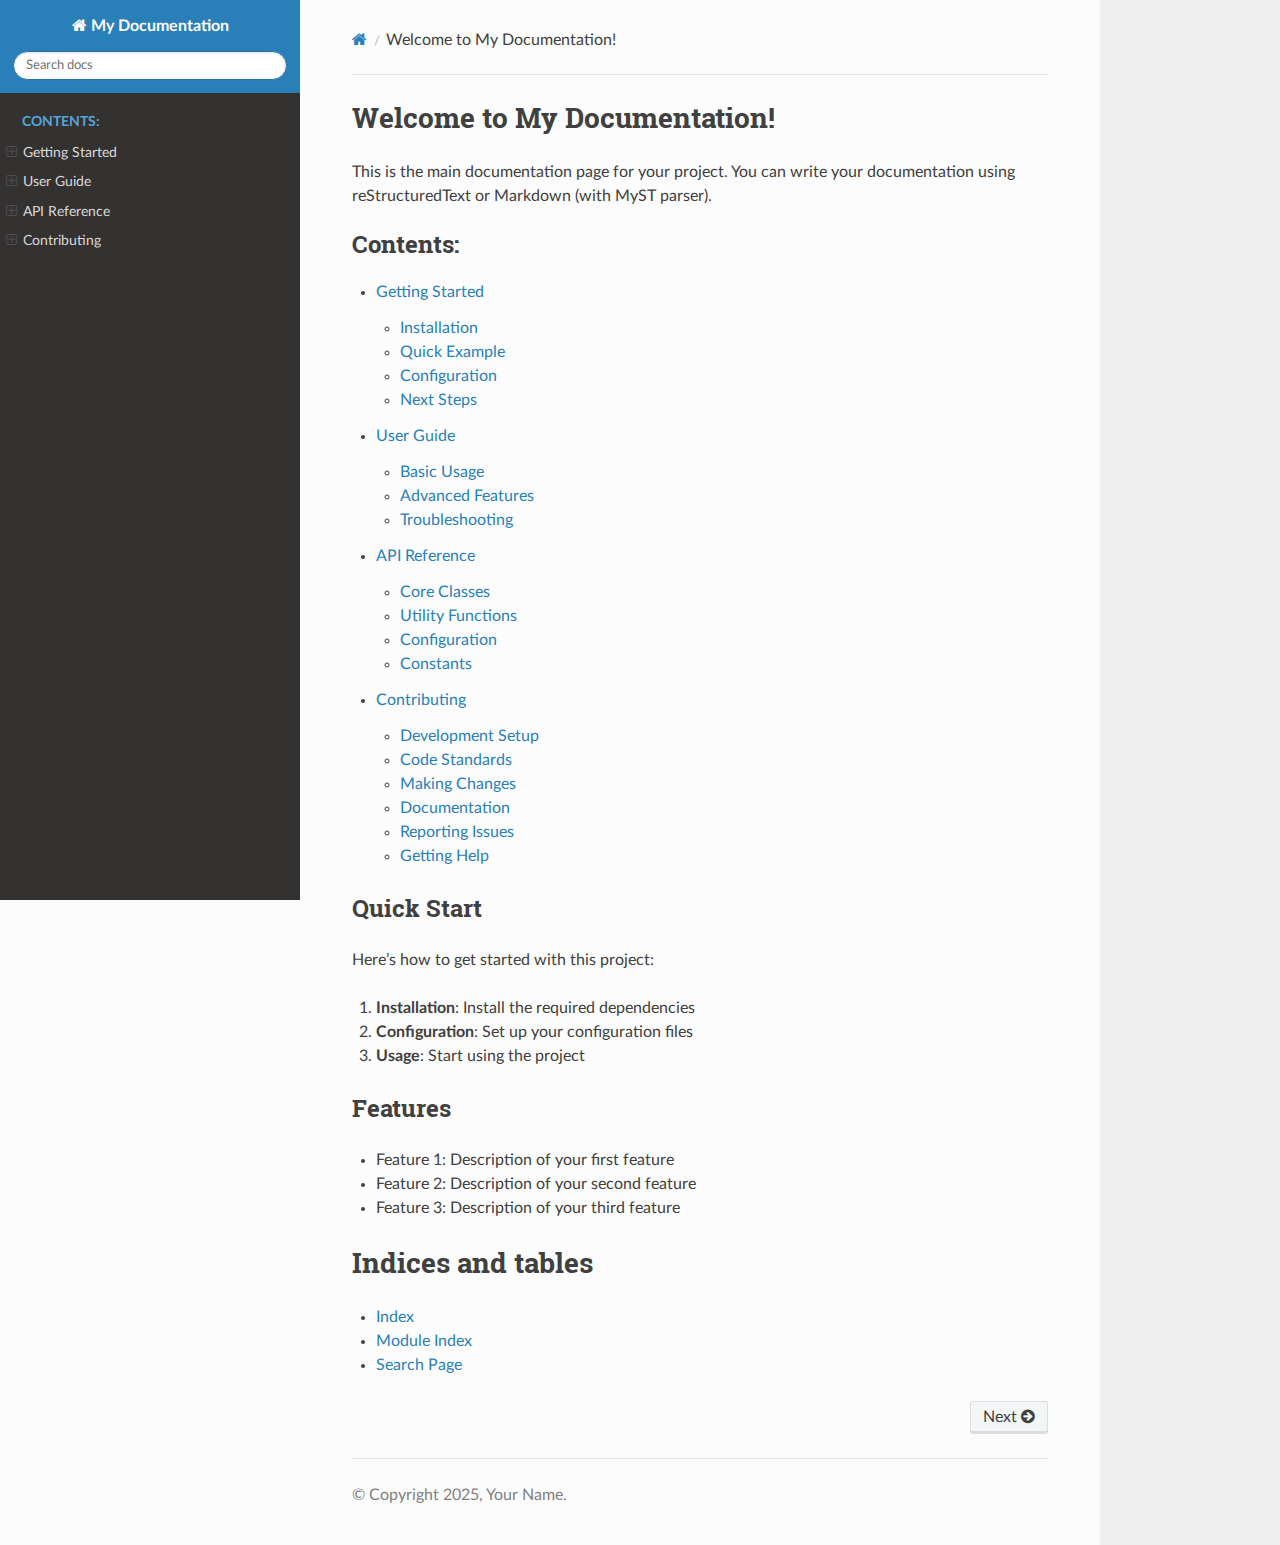
<file: docs/index.html>
<!DOCTYPE html>
<html class="writer-html5" lang="en" >
<head>
  <meta charset="utf-8" /><meta name="generator" content="Docutils 0.18.1: http://docutils.sourceforge.net/" />

  <meta name="viewport" content="width=device-width, initial-scale=1.0" />
  <title>Welcome to My Documentation! &mdash; My Documentation 1.0.0</title>
      <link rel="stylesheet" href="_static/pygments.css" type="text/css" />
      <link rel="stylesheet" href="_static/css/theme.css" type="text/css" />
      <link rel="stylesheet" href="_static/copybutton.css" type="text/css" />
      <link rel="stylesheet" href="_static/custom.css" type="text/css" />
  <!--[if lt IE 9]>
    <script src="_static/js/html5shiv.min.js"></script>
  <![endif]-->
  
        <script src="_static/jquery.js?v=5d32c60e"></script>
        <script src="_static/_sphinx_javascript_frameworks_compat.js?v=2cd50e6c"></script>
        <script data-url_root="./" id="documentation_options" src="_static/documentation_options.js?v=af2ce170"></script>
        <script src="_static/doctools.js?v=888ff710"></script>
        <script src="_static/sphinx_highlight.js?v=4825356b"></script>
        <script src="_static/clipboard.min.js?v=a7894cd8"></script>
        <script src="_static/copybutton.js?v=30646c52"></script>
    <script src="_static/js/theme.js"></script>
    <link rel="index" title="Index" href="genindex.html" />
    <link rel="search" title="Search" href="search.html" />
    <link rel="next" title="Getting Started" href="getting_started.html" /> 
</head>

<body class="wy-body-for-nav"> 
  <div class="wy-grid-for-nav">
    <nav data-toggle="wy-nav-shift" class="wy-nav-side">
      <div class="wy-side-scroll">
        <div class="wy-side-nav-search" >

          
          
          <a href="#" class="icon icon-home">
            My Documentation
          </a>
<div role="search">
  <form id="rtd-search-form" class="wy-form" action="search.html" method="get">
    <input type="text" name="q" placeholder="Search docs" aria-label="Search docs" />
    <input type="hidden" name="check_keywords" value="yes" />
    <input type="hidden" name="area" value="default" />
  </form>
</div>
        </div><div class="wy-menu wy-menu-vertical" data-spy="affix" role="navigation" aria-label="Navigation menu">
              <p class="caption" role="heading"><span class="caption-text">Contents:</span></p>
<ul>
<li class="toctree-l1"><a class="reference internal" href="getting_started.html">Getting Started</a><ul>
<li class="toctree-l2"><a class="reference internal" href="getting_started.html#installation">Installation</a><ul>
<li class="toctree-l3"><a class="reference internal" href="getting_started.html#prerequisites">Prerequisites</a></li>
<li class="toctree-l3"><a class="reference internal" href="getting_started.html#install-from-pypi">Install from PyPI</a></li>
<li class="toctree-l3"><a class="reference internal" href="getting_started.html#install-from-source">Install from Source</a></li>
</ul>
</li>
<li class="toctree-l2"><a class="reference internal" href="getting_started.html#quick-example">Quick Example</a></li>
<li class="toctree-l2"><a class="reference internal" href="getting_started.html#configuration">Configuration</a></li>
<li class="toctree-l2"><a class="reference internal" href="getting_started.html#next-steps">Next Steps</a></li>
</ul>
</li>
<li class="toctree-l1"><a class="reference internal" href="user_guide.html">User Guide</a><ul>
<li class="toctree-l2"><a class="reference internal" href="user_guide.html#basic-usage">Basic Usage</a><ul>
<li class="toctree-l3"><a class="reference internal" href="user_guide.html#core-concepts">Core Concepts</a></li>
<li class="toctree-l3"><a class="reference internal" href="user_guide.html#common-tasks">Common Tasks</a><ul>
<li class="toctree-l4"><a class="reference internal" href="user_guide.html#task-1-doing-something-important">Task 1: Doing Something Important</a></li>
<li class="toctree-l4"><a class="reference internal" href="user_guide.html#task-2-advanced-configuration">Task 2: Advanced Configuration</a></li>
</ul>
</li>
</ul>
</li>
<li class="toctree-l2"><a class="reference internal" href="user_guide.html#advanced-features">Advanced Features</a><ul>
<li class="toctree-l3"><a class="reference internal" href="user_guide.html#feature-1-advanced-functionality">Feature 1: Advanced Functionality</a></li>
<li class="toctree-l3"><a class="reference internal" href="user_guide.html#feature-2-integration">Feature 2: Integration</a></li>
</ul>
</li>
<li class="toctree-l2"><a class="reference internal" href="user_guide.html#troubleshooting">Troubleshooting</a><ul>
<li class="toctree-l3"><a class="reference internal" href="user_guide.html#common-issues">Common Issues</a></li>
<li class="toctree-l3"><a class="reference internal" href="user_guide.html#getting-help">Getting Help</a></li>
</ul>
</li>
</ul>
</li>
<li class="toctree-l1"><a class="reference internal" href="api_reference.html">API Reference</a><ul>
<li class="toctree-l2"><a class="reference internal" href="api_reference.html#core-classes">Core Classes</a><ul>
<li class="toctree-l3"><a class="reference internal" href="api_reference.html#example-class-documentation">Example Class Documentation</a><ul>
<li class="toctree-l4"><a class="reference internal" href="api_reference.html#do_something"><code class="docutils literal notranslate"><span class="pre">do_something()</span></code></a></li>
<li class="toctree-l4"><a class="reference internal" href="api_reference.html#configure"><code class="docutils literal notranslate"><span class="pre">configure()</span></code></a></li>
</ul>
</li>
</ul>
</li>
<li class="toctree-l2"><a class="reference internal" href="api_reference.html#utility-functions">Utility Functions</a></li>
<li class="toctree-l2"><a class="reference internal" href="api_reference.html#configuration">Configuration</a></li>
<li class="toctree-l2"><a class="reference internal" href="api_reference.html#constants">Constants</a></li>
</ul>
</li>
<li class="toctree-l1"><a class="reference internal" href="contributing.html">Contributing</a><ul>
<li class="toctree-l2"><a class="reference internal" href="contributing.html#development-setup">Development Setup</a><ul>
<li class="toctree-l3"><a class="reference internal" href="contributing.html#fork-and-clone">Fork and Clone</a></li>
<li class="toctree-l3"><a class="reference internal" href="contributing.html#development-environment">Development Environment</a></li>
</ul>
</li>
<li class="toctree-l2"><a class="reference internal" href="contributing.html#code-standards">Code Standards</a><ul>
<li class="toctree-l3"><a class="reference internal" href="contributing.html#style-guide">Style Guide</a></li>
<li class="toctree-l3"><a class="reference internal" href="contributing.html#code-quality-tools">Code Quality Tools</a></li>
<li class="toctree-l3"><a class="reference internal" href="contributing.html#running-quality-checks">Running Quality Checks</a></li>
</ul>
</li>
<li class="toctree-l2"><a class="reference internal" href="contributing.html#making-changes">Making Changes</a><ul>
<li class="toctree-l3"><a class="reference internal" href="contributing.html#workflow">Workflow</a></li>
<li class="toctree-l3"><a class="reference internal" href="contributing.html#commit-messages">Commit Messages</a></li>
<li class="toctree-l3"><a class="reference internal" href="contributing.html#testing">Testing</a></li>
</ul>
</li>
<li class="toctree-l2"><a class="reference internal" href="contributing.html#documentation">Documentation</a><ul>
<li class="toctree-l3"><a class="reference internal" href="contributing.html#building-docs-locally">Building Docs Locally</a></li>
<li class="toctree-l3"><a class="reference internal" href="contributing.html#writing-documentation">Writing Documentation</a></li>
</ul>
</li>
<li class="toctree-l2"><a class="reference internal" href="contributing.html#reporting-issues">Reporting Issues</a><ul>
<li class="toctree-l3"><a class="reference internal" href="contributing.html#bug-report-template">Bug Report Template</a></li>
</ul>
</li>
<li class="toctree-l2"><a class="reference internal" href="contributing.html#getting-help">Getting Help</a></li>
</ul>
</li>
</ul>

        </div>
      </div>
    </nav>

    <section data-toggle="wy-nav-shift" class="wy-nav-content-wrap"><nav class="wy-nav-top" aria-label="Mobile navigation menu" >
          <i data-toggle="wy-nav-top" class="fa fa-bars"></i>
          <a href="#">My Documentation</a>
      </nav>

      <div class="wy-nav-content">
        <div class="rst-content">
          <div role="navigation" aria-label="Page navigation">
  <ul class="wy-breadcrumbs">
      <li><a href="#" class="icon icon-home" aria-label="Home"></a></li>
      <li class="breadcrumb-item active">Welcome to My Documentation!</li>
      <li class="wy-breadcrumbs-aside">
      </li>
  </ul>
  <hr/>
</div>
          <div role="main" class="document" itemscope="itemscope" itemtype="http://schema.org/Article">
           <div itemprop="articleBody">
             
  <section id="welcome-to-my-documentation">
<h1>Welcome to My Documentation!<a class="headerlink" href="#welcome-to-my-documentation" title="Permalink to this heading"></a></h1>
<p>This is the main documentation page for your project. You can write your documentation using reStructuredText or Markdown (with MyST parser).</p>
<div class="toctree-wrapper compound">
<p class="caption" role="heading"><span class="caption-text">Contents:</span></p>
<ul>
<li class="toctree-l1"><a class="reference internal" href="getting_started.html">Getting Started</a><ul>
<li class="toctree-l2"><a class="reference internal" href="getting_started.html#installation">Installation</a></li>
<li class="toctree-l2"><a class="reference internal" href="getting_started.html#quick-example">Quick Example</a></li>
<li class="toctree-l2"><a class="reference internal" href="getting_started.html#configuration">Configuration</a></li>
<li class="toctree-l2"><a class="reference internal" href="getting_started.html#next-steps">Next Steps</a></li>
</ul>
</li>
<li class="toctree-l1"><a class="reference internal" href="user_guide.html">User Guide</a><ul>
<li class="toctree-l2"><a class="reference internal" href="user_guide.html#basic-usage">Basic Usage</a></li>
<li class="toctree-l2"><a class="reference internal" href="user_guide.html#advanced-features">Advanced Features</a></li>
<li class="toctree-l2"><a class="reference internal" href="user_guide.html#troubleshooting">Troubleshooting</a></li>
</ul>
</li>
<li class="toctree-l1"><a class="reference internal" href="api_reference.html">API Reference</a><ul>
<li class="toctree-l2"><a class="reference internal" href="api_reference.html#core-classes">Core Classes</a></li>
<li class="toctree-l2"><a class="reference internal" href="api_reference.html#utility-functions">Utility Functions</a></li>
<li class="toctree-l2"><a class="reference internal" href="api_reference.html#configuration">Configuration</a></li>
<li class="toctree-l2"><a class="reference internal" href="api_reference.html#constants">Constants</a></li>
</ul>
</li>
<li class="toctree-l1"><a class="reference internal" href="contributing.html">Contributing</a><ul>
<li class="toctree-l2"><a class="reference internal" href="contributing.html#development-setup">Development Setup</a></li>
<li class="toctree-l2"><a class="reference internal" href="contributing.html#code-standards">Code Standards</a></li>
<li class="toctree-l2"><a class="reference internal" href="contributing.html#making-changes">Making Changes</a></li>
<li class="toctree-l2"><a class="reference internal" href="contributing.html#documentation">Documentation</a></li>
<li class="toctree-l2"><a class="reference internal" href="contributing.html#reporting-issues">Reporting Issues</a></li>
<li class="toctree-l2"><a class="reference internal" href="contributing.html#getting-help">Getting Help</a></li>
</ul>
</li>
</ul>
</div>
<section id="quick-start">
<h2>Quick Start<a class="headerlink" href="#quick-start" title="Permalink to this heading"></a></h2>
<p>Here’s how to get started with this project:</p>
<ol class="arabic simple">
<li><p><strong>Installation</strong>: Install the required dependencies</p></li>
<li><p><strong>Configuration</strong>: Set up your configuration files</p></li>
<li><p><strong>Usage</strong>: Start using the project</p></li>
</ol>
</section>
<section id="features">
<h2>Features<a class="headerlink" href="#features" title="Permalink to this heading"></a></h2>
<ul class="simple">
<li><p>Feature 1: Description of your first feature</p></li>
<li><p>Feature 2: Description of your second feature</p></li>
<li><p>Feature 3: Description of your third feature</p></li>
</ul>
</section>
</section>
<section id="indices-and-tables">
<h1>Indices and tables<a class="headerlink" href="#indices-and-tables" title="Permalink to this heading"></a></h1>
<ul class="simple">
<li><p><a class="reference internal" href="genindex.html"><span class="std std-ref">Index</span></a></p></li>
<li><p><a class="reference internal" href="py-modindex.html"><span class="std std-ref">Module Index</span></a></p></li>
<li><p><a class="reference internal" href="search.html"><span class="std std-ref">Search Page</span></a></p></li>
</ul>
</section>


           </div>
          </div>
          <footer><div class="rst-footer-buttons" role="navigation" aria-label="Footer">
        <a href="getting_started.html" class="btn btn-neutral float-right" title="Getting Started" accesskey="n" rel="next">Next <span class="fa fa-arrow-circle-right" aria-hidden="true"></span></a>
    </div>

  <hr/>

  <div role="contentinfo">
    <p>&#169; Copyright 2025, Your Name.</p>
  </div>

   

</footer>
        </div>
      </div>
    </section>
  </div>
  <script>
      jQuery(function () {
          SphinxRtdTheme.Navigation.enable(true);
      });
  </script> 

</body>
</html>
</file>
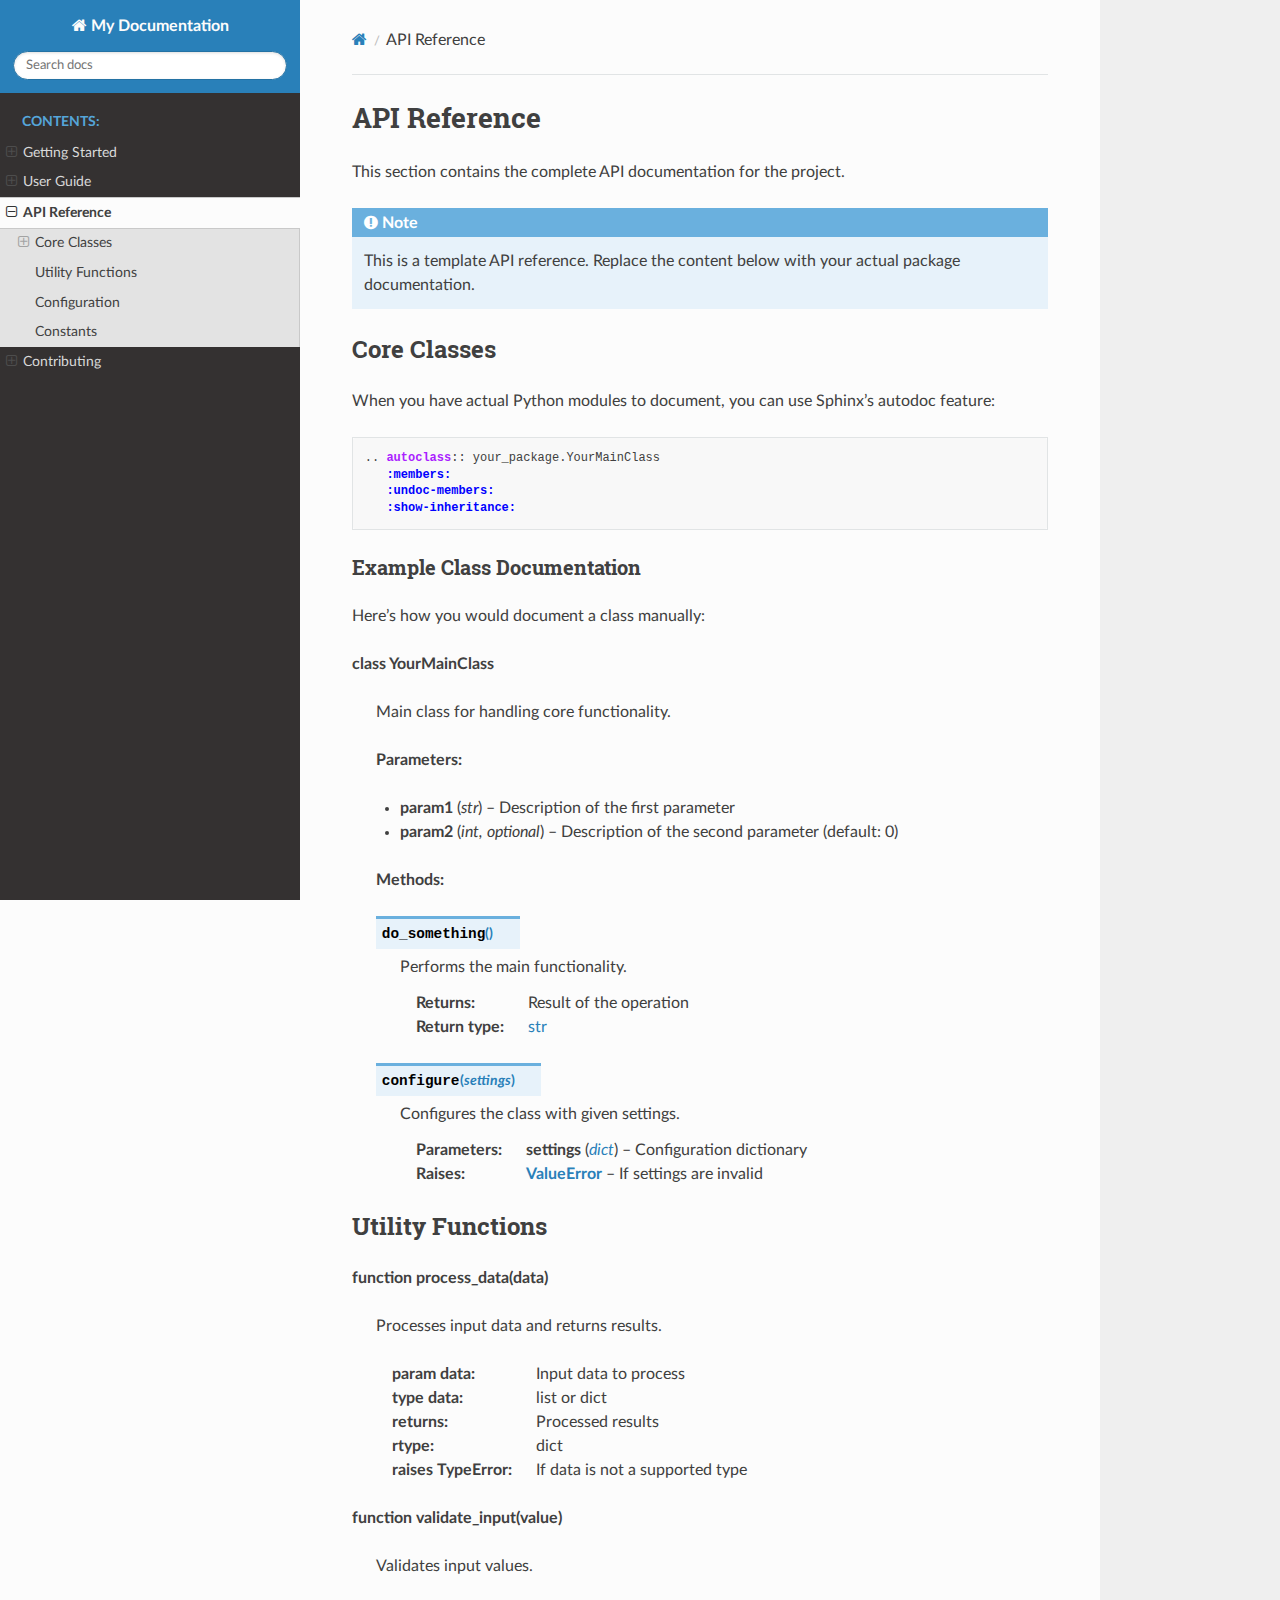
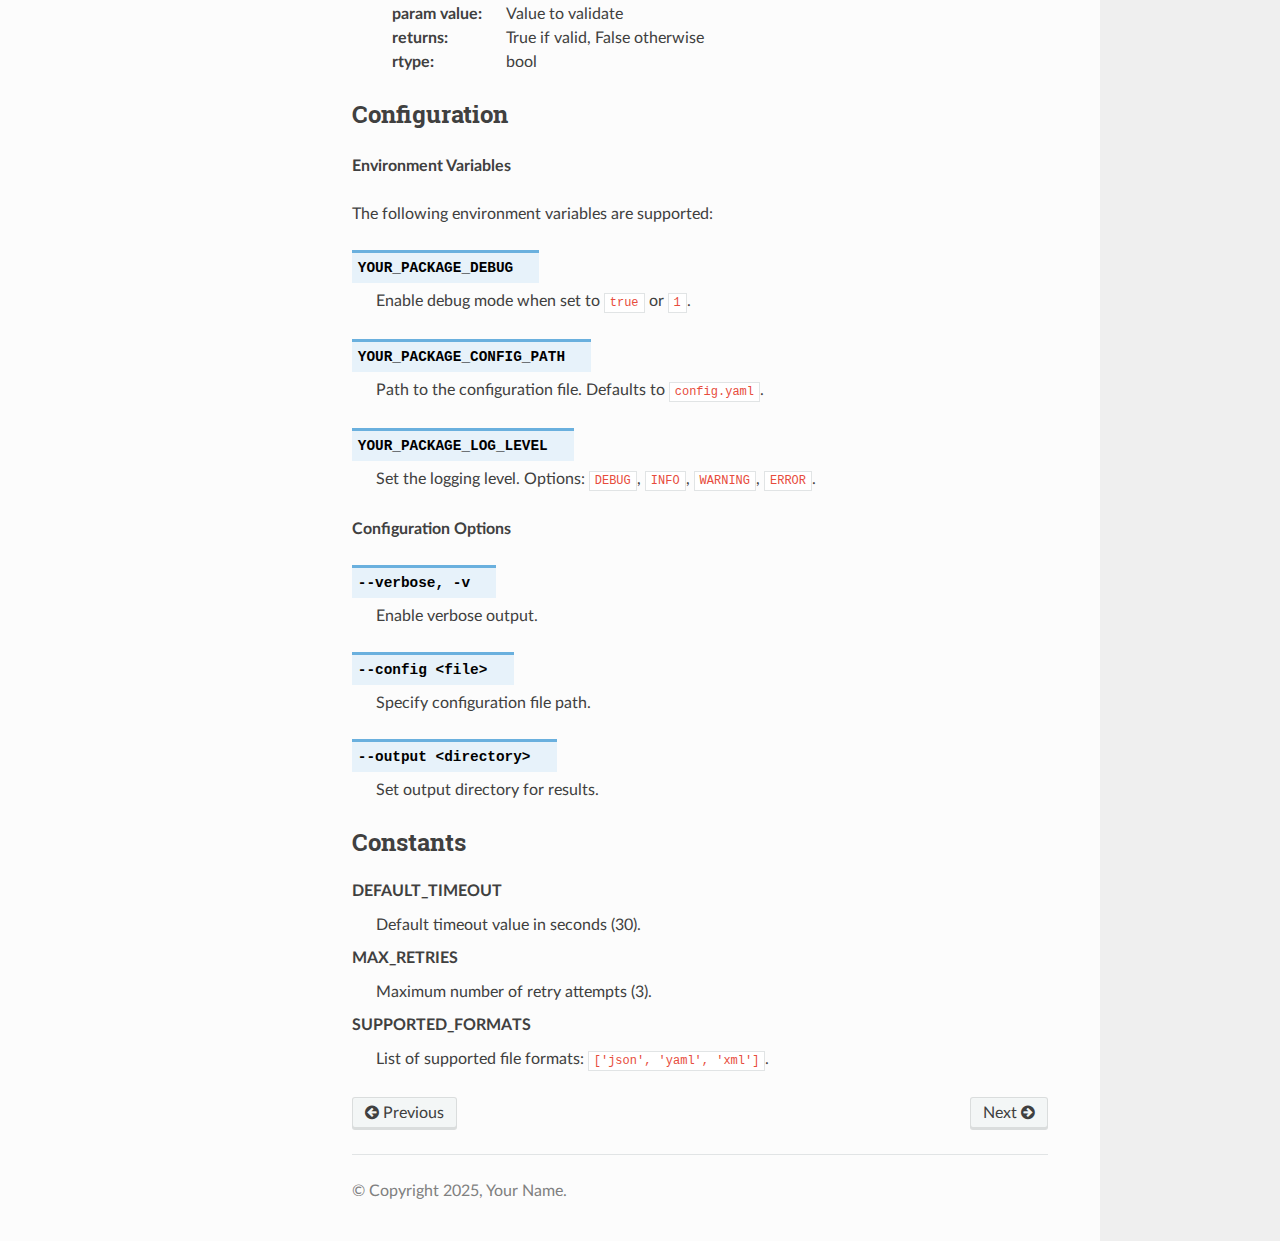
<file: docs/api_reference.html>
<!DOCTYPE html>
<html class="writer-html5" lang="en" >
<head>
  <meta charset="utf-8" /><meta name="generator" content="Docutils 0.18.1: http://docutils.sourceforge.net/" />

  <meta name="viewport" content="width=device-width, initial-scale=1.0" />
  <title>API Reference &mdash; My Documentation 1.0.0</title>
      <link rel="stylesheet" href="_static/pygments.css" type="text/css" />
      <link rel="stylesheet" href="_static/css/theme.css" type="text/css" />
      <link rel="stylesheet" href="_static/copybutton.css" type="text/css" />
      <link rel="stylesheet" href="_static/custom.css" type="text/css" />
  <!--[if lt IE 9]>
    <script src="_static/js/html5shiv.min.js"></script>
  <![endif]-->
  
        <script src="_static/jquery.js?v=5d32c60e"></script>
        <script src="_static/_sphinx_javascript_frameworks_compat.js?v=2cd50e6c"></script>
        <script data-url_root="./" id="documentation_options" src="_static/documentation_options.js?v=af2ce170"></script>
        <script src="_static/doctools.js?v=888ff710"></script>
        <script src="_static/sphinx_highlight.js?v=4825356b"></script>
        <script src="_static/clipboard.min.js?v=a7894cd8"></script>
        <script src="_static/copybutton.js?v=30646c52"></script>
    <script src="_static/js/theme.js"></script>
    <link rel="index" title="Index" href="genindex.html" />
    <link rel="search" title="Search" href="search.html" />
    <link rel="next" title="Contributing" href="contributing.html" />
    <link rel="prev" title="User Guide" href="user_guide.html" /> 
</head>

<body class="wy-body-for-nav"> 
  <div class="wy-grid-for-nav">
    <nav data-toggle="wy-nav-shift" class="wy-nav-side">
      <div class="wy-side-scroll">
        <div class="wy-side-nav-search" >

          
          
          <a href="index.html" class="icon icon-home">
            My Documentation
          </a>
<div role="search">
  <form id="rtd-search-form" class="wy-form" action="search.html" method="get">
    <input type="text" name="q" placeholder="Search docs" aria-label="Search docs" />
    <input type="hidden" name="check_keywords" value="yes" />
    <input type="hidden" name="area" value="default" />
  </form>
</div>
        </div><div class="wy-menu wy-menu-vertical" data-spy="affix" role="navigation" aria-label="Navigation menu">
              <p class="caption" role="heading"><span class="caption-text">Contents:</span></p>
<ul class="current">
<li class="toctree-l1"><a class="reference internal" href="getting_started.html">Getting Started</a><ul>
<li class="toctree-l2"><a class="reference internal" href="getting_started.html#installation">Installation</a><ul>
<li class="toctree-l3"><a class="reference internal" href="getting_started.html#prerequisites">Prerequisites</a></li>
<li class="toctree-l3"><a class="reference internal" href="getting_started.html#install-from-pypi">Install from PyPI</a></li>
<li class="toctree-l3"><a class="reference internal" href="getting_started.html#install-from-source">Install from Source</a></li>
</ul>
</li>
<li class="toctree-l2"><a class="reference internal" href="getting_started.html#quick-example">Quick Example</a></li>
<li class="toctree-l2"><a class="reference internal" href="getting_started.html#configuration">Configuration</a></li>
<li class="toctree-l2"><a class="reference internal" href="getting_started.html#next-steps">Next Steps</a></li>
</ul>
</li>
<li class="toctree-l1"><a class="reference internal" href="user_guide.html">User Guide</a><ul>
<li class="toctree-l2"><a class="reference internal" href="user_guide.html#basic-usage">Basic Usage</a><ul>
<li class="toctree-l3"><a class="reference internal" href="user_guide.html#core-concepts">Core Concepts</a></li>
<li class="toctree-l3"><a class="reference internal" href="user_guide.html#common-tasks">Common Tasks</a><ul>
<li class="toctree-l4"><a class="reference internal" href="user_guide.html#task-1-doing-something-important">Task 1: Doing Something Important</a></li>
<li class="toctree-l4"><a class="reference internal" href="user_guide.html#task-2-advanced-configuration">Task 2: Advanced Configuration</a></li>
</ul>
</li>
</ul>
</li>
<li class="toctree-l2"><a class="reference internal" href="user_guide.html#advanced-features">Advanced Features</a><ul>
<li class="toctree-l3"><a class="reference internal" href="user_guide.html#feature-1-advanced-functionality">Feature 1: Advanced Functionality</a></li>
<li class="toctree-l3"><a class="reference internal" href="user_guide.html#feature-2-integration">Feature 2: Integration</a></li>
</ul>
</li>
<li class="toctree-l2"><a class="reference internal" href="user_guide.html#troubleshooting">Troubleshooting</a><ul>
<li class="toctree-l3"><a class="reference internal" href="user_guide.html#common-issues">Common Issues</a></li>
<li class="toctree-l3"><a class="reference internal" href="user_guide.html#getting-help">Getting Help</a></li>
</ul>
</li>
</ul>
</li>
<li class="toctree-l1 current"><a class="current reference internal" href="#">API Reference</a><ul>
<li class="toctree-l2"><a class="reference internal" href="#core-classes">Core Classes</a><ul>
<li class="toctree-l3"><a class="reference internal" href="#example-class-documentation">Example Class Documentation</a><ul>
<li class="toctree-l4"><a class="reference internal" href="#do_something"><code class="docutils literal notranslate"><span class="pre">do_something()</span></code></a></li>
<li class="toctree-l4"><a class="reference internal" href="#configure"><code class="docutils literal notranslate"><span class="pre">configure()</span></code></a></li>
</ul>
</li>
</ul>
</li>
<li class="toctree-l2"><a class="reference internal" href="#utility-functions">Utility Functions</a></li>
<li class="toctree-l2"><a class="reference internal" href="#configuration">Configuration</a></li>
<li class="toctree-l2"><a class="reference internal" href="#constants">Constants</a></li>
</ul>
</li>
<li class="toctree-l1"><a class="reference internal" href="contributing.html">Contributing</a><ul>
<li class="toctree-l2"><a class="reference internal" href="contributing.html#development-setup">Development Setup</a><ul>
<li class="toctree-l3"><a class="reference internal" href="contributing.html#fork-and-clone">Fork and Clone</a></li>
<li class="toctree-l3"><a class="reference internal" href="contributing.html#development-environment">Development Environment</a></li>
</ul>
</li>
<li class="toctree-l2"><a class="reference internal" href="contributing.html#code-standards">Code Standards</a><ul>
<li class="toctree-l3"><a class="reference internal" href="contributing.html#style-guide">Style Guide</a></li>
<li class="toctree-l3"><a class="reference internal" href="contributing.html#code-quality-tools">Code Quality Tools</a></li>
<li class="toctree-l3"><a class="reference internal" href="contributing.html#running-quality-checks">Running Quality Checks</a></li>
</ul>
</li>
<li class="toctree-l2"><a class="reference internal" href="contributing.html#making-changes">Making Changes</a><ul>
<li class="toctree-l3"><a class="reference internal" href="contributing.html#workflow">Workflow</a></li>
<li class="toctree-l3"><a class="reference internal" href="contributing.html#commit-messages">Commit Messages</a></li>
<li class="toctree-l3"><a class="reference internal" href="contributing.html#testing">Testing</a></li>
</ul>
</li>
<li class="toctree-l2"><a class="reference internal" href="contributing.html#documentation">Documentation</a><ul>
<li class="toctree-l3"><a class="reference internal" href="contributing.html#building-docs-locally">Building Docs Locally</a></li>
<li class="toctree-l3"><a class="reference internal" href="contributing.html#writing-documentation">Writing Documentation</a></li>
</ul>
</li>
<li class="toctree-l2"><a class="reference internal" href="contributing.html#reporting-issues">Reporting Issues</a><ul>
<li class="toctree-l3"><a class="reference internal" href="contributing.html#bug-report-template">Bug Report Template</a></li>
</ul>
</li>
<li class="toctree-l2"><a class="reference internal" href="contributing.html#getting-help">Getting Help</a></li>
</ul>
</li>
</ul>

        </div>
      </div>
    </nav>

    <section data-toggle="wy-nav-shift" class="wy-nav-content-wrap"><nav class="wy-nav-top" aria-label="Mobile navigation menu" >
          <i data-toggle="wy-nav-top" class="fa fa-bars"></i>
          <a href="index.html">My Documentation</a>
      </nav>

      <div class="wy-nav-content">
        <div class="rst-content">
          <div role="navigation" aria-label="Page navigation">
  <ul class="wy-breadcrumbs">
      <li><a href="index.html" class="icon icon-home" aria-label="Home"></a></li>
      <li class="breadcrumb-item active">API Reference</li>
      <li class="wy-breadcrumbs-aside">
      </li>
  </ul>
  <hr/>
</div>
          <div role="main" class="document" itemscope="itemscope" itemtype="http://schema.org/Article">
           <div itemprop="articleBody">
             
  <section id="api-reference">
<h1>API Reference<a class="headerlink" href="#api-reference" title="Permalink to this heading"></a></h1>
<p>This section contains the complete API documentation for the project.</p>
<div class="admonition note">
<p class="admonition-title">Note</p>
<p>This is a template API reference. Replace the content below with your actual package documentation.</p>
</div>
<section id="core-classes">
<h2>Core Classes<a class="headerlink" href="#core-classes" title="Permalink to this heading"></a></h2>
<p>When you have actual Python modules to document, you can use Sphinx’s autodoc feature:</p>
<div class="highlight-rst notranslate"><div class="highlight"><pre><span></span><span class="p">..</span> <span class="ow">autoclass</span><span class="p">::</span> your_package.YourMainClass
   <span class="nc">:members:</span>
   <span class="nc">:undoc-members:</span>
   <span class="nc">:show-inheritance:</span>
</pre></div>
</div>
<section id="example-class-documentation">
<h3>Example Class Documentation<a class="headerlink" href="#example-class-documentation" title="Permalink to this heading"></a></h3>
<p>Here’s how you would document a class manually:</p>
<p><strong>class YourMainClass</strong></p>
<blockquote>
<div><p>Main class for handling core functionality.</p>
<p><strong>Parameters:</strong></p>
<ul class="simple">
<li><p><strong>param1</strong> (<em>str</em>) – Description of the first parameter</p></li>
<li><p><strong>param2</strong> (<em>int, optional</em>) – Description of the second parameter (default: 0)</p></li>
</ul>
<p><strong>Methods:</strong></p>
<dl class="py method">
<dt class="sig sig-object py" id="do_something">
<span class="sig-name descname"><span class="pre">do_something</span></span><span class="sig-paren">(</span><span class="sig-paren">)</span><a class="headerlink" href="#do_something" title="Permalink to this definition"></a></dt>
<dd><p>Performs the main functionality.</p>
<dl class="field-list simple">
<dt class="field-odd">Returns<span class="colon">:</span></dt>
<dd class="field-odd"><p>Result of the operation</p>
</dd>
<dt class="field-even">Return type<span class="colon">:</span></dt>
<dd class="field-even"><p><a class="reference external" href="https://docs.python.org/3/library/stdtypes.html#str" title="(in Python v3.13)">str</a></p>
</dd>
</dl>
</dd></dl>

<dl class="py method">
<dt class="sig sig-object py" id="configure">
<span class="sig-name descname"><span class="pre">configure</span></span><span class="sig-paren">(</span><em class="sig-param"><span class="n"><span class="pre">settings</span></span></em><span class="sig-paren">)</span><a class="headerlink" href="#configure" title="Permalink to this definition"></a></dt>
<dd><p>Configures the class with given settings.</p>
<dl class="field-list simple">
<dt class="field-odd">Parameters<span class="colon">:</span></dt>
<dd class="field-odd"><p><strong>settings</strong> (<a class="reference external" href="https://docs.python.org/3/library/stdtypes.html#dict" title="(in Python v3.13)"><em>dict</em></a>) – Configuration dictionary</p>
</dd>
<dt class="field-even">Raises<span class="colon">:</span></dt>
<dd class="field-even"><p><a class="reference external" href="https://docs.python.org/3/library/exceptions.html#ValueError" title="(in Python v3.13)"><strong>ValueError</strong></a> – If settings are invalid</p>
</dd>
</dl>
</dd></dl>

</div></blockquote>
</section>
</section>
<section id="utility-functions">
<h2>Utility Functions<a class="headerlink" href="#utility-functions" title="Permalink to this heading"></a></h2>
<p><strong>function process_data(data)</strong></p>
<blockquote>
<div><p>Processes input data and returns results.</p>
<dl class="field-list simple">
<dt class="field-odd">param data<span class="colon">:</span></dt>
<dd class="field-odd"><p>Input data to process</p>
</dd>
<dt class="field-even">type data<span class="colon">:</span></dt>
<dd class="field-even"><p>list or dict</p>
</dd>
<dt class="field-odd">returns<span class="colon">:</span></dt>
<dd class="field-odd"><p>Processed results</p>
</dd>
<dt class="field-even">rtype<span class="colon">:</span></dt>
<dd class="field-even"><p>dict</p>
</dd>
<dt class="field-odd">raises TypeError<span class="colon">:</span></dt>
<dd class="field-odd"><p>If data is not a supported type</p>
</dd>
</dl>
</div></blockquote>
<p><strong>function validate_input(value)</strong></p>
<blockquote>
<div><p>Validates input values.</p>
<dl class="field-list simple">
<dt class="field-odd">param value<span class="colon">:</span></dt>
<dd class="field-odd"><p>Value to validate</p>
</dd>
<dt class="field-even">returns<span class="colon">:</span></dt>
<dd class="field-even"><p>True if valid, False otherwise</p>
</dd>
<dt class="field-odd">rtype<span class="colon">:</span></dt>
<dd class="field-odd"><p>bool</p>
</dd>
</dl>
</div></blockquote>
</section>
<section id="configuration">
<h2>Configuration<a class="headerlink" href="#configuration" title="Permalink to this heading"></a></h2>
<p><strong>Environment Variables</strong></p>
<p>The following environment variables are supported:</p>
<dl class="std envvar">
<dt class="sig sig-object std" id="envvar-YOUR_PACKAGE_DEBUG">
<span class="sig-name descname"><span class="pre">YOUR_PACKAGE_DEBUG</span></span><a class="headerlink" href="#envvar-YOUR_PACKAGE_DEBUG" title="Permalink to this definition"></a></dt>
<dd><p>Enable debug mode when set to <code class="docutils literal notranslate"><span class="pre">true</span></code> or <code class="docutils literal notranslate"><span class="pre">1</span></code>.</p>
</dd></dl>

<dl class="std envvar">
<dt class="sig sig-object std" id="envvar-YOUR_PACKAGE_CONFIG_PATH">
<span class="sig-name descname"><span class="pre">YOUR_PACKAGE_CONFIG_PATH</span></span><a class="headerlink" href="#envvar-YOUR_PACKAGE_CONFIG_PATH" title="Permalink to this definition"></a></dt>
<dd><p>Path to the configuration file. Defaults to <code class="docutils literal notranslate"><span class="pre">config.yaml</span></code>.</p>
</dd></dl>

<dl class="std envvar">
<dt class="sig sig-object std" id="envvar-YOUR_PACKAGE_LOG_LEVEL">
<span class="sig-name descname"><span class="pre">YOUR_PACKAGE_LOG_LEVEL</span></span><a class="headerlink" href="#envvar-YOUR_PACKAGE_LOG_LEVEL" title="Permalink to this definition"></a></dt>
<dd><p>Set the logging level. Options: <code class="docutils literal notranslate"><span class="pre">DEBUG</span></code>, <code class="docutils literal notranslate"><span class="pre">INFO</span></code>, <code class="docutils literal notranslate"><span class="pre">WARNING</span></code>, <code class="docutils literal notranslate"><span class="pre">ERROR</span></code>.</p>
</dd></dl>

<p><strong>Configuration Options</strong></p>
<dl class="std option">
<dt class="sig sig-object std" id="cmdoption-verbose">
<span id="cmdoption-v"></span><span class="sig-name descname"><span class="pre">--verbose</span></span><span class="sig-prename descclassname"></span><span class="sig-prename descclassname"><span class="pre">,</span> </span><span class="sig-name descname"><span class="pre">-v</span></span><span class="sig-prename descclassname"></span><a class="headerlink" href="#cmdoption-verbose" title="Permalink to this definition"></a></dt>
<dd><p>Enable verbose output.</p>
</dd></dl>

<dl class="std option">
<dt class="sig sig-object std" id="cmdoption-config">
<span class="sig-name descname"><span class="pre">--config</span></span><span class="sig-prename descclassname"> <span class="pre">&lt;file&gt;</span></span><a class="headerlink" href="#cmdoption-config" title="Permalink to this definition"></a></dt>
<dd><p>Specify configuration file path.</p>
</dd></dl>

<dl class="std option">
<dt class="sig sig-object std" id="cmdoption-output">
<span class="sig-name descname"><span class="pre">--output</span></span><span class="sig-prename descclassname"> <span class="pre">&lt;directory&gt;</span></span><a class="headerlink" href="#cmdoption-output" title="Permalink to this definition"></a></dt>
<dd><p>Set output directory for results.</p>
</dd></dl>

</section>
<section id="constants">
<h2>Constants<a class="headerlink" href="#constants" title="Permalink to this heading"></a></h2>
<dl class="simple">
<dt><strong>DEFAULT_TIMEOUT</strong></dt><dd><p>Default timeout value in seconds (30).</p>
</dd>
<dt><strong>MAX_RETRIES</strong></dt><dd><p>Maximum number of retry attempts (3).</p>
</dd>
<dt><strong>SUPPORTED_FORMATS</strong></dt><dd><p>List of supported file formats: <code class="docutils literal notranslate"><span class="pre">['json',</span> <span class="pre">'yaml',</span> <span class="pre">'xml']</span></code>.</p>
</dd>
</dl>
</section>
</section>


           </div>
          </div>
          <footer><div class="rst-footer-buttons" role="navigation" aria-label="Footer">
        <a href="user_guide.html" class="btn btn-neutral float-left" title="User Guide" accesskey="p" rel="prev"><span class="fa fa-arrow-circle-left" aria-hidden="true"></span> Previous</a>
        <a href="contributing.html" class="btn btn-neutral float-right" title="Contributing" accesskey="n" rel="next">Next <span class="fa fa-arrow-circle-right" aria-hidden="true"></span></a>
    </div>

  <hr/>

  <div role="contentinfo">
    <p>&#169; Copyright 2025, Your Name.</p>
  </div>

   

</footer>
        </div>
      </div>
    </section>
  </div>
  <script>
      jQuery(function () {
          SphinxRtdTheme.Navigation.enable(true);
      });
  </script> 

</body>
</html>
</file>
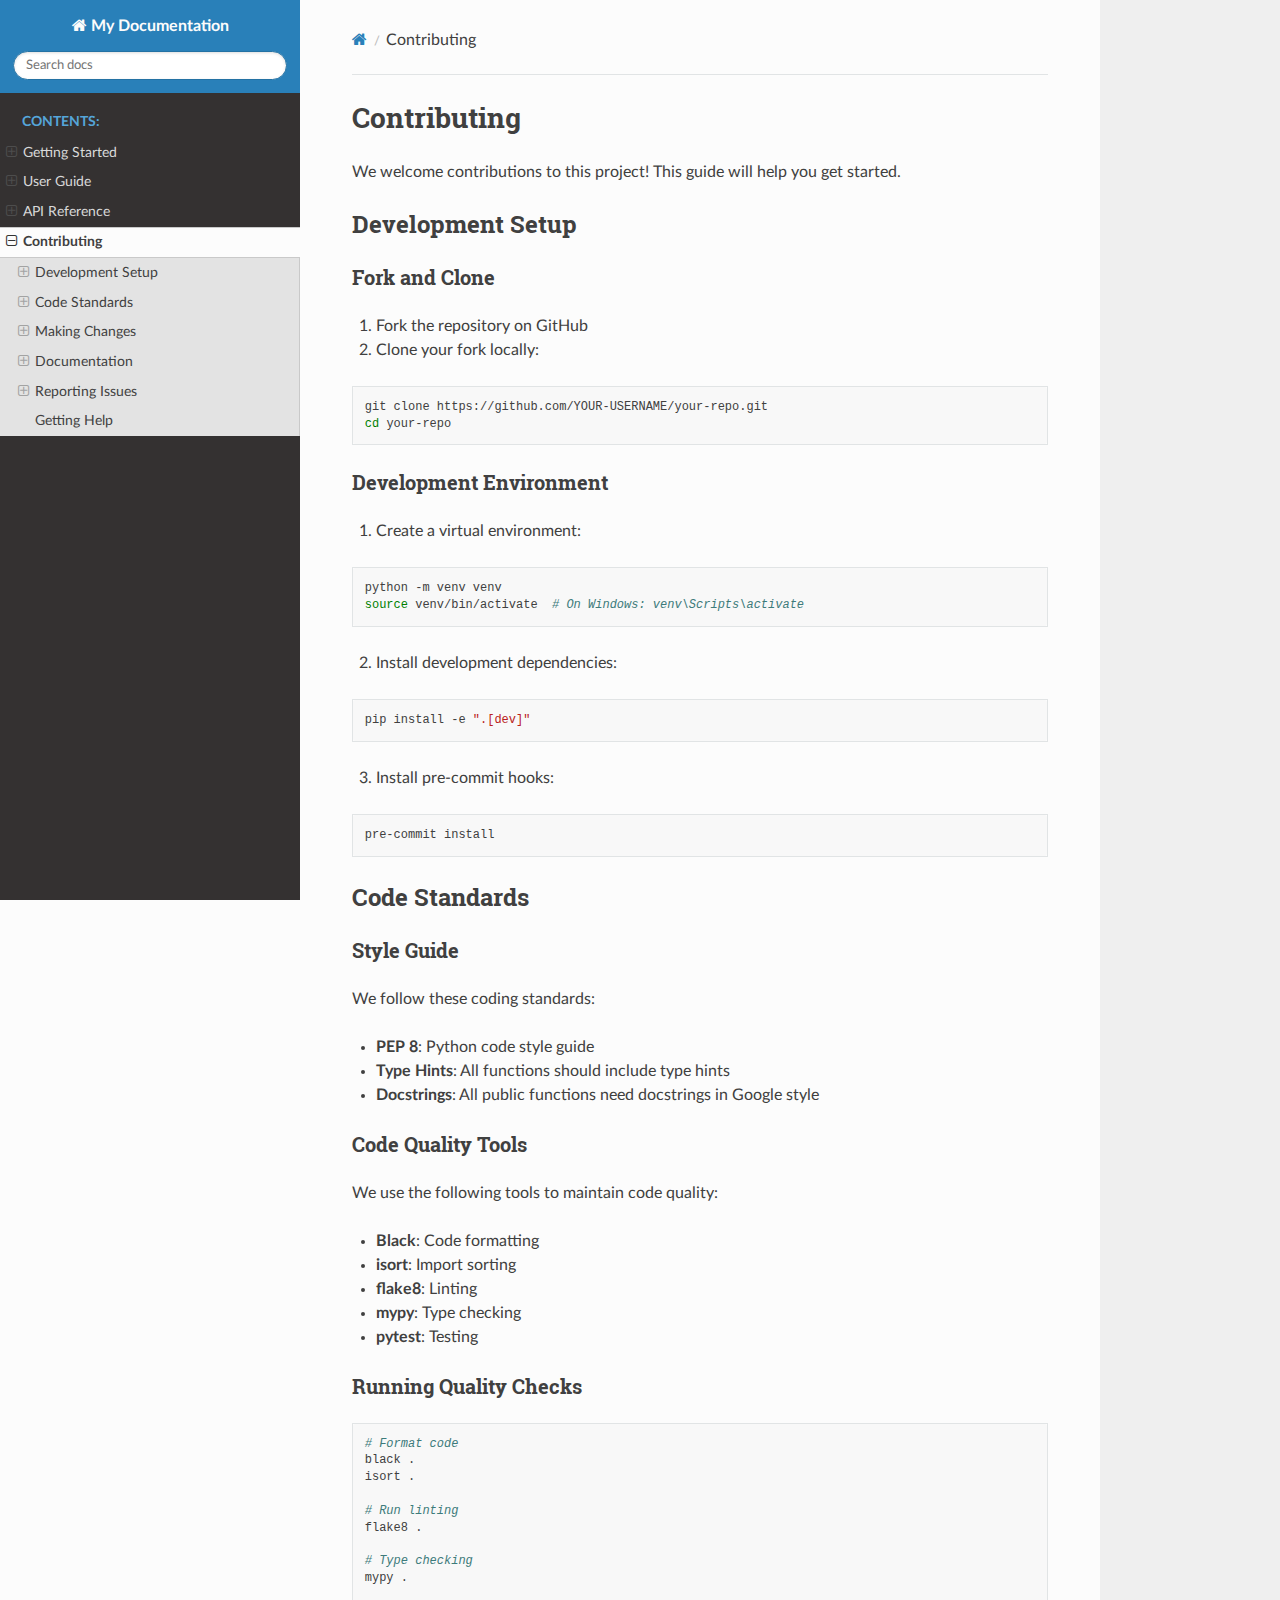
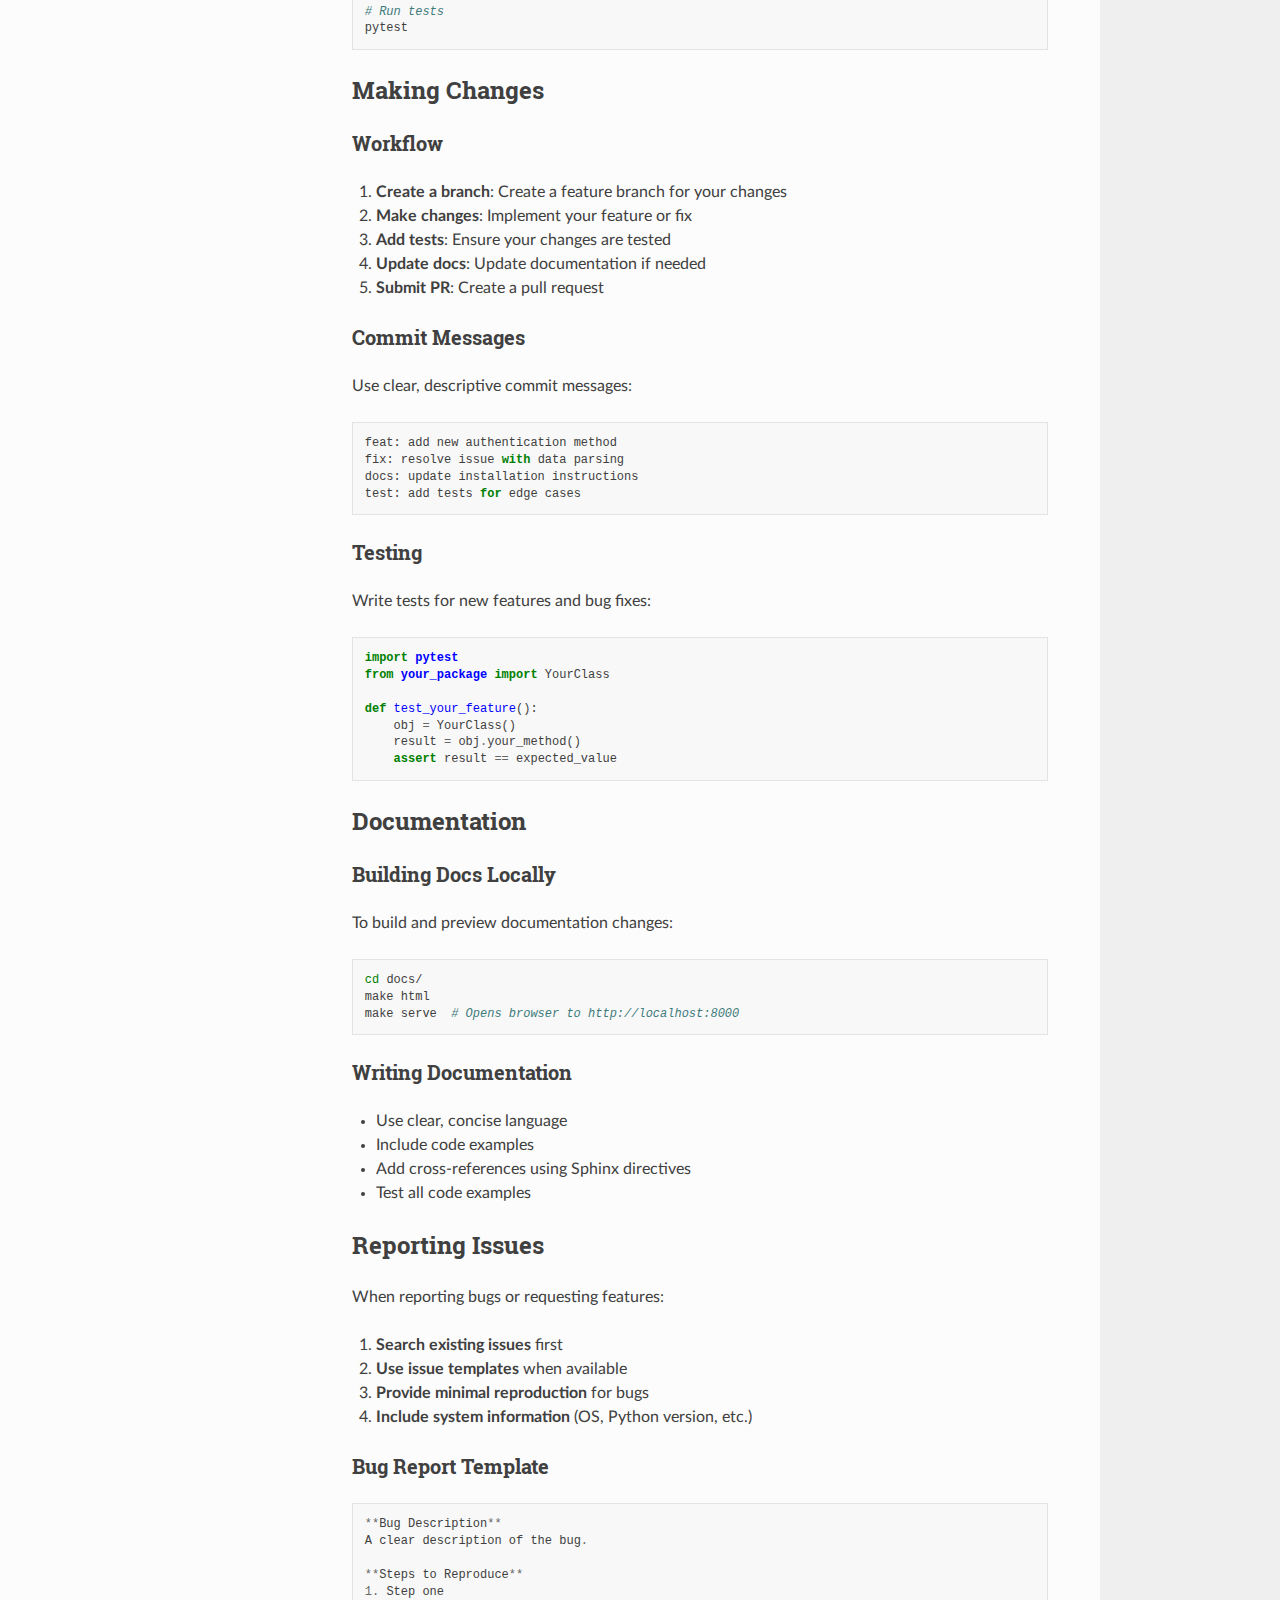
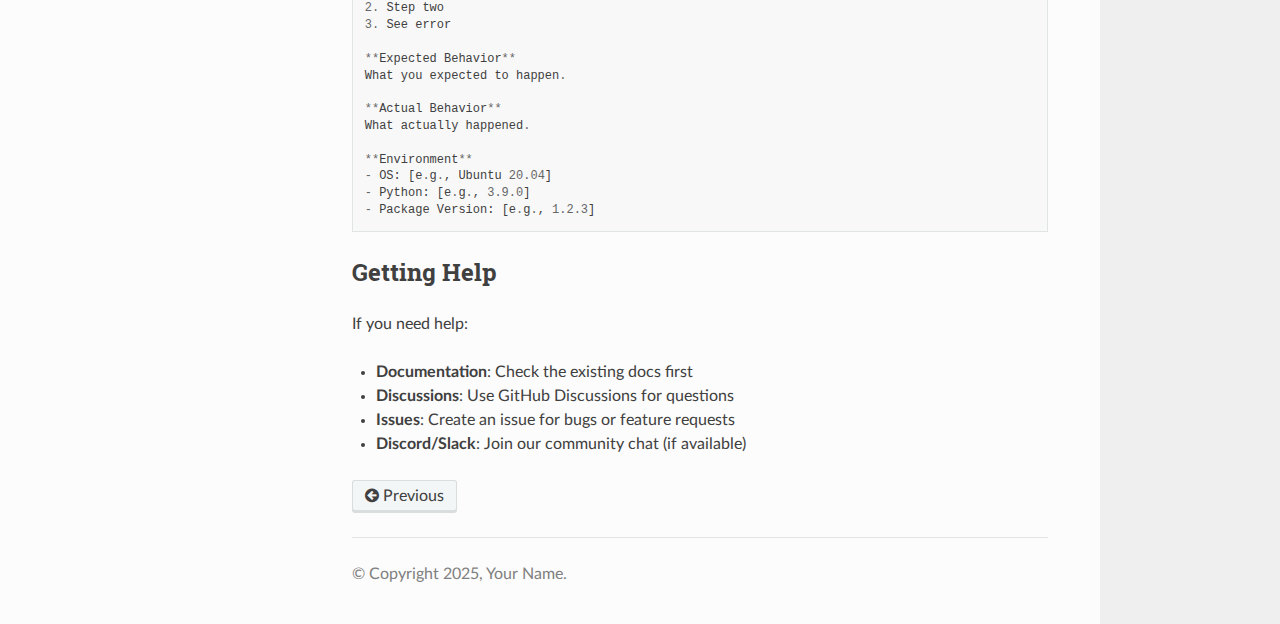
<file: docs/contributing.html>
<!DOCTYPE html>
<html class="writer-html5" lang="en" >
<head>
  <meta charset="utf-8" /><meta name="generator" content="Docutils 0.18.1: http://docutils.sourceforge.net/" />

  <meta name="viewport" content="width=device-width, initial-scale=1.0" />
  <title>Contributing &mdash; My Documentation 1.0.0</title>
      <link rel="stylesheet" href="_static/pygments.css" type="text/css" />
      <link rel="stylesheet" href="_static/css/theme.css" type="text/css" />
      <link rel="stylesheet" href="_static/copybutton.css" type="text/css" />
      <link rel="stylesheet" href="_static/custom.css" type="text/css" />
  <!--[if lt IE 9]>
    <script src="_static/js/html5shiv.min.js"></script>
  <![endif]-->
  
        <script src="_static/jquery.js?v=5d32c60e"></script>
        <script src="_static/_sphinx_javascript_frameworks_compat.js?v=2cd50e6c"></script>
        <script data-url_root="./" id="documentation_options" src="_static/documentation_options.js?v=af2ce170"></script>
        <script src="_static/doctools.js?v=888ff710"></script>
        <script src="_static/sphinx_highlight.js?v=4825356b"></script>
        <script src="_static/clipboard.min.js?v=a7894cd8"></script>
        <script src="_static/copybutton.js?v=30646c52"></script>
    <script src="_static/js/theme.js"></script>
    <link rel="index" title="Index" href="genindex.html" />
    <link rel="search" title="Search" href="search.html" />
    <link rel="prev" title="API Reference" href="api_reference.html" /> 
</head>

<body class="wy-body-for-nav"> 
  <div class="wy-grid-for-nav">
    <nav data-toggle="wy-nav-shift" class="wy-nav-side">
      <div class="wy-side-scroll">
        <div class="wy-side-nav-search" >

          
          
          <a href="index.html" class="icon icon-home">
            My Documentation
          </a>
<div role="search">
  <form id="rtd-search-form" class="wy-form" action="search.html" method="get">
    <input type="text" name="q" placeholder="Search docs" aria-label="Search docs" />
    <input type="hidden" name="check_keywords" value="yes" />
    <input type="hidden" name="area" value="default" />
  </form>
</div>
        </div><div class="wy-menu wy-menu-vertical" data-spy="affix" role="navigation" aria-label="Navigation menu">
              <p class="caption" role="heading"><span class="caption-text">Contents:</span></p>
<ul class="current">
<li class="toctree-l1"><a class="reference internal" href="getting_started.html">Getting Started</a><ul>
<li class="toctree-l2"><a class="reference internal" href="getting_started.html#installation">Installation</a><ul>
<li class="toctree-l3"><a class="reference internal" href="getting_started.html#prerequisites">Prerequisites</a></li>
<li class="toctree-l3"><a class="reference internal" href="getting_started.html#install-from-pypi">Install from PyPI</a></li>
<li class="toctree-l3"><a class="reference internal" href="getting_started.html#install-from-source">Install from Source</a></li>
</ul>
</li>
<li class="toctree-l2"><a class="reference internal" href="getting_started.html#quick-example">Quick Example</a></li>
<li class="toctree-l2"><a class="reference internal" href="getting_started.html#configuration">Configuration</a></li>
<li class="toctree-l2"><a class="reference internal" href="getting_started.html#next-steps">Next Steps</a></li>
</ul>
</li>
<li class="toctree-l1"><a class="reference internal" href="user_guide.html">User Guide</a><ul>
<li class="toctree-l2"><a class="reference internal" href="user_guide.html#basic-usage">Basic Usage</a><ul>
<li class="toctree-l3"><a class="reference internal" href="user_guide.html#core-concepts">Core Concepts</a></li>
<li class="toctree-l3"><a class="reference internal" href="user_guide.html#common-tasks">Common Tasks</a><ul>
<li class="toctree-l4"><a class="reference internal" href="user_guide.html#task-1-doing-something-important">Task 1: Doing Something Important</a></li>
<li class="toctree-l4"><a class="reference internal" href="user_guide.html#task-2-advanced-configuration">Task 2: Advanced Configuration</a></li>
</ul>
</li>
</ul>
</li>
<li class="toctree-l2"><a class="reference internal" href="user_guide.html#advanced-features">Advanced Features</a><ul>
<li class="toctree-l3"><a class="reference internal" href="user_guide.html#feature-1-advanced-functionality">Feature 1: Advanced Functionality</a></li>
<li class="toctree-l3"><a class="reference internal" href="user_guide.html#feature-2-integration">Feature 2: Integration</a></li>
</ul>
</li>
<li class="toctree-l2"><a class="reference internal" href="user_guide.html#troubleshooting">Troubleshooting</a><ul>
<li class="toctree-l3"><a class="reference internal" href="user_guide.html#common-issues">Common Issues</a></li>
<li class="toctree-l3"><a class="reference internal" href="user_guide.html#getting-help">Getting Help</a></li>
</ul>
</li>
</ul>
</li>
<li class="toctree-l1"><a class="reference internal" href="api_reference.html">API Reference</a><ul>
<li class="toctree-l2"><a class="reference internal" href="api_reference.html#core-classes">Core Classes</a><ul>
<li class="toctree-l3"><a class="reference internal" href="api_reference.html#example-class-documentation">Example Class Documentation</a><ul>
<li class="toctree-l4"><a class="reference internal" href="api_reference.html#do_something"><code class="docutils literal notranslate"><span class="pre">do_something()</span></code></a></li>
<li class="toctree-l4"><a class="reference internal" href="api_reference.html#configure"><code class="docutils literal notranslate"><span class="pre">configure()</span></code></a></li>
</ul>
</li>
</ul>
</li>
<li class="toctree-l2"><a class="reference internal" href="api_reference.html#utility-functions">Utility Functions</a></li>
<li class="toctree-l2"><a class="reference internal" href="api_reference.html#configuration">Configuration</a></li>
<li class="toctree-l2"><a class="reference internal" href="api_reference.html#constants">Constants</a></li>
</ul>
</li>
<li class="toctree-l1 current"><a class="current reference internal" href="#">Contributing</a><ul>
<li class="toctree-l2"><a class="reference internal" href="#development-setup">Development Setup</a><ul>
<li class="toctree-l3"><a class="reference internal" href="#fork-and-clone">Fork and Clone</a></li>
<li class="toctree-l3"><a class="reference internal" href="#development-environment">Development Environment</a></li>
</ul>
</li>
<li class="toctree-l2"><a class="reference internal" href="#code-standards">Code Standards</a><ul>
<li class="toctree-l3"><a class="reference internal" href="#style-guide">Style Guide</a></li>
<li class="toctree-l3"><a class="reference internal" href="#code-quality-tools">Code Quality Tools</a></li>
<li class="toctree-l3"><a class="reference internal" href="#running-quality-checks">Running Quality Checks</a></li>
</ul>
</li>
<li class="toctree-l2"><a class="reference internal" href="#making-changes">Making Changes</a><ul>
<li class="toctree-l3"><a class="reference internal" href="#workflow">Workflow</a></li>
<li class="toctree-l3"><a class="reference internal" href="#commit-messages">Commit Messages</a></li>
<li class="toctree-l3"><a class="reference internal" href="#testing">Testing</a></li>
</ul>
</li>
<li class="toctree-l2"><a class="reference internal" href="#documentation">Documentation</a><ul>
<li class="toctree-l3"><a class="reference internal" href="#building-docs-locally">Building Docs Locally</a></li>
<li class="toctree-l3"><a class="reference internal" href="#writing-documentation">Writing Documentation</a></li>
</ul>
</li>
<li class="toctree-l2"><a class="reference internal" href="#reporting-issues">Reporting Issues</a><ul>
<li class="toctree-l3"><a class="reference internal" href="#bug-report-template">Bug Report Template</a></li>
</ul>
</li>
<li class="toctree-l2"><a class="reference internal" href="#getting-help">Getting Help</a></li>
</ul>
</li>
</ul>

        </div>
      </div>
    </nav>

    <section data-toggle="wy-nav-shift" class="wy-nav-content-wrap"><nav class="wy-nav-top" aria-label="Mobile navigation menu" >
          <i data-toggle="wy-nav-top" class="fa fa-bars"></i>
          <a href="index.html">My Documentation</a>
      </nav>

      <div class="wy-nav-content">
        <div class="rst-content">
          <div role="navigation" aria-label="Page navigation">
  <ul class="wy-breadcrumbs">
      <li><a href="index.html" class="icon icon-home" aria-label="Home"></a></li>
      <li class="breadcrumb-item active">Contributing</li>
      <li class="wy-breadcrumbs-aside">
      </li>
  </ul>
  <hr/>
</div>
          <div role="main" class="document" itemscope="itemscope" itemtype="http://schema.org/Article">
           <div itemprop="articleBody">
             
  <section id="contributing">
<h1>Contributing<a class="headerlink" href="#contributing" title="Permalink to this heading"></a></h1>
<p>We welcome contributions to this project! This guide will help you get started.</p>
<section id="development-setup">
<h2>Development Setup<a class="headerlink" href="#development-setup" title="Permalink to this heading"></a></h2>
<section id="fork-and-clone">
<h3>Fork and Clone<a class="headerlink" href="#fork-and-clone" title="Permalink to this heading"></a></h3>
<ol class="arabic simple">
<li><p>Fork the repository on GitHub</p></li>
<li><p>Clone your fork locally:</p></li>
</ol>
<div class="highlight-bash notranslate"><div class="highlight"><pre><span></span>git<span class="w"> </span>clone<span class="w"> </span>https://github.com/YOUR-USERNAME/your-repo.git
<span class="nb">cd</span><span class="w"> </span>your-repo
</pre></div>
</div>
</section>
<section id="development-environment">
<h3>Development Environment<a class="headerlink" href="#development-environment" title="Permalink to this heading"></a></h3>
<ol class="arabic simple">
<li><p>Create a virtual environment:</p></li>
</ol>
<div class="highlight-bash notranslate"><div class="highlight"><pre><span></span>python<span class="w"> </span>-m<span class="w"> </span>venv<span class="w"> </span>venv
<span class="nb">source</span><span class="w"> </span>venv/bin/activate<span class="w">  </span><span class="c1"># On Windows: venv\Scripts\activate</span>
</pre></div>
</div>
<ol class="arabic simple" start="2">
<li><p>Install development dependencies:</p></li>
</ol>
<div class="highlight-bash notranslate"><div class="highlight"><pre><span></span>pip<span class="w"> </span>install<span class="w"> </span>-e<span class="w"> </span><span class="s2">&quot;.[dev]&quot;</span>
</pre></div>
</div>
<ol class="arabic simple" start="3">
<li><p>Install pre-commit hooks:</p></li>
</ol>
<div class="highlight-bash notranslate"><div class="highlight"><pre><span></span>pre-commit<span class="w"> </span>install
</pre></div>
</div>
</section>
</section>
<section id="code-standards">
<h2>Code Standards<a class="headerlink" href="#code-standards" title="Permalink to this heading"></a></h2>
<section id="style-guide">
<h3>Style Guide<a class="headerlink" href="#style-guide" title="Permalink to this heading"></a></h3>
<p>We follow these coding standards:</p>
<ul class="simple">
<li><p><strong>PEP 8</strong>: Python code style guide</p></li>
<li><p><strong>Type Hints</strong>: All functions should include type hints</p></li>
<li><p><strong>Docstrings</strong>: All public functions need docstrings in Google style</p></li>
</ul>
</section>
<section id="code-quality-tools">
<h3>Code Quality Tools<a class="headerlink" href="#code-quality-tools" title="Permalink to this heading"></a></h3>
<p>We use the following tools to maintain code quality:</p>
<ul class="simple">
<li><p><strong>Black</strong>: Code formatting</p></li>
<li><p><strong>isort</strong>: Import sorting</p></li>
<li><p><strong>flake8</strong>: Linting</p></li>
<li><p><strong>mypy</strong>: Type checking</p></li>
<li><p><strong>pytest</strong>: Testing</p></li>
</ul>
</section>
<section id="running-quality-checks">
<h3>Running Quality Checks<a class="headerlink" href="#running-quality-checks" title="Permalink to this heading"></a></h3>
<div class="highlight-bash notranslate"><div class="highlight"><pre><span></span><span class="c1"># Format code</span>
black<span class="w"> </span>.
isort<span class="w"> </span>.

<span class="c1"># Run linting</span>
flake8<span class="w"> </span>.

<span class="c1"># Type checking</span>
mypy<span class="w"> </span>.

<span class="c1"># Run tests</span>
pytest
</pre></div>
</div>
</section>
</section>
<section id="making-changes">
<h2>Making Changes<a class="headerlink" href="#making-changes" title="Permalink to this heading"></a></h2>
<section id="workflow">
<h3>Workflow<a class="headerlink" href="#workflow" title="Permalink to this heading"></a></h3>
<ol class="arabic simple">
<li><p><strong>Create a branch</strong>: Create a feature branch for your changes</p></li>
<li><p><strong>Make changes</strong>: Implement your feature or fix</p></li>
<li><p><strong>Add tests</strong>: Ensure your changes are tested</p></li>
<li><p><strong>Update docs</strong>: Update documentation if needed</p></li>
<li><p><strong>Submit PR</strong>: Create a pull request</p></li>
</ol>
</section>
<section id="commit-messages">
<h3>Commit Messages<a class="headerlink" href="#commit-messages" title="Permalink to this heading"></a></h3>
<p>Use clear, descriptive commit messages:</p>
<div class="highlight-default notranslate"><div class="highlight"><pre><span></span><span class="n">feat</span><span class="p">:</span> <span class="n">add</span> <span class="n">new</span> <span class="n">authentication</span> <span class="n">method</span>
<span class="n">fix</span><span class="p">:</span> <span class="n">resolve</span> <span class="n">issue</span> <span class="k">with</span> <span class="n">data</span> <span class="n">parsing</span>
<span class="n">docs</span><span class="p">:</span> <span class="n">update</span> <span class="n">installation</span> <span class="n">instructions</span>
<span class="n">test</span><span class="p">:</span> <span class="n">add</span> <span class="n">tests</span> <span class="k">for</span> <span class="n">edge</span> <span class="n">cases</span>
</pre></div>
</div>
</section>
<section id="testing">
<h3>Testing<a class="headerlink" href="#testing" title="Permalink to this heading"></a></h3>
<p>Write tests for new features and bug fixes:</p>
<div class="highlight-python notranslate"><div class="highlight"><pre><span></span><span class="kn">import</span><span class="w"> </span><span class="nn">pytest</span>
<span class="kn">from</span><span class="w"> </span><span class="nn">your_package</span><span class="w"> </span><span class="kn">import</span> <span class="n">YourClass</span>

<span class="k">def</span><span class="w"> </span><span class="nf">test_your_feature</span><span class="p">():</span>
    <span class="n">obj</span> <span class="o">=</span> <span class="n">YourClass</span><span class="p">()</span>
    <span class="n">result</span> <span class="o">=</span> <span class="n">obj</span><span class="o">.</span><span class="n">your_method</span><span class="p">()</span>
    <span class="k">assert</span> <span class="n">result</span> <span class="o">==</span> <span class="n">expected_value</span>
</pre></div>
</div>
</section>
</section>
<section id="documentation">
<h2>Documentation<a class="headerlink" href="#documentation" title="Permalink to this heading"></a></h2>
<section id="building-docs-locally">
<h3>Building Docs Locally<a class="headerlink" href="#building-docs-locally" title="Permalink to this heading"></a></h3>
<p>To build and preview documentation changes:</p>
<div class="highlight-bash notranslate"><div class="highlight"><pre><span></span><span class="nb">cd</span><span class="w"> </span>docs/
make<span class="w"> </span>html
make<span class="w"> </span>serve<span class="w">  </span><span class="c1"># Opens browser to http://localhost:8000</span>
</pre></div>
</div>
</section>
<section id="writing-documentation">
<h3>Writing Documentation<a class="headerlink" href="#writing-documentation" title="Permalink to this heading"></a></h3>
<ul class="simple">
<li><p>Use clear, concise language</p></li>
<li><p>Include code examples</p></li>
<li><p>Add cross-references using Sphinx directives</p></li>
<li><p>Test all code examples</p></li>
</ul>
</section>
</section>
<section id="reporting-issues">
<h2>Reporting Issues<a class="headerlink" href="#reporting-issues" title="Permalink to this heading"></a></h2>
<p>When reporting bugs or requesting features:</p>
<ol class="arabic simple">
<li><p><strong>Search existing issues</strong> first</p></li>
<li><p><strong>Use issue templates</strong> when available</p></li>
<li><p><strong>Provide minimal reproduction</strong> for bugs</p></li>
<li><p><strong>Include system information</strong> (OS, Python version, etc.)</p></li>
</ol>
<section id="bug-report-template">
<h3>Bug Report Template<a class="headerlink" href="#bug-report-template" title="Permalink to this heading"></a></h3>
<div class="highlight-default notranslate"><div class="highlight"><pre><span></span><span class="o">**</span><span class="n">Bug</span> <span class="n">Description</span><span class="o">**</span>
<span class="n">A</span> <span class="n">clear</span> <span class="n">description</span> <span class="n">of</span> <span class="n">the</span> <span class="n">bug</span><span class="o">.</span>

<span class="o">**</span><span class="n">Steps</span> <span class="n">to</span> <span class="n">Reproduce</span><span class="o">**</span>
<span class="mf">1.</span> <span class="n">Step</span> <span class="n">one</span>
<span class="mf">2.</span> <span class="n">Step</span> <span class="n">two</span>
<span class="mf">3.</span> <span class="n">See</span> <span class="n">error</span>

<span class="o">**</span><span class="n">Expected</span> <span class="n">Behavior</span><span class="o">**</span>
<span class="n">What</span> <span class="n">you</span> <span class="n">expected</span> <span class="n">to</span> <span class="n">happen</span><span class="o">.</span>

<span class="o">**</span><span class="n">Actual</span> <span class="n">Behavior</span><span class="o">**</span>
<span class="n">What</span> <span class="n">actually</span> <span class="n">happened</span><span class="o">.</span>

<span class="o">**</span><span class="n">Environment</span><span class="o">**</span>
<span class="o">-</span> <span class="n">OS</span><span class="p">:</span> <span class="p">[</span><span class="n">e</span><span class="o">.</span><span class="n">g</span><span class="o">.</span><span class="p">,</span> <span class="n">Ubuntu</span> <span class="mf">20.04</span><span class="p">]</span>
<span class="o">-</span> <span class="n">Python</span><span class="p">:</span> <span class="p">[</span><span class="n">e</span><span class="o">.</span><span class="n">g</span><span class="o">.</span><span class="p">,</span> <span class="mf">3.9.0</span><span class="p">]</span>
<span class="o">-</span> <span class="n">Package</span> <span class="n">Version</span><span class="p">:</span> <span class="p">[</span><span class="n">e</span><span class="o">.</span><span class="n">g</span><span class="o">.</span><span class="p">,</span> <span class="mf">1.2.3</span><span class="p">]</span>
</pre></div>
</div>
</section>
</section>
<section id="getting-help">
<h2>Getting Help<a class="headerlink" href="#getting-help" title="Permalink to this heading"></a></h2>
<p>If you need help:</p>
<ul class="simple">
<li><p><strong>Documentation</strong>: Check the existing docs first</p></li>
<li><p><strong>Discussions</strong>: Use GitHub Discussions for questions</p></li>
<li><p><strong>Issues</strong>: Create an issue for bugs or feature requests</p></li>
<li><p><strong>Discord/Slack</strong>: Join our community chat (if available)</p></li>
</ul>
</section>
</section>


           </div>
          </div>
          <footer><div class="rst-footer-buttons" role="navigation" aria-label="Footer">
        <a href="api_reference.html" class="btn btn-neutral float-left" title="API Reference" accesskey="p" rel="prev"><span class="fa fa-arrow-circle-left" aria-hidden="true"></span> Previous</a>
    </div>

  <hr/>

  <div role="contentinfo">
    <p>&#169; Copyright 2025, Your Name.</p>
  </div>

   

</footer>
        </div>
      </div>
    </section>
  </div>
  <script>
      jQuery(function () {
          SphinxRtdTheme.Navigation.enable(true);
      });
  </script> 

</body>
</html>
</file>
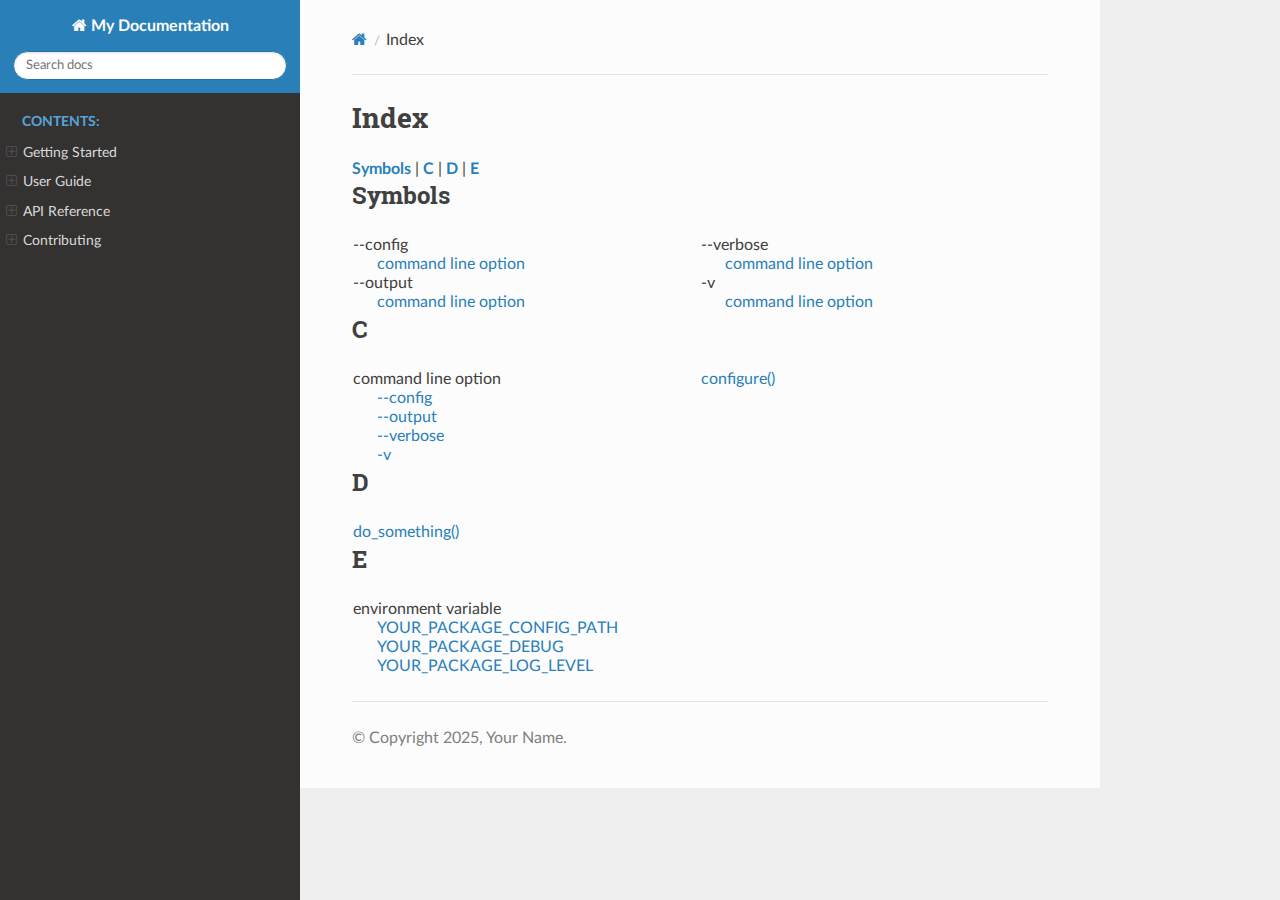
<file: docs/genindex.html>
<!DOCTYPE html>
<html class="writer-html5" lang="en" >
<head>
  <meta charset="utf-8" />
  <meta name="viewport" content="width=device-width, initial-scale=1.0" />
  <title>Index &mdash; My Documentation 1.0.0</title>
      <link rel="stylesheet" href="_static/pygments.css" type="text/css" />
      <link rel="stylesheet" href="_static/css/theme.css" type="text/css" />
      <link rel="stylesheet" href="_static/copybutton.css" type="text/css" />
      <link rel="stylesheet" href="_static/custom.css" type="text/css" />
  <!--[if lt IE 9]>
    <script src="_static/js/html5shiv.min.js"></script>
  <![endif]-->
  
        <script src="_static/jquery.js?v=5d32c60e"></script>
        <script src="_static/_sphinx_javascript_frameworks_compat.js?v=2cd50e6c"></script>
        <script data-url_root="./" id="documentation_options" src="_static/documentation_options.js?v=af2ce170"></script>
        <script src="_static/doctools.js?v=888ff710"></script>
        <script src="_static/sphinx_highlight.js?v=4825356b"></script>
        <script src="_static/clipboard.min.js?v=a7894cd8"></script>
        <script src="_static/copybutton.js?v=30646c52"></script>
    <script src="_static/js/theme.js"></script>
    <link rel="index" title="Index" href="#" />
    <link rel="search" title="Search" href="search.html" /> 
</head>

<body class="wy-body-for-nav"> 
  <div class="wy-grid-for-nav">
    <nav data-toggle="wy-nav-shift" class="wy-nav-side">
      <div class="wy-side-scroll">
        <div class="wy-side-nav-search" >

          
          
          <a href="index.html" class="icon icon-home">
            My Documentation
          </a>
<div role="search">
  <form id="rtd-search-form" class="wy-form" action="search.html" method="get">
    <input type="text" name="q" placeholder="Search docs" aria-label="Search docs" />
    <input type="hidden" name="check_keywords" value="yes" />
    <input type="hidden" name="area" value="default" />
  </form>
</div>
        </div><div class="wy-menu wy-menu-vertical" data-spy="affix" role="navigation" aria-label="Navigation menu">
              <p class="caption" role="heading"><span class="caption-text">Contents:</span></p>
<ul>
<li class="toctree-l1"><a class="reference internal" href="getting_started.html">Getting Started</a><ul>
<li class="toctree-l2"><a class="reference internal" href="getting_started.html#installation">Installation</a><ul>
<li class="toctree-l3"><a class="reference internal" href="getting_started.html#prerequisites">Prerequisites</a></li>
<li class="toctree-l3"><a class="reference internal" href="getting_started.html#install-from-pypi">Install from PyPI</a></li>
<li class="toctree-l3"><a class="reference internal" href="getting_started.html#install-from-source">Install from Source</a></li>
</ul>
</li>
<li class="toctree-l2"><a class="reference internal" href="getting_started.html#quick-example">Quick Example</a></li>
<li class="toctree-l2"><a class="reference internal" href="getting_started.html#configuration">Configuration</a></li>
<li class="toctree-l2"><a class="reference internal" href="getting_started.html#next-steps">Next Steps</a></li>
</ul>
</li>
<li class="toctree-l1"><a class="reference internal" href="user_guide.html">User Guide</a><ul>
<li class="toctree-l2"><a class="reference internal" href="user_guide.html#basic-usage">Basic Usage</a><ul>
<li class="toctree-l3"><a class="reference internal" href="user_guide.html#core-concepts">Core Concepts</a></li>
<li class="toctree-l3"><a class="reference internal" href="user_guide.html#common-tasks">Common Tasks</a><ul>
<li class="toctree-l4"><a class="reference internal" href="user_guide.html#task-1-doing-something-important">Task 1: Doing Something Important</a></li>
<li class="toctree-l4"><a class="reference internal" href="user_guide.html#task-2-advanced-configuration">Task 2: Advanced Configuration</a></li>
</ul>
</li>
</ul>
</li>
<li class="toctree-l2"><a class="reference internal" href="user_guide.html#advanced-features">Advanced Features</a><ul>
<li class="toctree-l3"><a class="reference internal" href="user_guide.html#feature-1-advanced-functionality">Feature 1: Advanced Functionality</a></li>
<li class="toctree-l3"><a class="reference internal" href="user_guide.html#feature-2-integration">Feature 2: Integration</a></li>
</ul>
</li>
<li class="toctree-l2"><a class="reference internal" href="user_guide.html#troubleshooting">Troubleshooting</a><ul>
<li class="toctree-l3"><a class="reference internal" href="user_guide.html#common-issues">Common Issues</a></li>
<li class="toctree-l3"><a class="reference internal" href="user_guide.html#getting-help">Getting Help</a></li>
</ul>
</li>
</ul>
</li>
<li class="toctree-l1"><a class="reference internal" href="api_reference.html">API Reference</a><ul>
<li class="toctree-l2"><a class="reference internal" href="api_reference.html#core-classes">Core Classes</a><ul>
<li class="toctree-l3"><a class="reference internal" href="api_reference.html#example-class-documentation">Example Class Documentation</a><ul>
<li class="toctree-l4"><a class="reference internal" href="api_reference.html#do_something"><code class="docutils literal notranslate"><span class="pre">do_something()</span></code></a></li>
<li class="toctree-l4"><a class="reference internal" href="api_reference.html#configure"><code class="docutils literal notranslate"><span class="pre">configure()</span></code></a></li>
</ul>
</li>
</ul>
</li>
<li class="toctree-l2"><a class="reference internal" href="api_reference.html#utility-functions">Utility Functions</a></li>
<li class="toctree-l2"><a class="reference internal" href="api_reference.html#configuration">Configuration</a></li>
<li class="toctree-l2"><a class="reference internal" href="api_reference.html#constants">Constants</a></li>
</ul>
</li>
<li class="toctree-l1"><a class="reference internal" href="contributing.html">Contributing</a><ul>
<li class="toctree-l2"><a class="reference internal" href="contributing.html#development-setup">Development Setup</a><ul>
<li class="toctree-l3"><a class="reference internal" href="contributing.html#fork-and-clone">Fork and Clone</a></li>
<li class="toctree-l3"><a class="reference internal" href="contributing.html#development-environment">Development Environment</a></li>
</ul>
</li>
<li class="toctree-l2"><a class="reference internal" href="contributing.html#code-standards">Code Standards</a><ul>
<li class="toctree-l3"><a class="reference internal" href="contributing.html#style-guide">Style Guide</a></li>
<li class="toctree-l3"><a class="reference internal" href="contributing.html#code-quality-tools">Code Quality Tools</a></li>
<li class="toctree-l3"><a class="reference internal" href="contributing.html#running-quality-checks">Running Quality Checks</a></li>
</ul>
</li>
<li class="toctree-l2"><a class="reference internal" href="contributing.html#making-changes">Making Changes</a><ul>
<li class="toctree-l3"><a class="reference internal" href="contributing.html#workflow">Workflow</a></li>
<li class="toctree-l3"><a class="reference internal" href="contributing.html#commit-messages">Commit Messages</a></li>
<li class="toctree-l3"><a class="reference internal" href="contributing.html#testing">Testing</a></li>
</ul>
</li>
<li class="toctree-l2"><a class="reference internal" href="contributing.html#documentation">Documentation</a><ul>
<li class="toctree-l3"><a class="reference internal" href="contributing.html#building-docs-locally">Building Docs Locally</a></li>
<li class="toctree-l3"><a class="reference internal" href="contributing.html#writing-documentation">Writing Documentation</a></li>
</ul>
</li>
<li class="toctree-l2"><a class="reference internal" href="contributing.html#reporting-issues">Reporting Issues</a><ul>
<li class="toctree-l3"><a class="reference internal" href="contributing.html#bug-report-template">Bug Report Template</a></li>
</ul>
</li>
<li class="toctree-l2"><a class="reference internal" href="contributing.html#getting-help">Getting Help</a></li>
</ul>
</li>
</ul>

        </div>
      </div>
    </nav>

    <section data-toggle="wy-nav-shift" class="wy-nav-content-wrap"><nav class="wy-nav-top" aria-label="Mobile navigation menu" >
          <i data-toggle="wy-nav-top" class="fa fa-bars"></i>
          <a href="index.html">My Documentation</a>
      </nav>

      <div class="wy-nav-content">
        <div class="rst-content">
          <div role="navigation" aria-label="Page navigation">
  <ul class="wy-breadcrumbs">
      <li><a href="index.html" class="icon icon-home" aria-label="Home"></a></li>
      <li class="breadcrumb-item active">Index</li>
      <li class="wy-breadcrumbs-aside">
      </li>
  </ul>
  <hr/>
</div>
          <div role="main" class="document" itemscope="itemscope" itemtype="http://schema.org/Article">
           <div itemprop="articleBody">
             

<h1 id="index">Index</h1>

<div class="genindex-jumpbox">
 <a href="#Symbols"><strong>Symbols</strong></a>
 | <a href="#C"><strong>C</strong></a>
 | <a href="#D"><strong>D</strong></a>
 | <a href="#E"><strong>E</strong></a>
 
</div>
<h2 id="Symbols">Symbols</h2>
<table style="width: 100%" class="indextable genindextable"><tr>
  <td style="width: 33%; vertical-align: top;"><ul>
      <li>
    --config

      <ul>
        <li><a href="api_reference.html#cmdoption-config">command line option</a>
</li>
      </ul></li>
      <li>
    --output

      <ul>
        <li><a href="api_reference.html#cmdoption-output">command line option</a>
</li>
      </ul></li>
  </ul></td>
  <td style="width: 33%; vertical-align: top;"><ul>
      <li>
    --verbose

      <ul>
        <li><a href="api_reference.html#cmdoption-verbose">command line option</a>
</li>
      </ul></li>
      <li>
    -v

      <ul>
        <li><a href="api_reference.html#cmdoption-verbose">command line option</a>
</li>
      </ul></li>
  </ul></td>
</tr></table>

<h2 id="C">C</h2>
<table style="width: 100%" class="indextable genindextable"><tr>
  <td style="width: 33%; vertical-align: top;"><ul>
      <li>
    command line option

      <ul>
        <li><a href="api_reference.html#cmdoption-config">--config</a>
</li>
        <li><a href="api_reference.html#cmdoption-output">--output</a>
</li>
        <li><a href="api_reference.html#cmdoption-verbose">--verbose</a>
</li>
        <li><a href="api_reference.html#cmdoption-verbose">-v</a>
</li>
      </ul></li>
  </ul></td>
  <td style="width: 33%; vertical-align: top;"><ul>
      <li><a href="api_reference.html#configure">configure()</a>
</li>
  </ul></td>
</tr></table>

<h2 id="D">D</h2>
<table style="width: 100%" class="indextable genindextable"><tr>
  <td style="width: 33%; vertical-align: top;"><ul>
      <li><a href="api_reference.html#do_something">do_something()</a>
</li>
  </ul></td>
</tr></table>

<h2 id="E">E</h2>
<table style="width: 100%" class="indextable genindextable"><tr>
  <td style="width: 33%; vertical-align: top;"><ul>
      <li>
    environment variable

      <ul>
        <li><a href="api_reference.html#envvar-YOUR_PACKAGE_CONFIG_PATH">YOUR_PACKAGE_CONFIG_PATH</a>
</li>
        <li><a href="api_reference.html#envvar-YOUR_PACKAGE_DEBUG">YOUR_PACKAGE_DEBUG</a>
</li>
        <li><a href="api_reference.html#envvar-YOUR_PACKAGE_LOG_LEVEL">YOUR_PACKAGE_LOG_LEVEL</a>
</li>
      </ul></li>
  </ul></td>
</tr></table>



           </div>
          </div>
          <footer>

  <hr/>

  <div role="contentinfo">
    <p>&#169; Copyright 2025, Your Name.</p>
  </div>

   

</footer>
        </div>
      </div>
    </section>
  </div>
  <script>
      jQuery(function () {
          SphinxRtdTheme.Navigation.enable(true);
      });
  </script> 

</body>
</html>
</file>
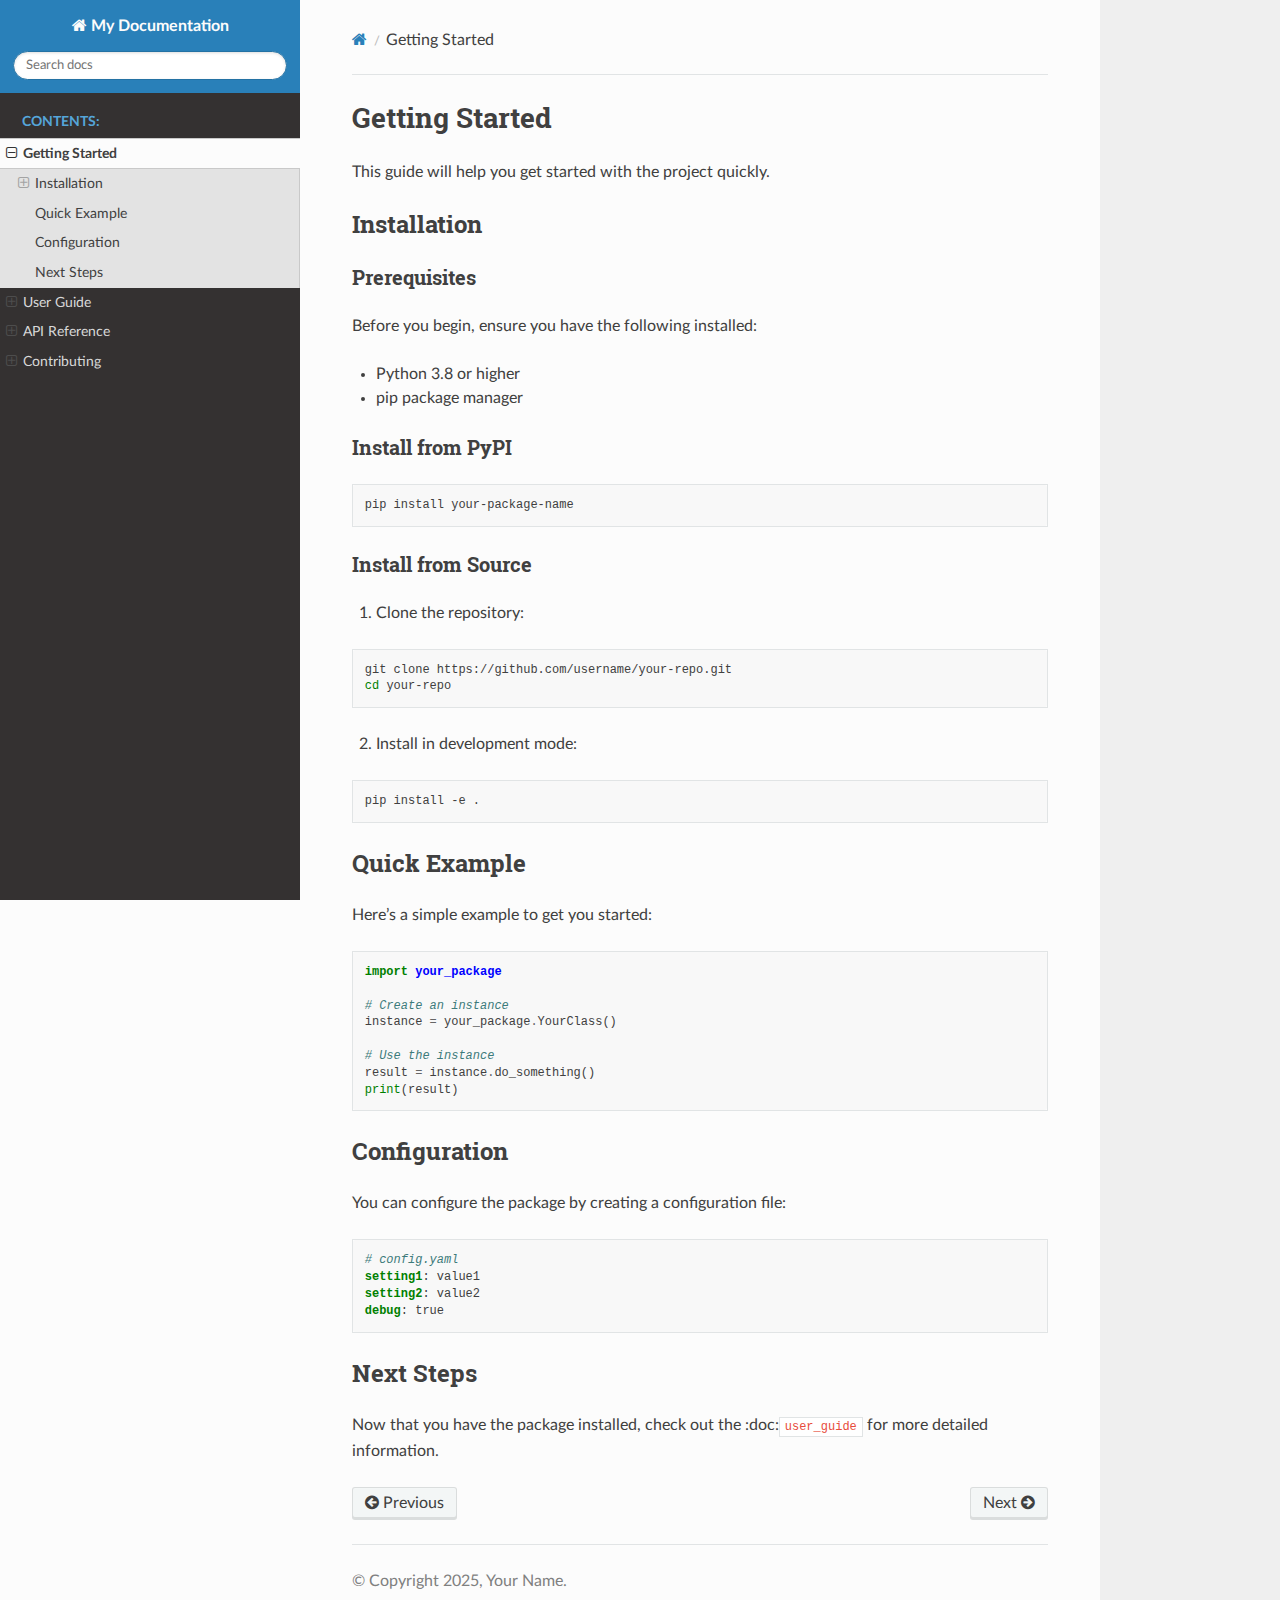
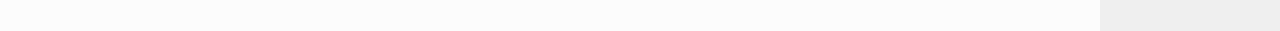
<file: docs/getting_started.html>
<!DOCTYPE html>
<html class="writer-html5" lang="en" >
<head>
  <meta charset="utf-8" /><meta name="generator" content="Docutils 0.18.1: http://docutils.sourceforge.net/" />

  <meta name="viewport" content="width=device-width, initial-scale=1.0" />
  <title>Getting Started &mdash; My Documentation 1.0.0</title>
      <link rel="stylesheet" href="_static/pygments.css" type="text/css" />
      <link rel="stylesheet" href="_static/css/theme.css" type="text/css" />
      <link rel="stylesheet" href="_static/copybutton.css" type="text/css" />
      <link rel="stylesheet" href="_static/custom.css" type="text/css" />
  <!--[if lt IE 9]>
    <script src="_static/js/html5shiv.min.js"></script>
  <![endif]-->
  
        <script src="_static/jquery.js?v=5d32c60e"></script>
        <script src="_static/_sphinx_javascript_frameworks_compat.js?v=2cd50e6c"></script>
        <script data-url_root="./" id="documentation_options" src="_static/documentation_options.js?v=af2ce170"></script>
        <script src="_static/doctools.js?v=888ff710"></script>
        <script src="_static/sphinx_highlight.js?v=4825356b"></script>
        <script src="_static/clipboard.min.js?v=a7894cd8"></script>
        <script src="_static/copybutton.js?v=30646c52"></script>
    <script src="_static/js/theme.js"></script>
    <link rel="index" title="Index" href="genindex.html" />
    <link rel="search" title="Search" href="search.html" />
    <link rel="next" title="User Guide" href="user_guide.html" />
    <link rel="prev" title="Welcome to My Documentation!" href="index.html" /> 
</head>

<body class="wy-body-for-nav"> 
  <div class="wy-grid-for-nav">
    <nav data-toggle="wy-nav-shift" class="wy-nav-side">
      <div class="wy-side-scroll">
        <div class="wy-side-nav-search" >

          
          
          <a href="index.html" class="icon icon-home">
            My Documentation
          </a>
<div role="search">
  <form id="rtd-search-form" class="wy-form" action="search.html" method="get">
    <input type="text" name="q" placeholder="Search docs" aria-label="Search docs" />
    <input type="hidden" name="check_keywords" value="yes" />
    <input type="hidden" name="area" value="default" />
  </form>
</div>
        </div><div class="wy-menu wy-menu-vertical" data-spy="affix" role="navigation" aria-label="Navigation menu">
              <p class="caption" role="heading"><span class="caption-text">Contents:</span></p>
<ul class="current">
<li class="toctree-l1 current"><a class="current reference internal" href="#">Getting Started</a><ul>
<li class="toctree-l2"><a class="reference internal" href="#installation">Installation</a><ul>
<li class="toctree-l3"><a class="reference internal" href="#prerequisites">Prerequisites</a></li>
<li class="toctree-l3"><a class="reference internal" href="#install-from-pypi">Install from PyPI</a></li>
<li class="toctree-l3"><a class="reference internal" href="#install-from-source">Install from Source</a></li>
</ul>
</li>
<li class="toctree-l2"><a class="reference internal" href="#quick-example">Quick Example</a></li>
<li class="toctree-l2"><a class="reference internal" href="#configuration">Configuration</a></li>
<li class="toctree-l2"><a class="reference internal" href="#next-steps">Next Steps</a></li>
</ul>
</li>
<li class="toctree-l1"><a class="reference internal" href="user_guide.html">User Guide</a><ul>
<li class="toctree-l2"><a class="reference internal" href="user_guide.html#basic-usage">Basic Usage</a><ul>
<li class="toctree-l3"><a class="reference internal" href="user_guide.html#core-concepts">Core Concepts</a></li>
<li class="toctree-l3"><a class="reference internal" href="user_guide.html#common-tasks">Common Tasks</a><ul>
<li class="toctree-l4"><a class="reference internal" href="user_guide.html#task-1-doing-something-important">Task 1: Doing Something Important</a></li>
<li class="toctree-l4"><a class="reference internal" href="user_guide.html#task-2-advanced-configuration">Task 2: Advanced Configuration</a></li>
</ul>
</li>
</ul>
</li>
<li class="toctree-l2"><a class="reference internal" href="user_guide.html#advanced-features">Advanced Features</a><ul>
<li class="toctree-l3"><a class="reference internal" href="user_guide.html#feature-1-advanced-functionality">Feature 1: Advanced Functionality</a></li>
<li class="toctree-l3"><a class="reference internal" href="user_guide.html#feature-2-integration">Feature 2: Integration</a></li>
</ul>
</li>
<li class="toctree-l2"><a class="reference internal" href="user_guide.html#troubleshooting">Troubleshooting</a><ul>
<li class="toctree-l3"><a class="reference internal" href="user_guide.html#common-issues">Common Issues</a></li>
<li class="toctree-l3"><a class="reference internal" href="user_guide.html#getting-help">Getting Help</a></li>
</ul>
</li>
</ul>
</li>
<li class="toctree-l1"><a class="reference internal" href="api_reference.html">API Reference</a><ul>
<li class="toctree-l2"><a class="reference internal" href="api_reference.html#core-classes">Core Classes</a><ul>
<li class="toctree-l3"><a class="reference internal" href="api_reference.html#example-class-documentation">Example Class Documentation</a><ul>
<li class="toctree-l4"><a class="reference internal" href="api_reference.html#do_something"><code class="docutils literal notranslate"><span class="pre">do_something()</span></code></a></li>
<li class="toctree-l4"><a class="reference internal" href="api_reference.html#configure"><code class="docutils literal notranslate"><span class="pre">configure()</span></code></a></li>
</ul>
</li>
</ul>
</li>
<li class="toctree-l2"><a class="reference internal" href="api_reference.html#utility-functions">Utility Functions</a></li>
<li class="toctree-l2"><a class="reference internal" href="api_reference.html#configuration">Configuration</a></li>
<li class="toctree-l2"><a class="reference internal" href="api_reference.html#constants">Constants</a></li>
</ul>
</li>
<li class="toctree-l1"><a class="reference internal" href="contributing.html">Contributing</a><ul>
<li class="toctree-l2"><a class="reference internal" href="contributing.html#development-setup">Development Setup</a><ul>
<li class="toctree-l3"><a class="reference internal" href="contributing.html#fork-and-clone">Fork and Clone</a></li>
<li class="toctree-l3"><a class="reference internal" href="contributing.html#development-environment">Development Environment</a></li>
</ul>
</li>
<li class="toctree-l2"><a class="reference internal" href="contributing.html#code-standards">Code Standards</a><ul>
<li class="toctree-l3"><a class="reference internal" href="contributing.html#style-guide">Style Guide</a></li>
<li class="toctree-l3"><a class="reference internal" href="contributing.html#code-quality-tools">Code Quality Tools</a></li>
<li class="toctree-l3"><a class="reference internal" href="contributing.html#running-quality-checks">Running Quality Checks</a></li>
</ul>
</li>
<li class="toctree-l2"><a class="reference internal" href="contributing.html#making-changes">Making Changes</a><ul>
<li class="toctree-l3"><a class="reference internal" href="contributing.html#workflow">Workflow</a></li>
<li class="toctree-l3"><a class="reference internal" href="contributing.html#commit-messages">Commit Messages</a></li>
<li class="toctree-l3"><a class="reference internal" href="contributing.html#testing">Testing</a></li>
</ul>
</li>
<li class="toctree-l2"><a class="reference internal" href="contributing.html#documentation">Documentation</a><ul>
<li class="toctree-l3"><a class="reference internal" href="contributing.html#building-docs-locally">Building Docs Locally</a></li>
<li class="toctree-l3"><a class="reference internal" href="contributing.html#writing-documentation">Writing Documentation</a></li>
</ul>
</li>
<li class="toctree-l2"><a class="reference internal" href="contributing.html#reporting-issues">Reporting Issues</a><ul>
<li class="toctree-l3"><a class="reference internal" href="contributing.html#bug-report-template">Bug Report Template</a></li>
</ul>
</li>
<li class="toctree-l2"><a class="reference internal" href="contributing.html#getting-help">Getting Help</a></li>
</ul>
</li>
</ul>

        </div>
      </div>
    </nav>

    <section data-toggle="wy-nav-shift" class="wy-nav-content-wrap"><nav class="wy-nav-top" aria-label="Mobile navigation menu" >
          <i data-toggle="wy-nav-top" class="fa fa-bars"></i>
          <a href="index.html">My Documentation</a>
      </nav>

      <div class="wy-nav-content">
        <div class="rst-content">
          <div role="navigation" aria-label="Page navigation">
  <ul class="wy-breadcrumbs">
      <li><a href="index.html" class="icon icon-home" aria-label="Home"></a></li>
      <li class="breadcrumb-item active">Getting Started</li>
      <li class="wy-breadcrumbs-aside">
      </li>
  </ul>
  <hr/>
</div>
          <div role="main" class="document" itemscope="itemscope" itemtype="http://schema.org/Article">
           <div itemprop="articleBody">
             
  <section id="getting-started">
<h1>Getting Started<a class="headerlink" href="#getting-started" title="Permalink to this heading"></a></h1>
<p>This guide will help you get started with the project quickly.</p>
<section id="installation">
<h2>Installation<a class="headerlink" href="#installation" title="Permalink to this heading"></a></h2>
<section id="prerequisites">
<h3>Prerequisites<a class="headerlink" href="#prerequisites" title="Permalink to this heading"></a></h3>
<p>Before you begin, ensure you have the following installed:</p>
<ul class="simple">
<li><p>Python 3.8 or higher</p></li>
<li><p>pip package manager</p></li>
</ul>
</section>
<section id="install-from-pypi">
<h3>Install from PyPI<a class="headerlink" href="#install-from-pypi" title="Permalink to this heading"></a></h3>
<div class="highlight-bash notranslate"><div class="highlight"><pre><span></span>pip<span class="w"> </span>install<span class="w"> </span>your-package-name
</pre></div>
</div>
</section>
<section id="install-from-source">
<h3>Install from Source<a class="headerlink" href="#install-from-source" title="Permalink to this heading"></a></h3>
<ol class="arabic simple">
<li><p>Clone the repository:</p></li>
</ol>
<div class="highlight-bash notranslate"><div class="highlight"><pre><span></span>git<span class="w"> </span>clone<span class="w"> </span>https://github.com/username/your-repo.git
<span class="nb">cd</span><span class="w"> </span>your-repo
</pre></div>
</div>
<ol class="arabic simple" start="2">
<li><p>Install in development mode:</p></li>
</ol>
<div class="highlight-bash notranslate"><div class="highlight"><pre><span></span>pip<span class="w"> </span>install<span class="w"> </span>-e<span class="w"> </span>.
</pre></div>
</div>
</section>
</section>
<section id="quick-example">
<h2>Quick Example<a class="headerlink" href="#quick-example" title="Permalink to this heading"></a></h2>
<p>Here’s a simple example to get you started:</p>
<div class="highlight-python notranslate"><div class="highlight"><pre><span></span><span class="kn">import</span><span class="w"> </span><span class="nn">your_package</span>

<span class="c1"># Create an instance</span>
<span class="n">instance</span> <span class="o">=</span> <span class="n">your_package</span><span class="o">.</span><span class="n">YourClass</span><span class="p">()</span>

<span class="c1"># Use the instance</span>
<span class="n">result</span> <span class="o">=</span> <span class="n">instance</span><span class="o">.</span><span class="n">do_something</span><span class="p">()</span>
<span class="nb">print</span><span class="p">(</span><span class="n">result</span><span class="p">)</span>
</pre></div>
</div>
</section>
<section id="configuration">
<h2>Configuration<a class="headerlink" href="#configuration" title="Permalink to this heading"></a></h2>
<p>You can configure the package by creating a configuration file:</p>
<div class="highlight-yaml notranslate"><div class="highlight"><pre><span></span><span class="c1"># config.yaml</span>
<span class="nt">setting1</span><span class="p">:</span><span class="w"> </span><span class="l l-Scalar l-Scalar-Plain">value1</span>
<span class="nt">setting2</span><span class="p">:</span><span class="w"> </span><span class="l l-Scalar l-Scalar-Plain">value2</span>
<span class="nt">debug</span><span class="p">:</span><span class="w"> </span><span class="l l-Scalar l-Scalar-Plain">true</span>
</pre></div>
</div>
</section>
<section id="next-steps">
<h2>Next Steps<a class="headerlink" href="#next-steps" title="Permalink to this heading"></a></h2>
<p>Now that you have the package installed, check out the :doc:<code class="docutils literal notranslate"><span class="pre">user_guide</span></code> for more detailed information.</p>
</section>
</section>


           </div>
          </div>
          <footer><div class="rst-footer-buttons" role="navigation" aria-label="Footer">
        <a href="index.html" class="btn btn-neutral float-left" title="Welcome to My Documentation!" accesskey="p" rel="prev"><span class="fa fa-arrow-circle-left" aria-hidden="true"></span> Previous</a>
        <a href="user_guide.html" class="btn btn-neutral float-right" title="User Guide" accesskey="n" rel="next">Next <span class="fa fa-arrow-circle-right" aria-hidden="true"></span></a>
    </div>

  <hr/>

  <div role="contentinfo">
    <p>&#169; Copyright 2025, Your Name.</p>
  </div>

   

</footer>
        </div>
      </div>
    </section>
  </div>
  <script>
      jQuery(function () {
          SphinxRtdTheme.Navigation.enable(true);
      });
  </script> 

</body>
</html>
</file>
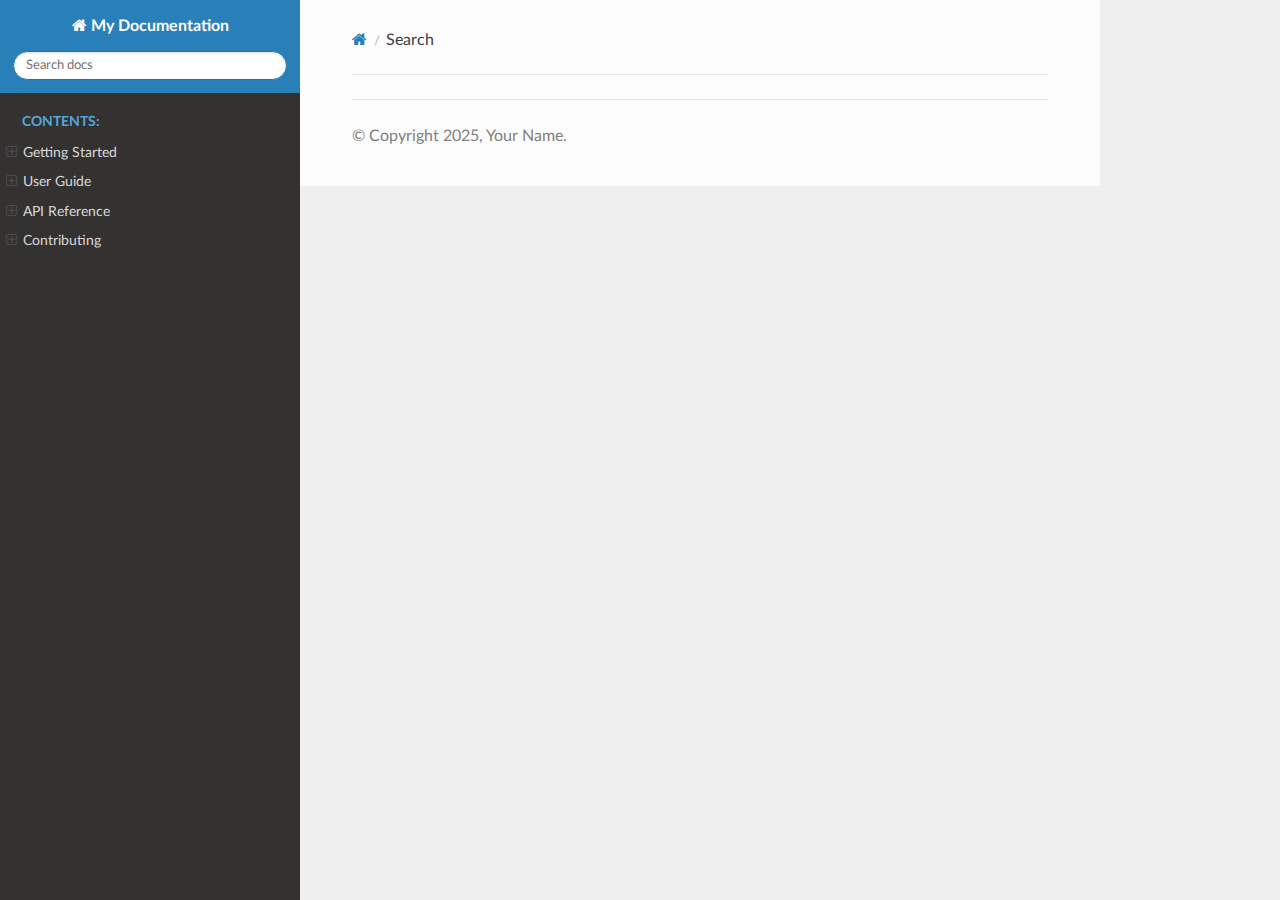
<file: docs/search.html>
<!DOCTYPE html>
<html class="writer-html5" lang="en" >
<head>
  <meta charset="utf-8" />
  <meta name="viewport" content="width=device-width, initial-scale=1.0" />
  <title>Search &mdash; My Documentation 1.0.0</title>
      <link rel="stylesheet" href="_static/pygments.css" type="text/css" />
      <link rel="stylesheet" href="_static/css/theme.css" type="text/css" />
      <link rel="stylesheet" href="_static/copybutton.css" type="text/css" />
      <link rel="stylesheet" href="_static/custom.css" type="text/css" />
    
  <!--[if lt IE 9]>
    <script src="_static/js/html5shiv.min.js"></script>
  <![endif]-->
  
        <script src="_static/jquery.js?v=5d32c60e"></script>
        <script src="_static/_sphinx_javascript_frameworks_compat.js?v=2cd50e6c"></script>
        <script data-url_root="./" id="documentation_options" src="_static/documentation_options.js?v=af2ce170"></script>
        <script src="_static/doctools.js?v=888ff710"></script>
        <script src="_static/sphinx_highlight.js?v=4825356b"></script>
        <script src="_static/clipboard.min.js?v=a7894cd8"></script>
        <script src="_static/copybutton.js?v=30646c52"></script>
    <script src="_static/js/theme.js"></script>
    <script src="_static/searchtools.js"></script>
    <script src="_static/language_data.js"></script>
    <link rel="index" title="Index" href="genindex.html" />
    <link rel="search" title="Search" href="#" /> 
</head>

<body class="wy-body-for-nav"> 
  <div class="wy-grid-for-nav">
    <nav data-toggle="wy-nav-shift" class="wy-nav-side">
      <div class="wy-side-scroll">
        <div class="wy-side-nav-search" >

          
          
          <a href="index.html" class="icon icon-home">
            My Documentation
          </a>
<div role="search">
  <form id="rtd-search-form" class="wy-form" action="#" method="get">
    <input type="text" name="q" placeholder="Search docs" aria-label="Search docs" />
    <input type="hidden" name="check_keywords" value="yes" />
    <input type="hidden" name="area" value="default" />
  </form>
</div>
        </div><div class="wy-menu wy-menu-vertical" data-spy="affix" role="navigation" aria-label="Navigation menu">
              <p class="caption" role="heading"><span class="caption-text">Contents:</span></p>
<ul>
<li class="toctree-l1"><a class="reference internal" href="getting_started.html">Getting Started</a><ul>
<li class="toctree-l2"><a class="reference internal" href="getting_started.html#installation">Installation</a><ul>
<li class="toctree-l3"><a class="reference internal" href="getting_started.html#prerequisites">Prerequisites</a></li>
<li class="toctree-l3"><a class="reference internal" href="getting_started.html#install-from-pypi">Install from PyPI</a></li>
<li class="toctree-l3"><a class="reference internal" href="getting_started.html#install-from-source">Install from Source</a></li>
</ul>
</li>
<li class="toctree-l2"><a class="reference internal" href="getting_started.html#quick-example">Quick Example</a></li>
<li class="toctree-l2"><a class="reference internal" href="getting_started.html#configuration">Configuration</a></li>
<li class="toctree-l2"><a class="reference internal" href="getting_started.html#next-steps">Next Steps</a></li>
</ul>
</li>
<li class="toctree-l1"><a class="reference internal" href="user_guide.html">User Guide</a><ul>
<li class="toctree-l2"><a class="reference internal" href="user_guide.html#basic-usage">Basic Usage</a><ul>
<li class="toctree-l3"><a class="reference internal" href="user_guide.html#core-concepts">Core Concepts</a></li>
<li class="toctree-l3"><a class="reference internal" href="user_guide.html#common-tasks">Common Tasks</a><ul>
<li class="toctree-l4"><a class="reference internal" href="user_guide.html#task-1-doing-something-important">Task 1: Doing Something Important</a></li>
<li class="toctree-l4"><a class="reference internal" href="user_guide.html#task-2-advanced-configuration">Task 2: Advanced Configuration</a></li>
</ul>
</li>
</ul>
</li>
<li class="toctree-l2"><a class="reference internal" href="user_guide.html#advanced-features">Advanced Features</a><ul>
<li class="toctree-l3"><a class="reference internal" href="user_guide.html#feature-1-advanced-functionality">Feature 1: Advanced Functionality</a></li>
<li class="toctree-l3"><a class="reference internal" href="user_guide.html#feature-2-integration">Feature 2: Integration</a></li>
</ul>
</li>
<li class="toctree-l2"><a class="reference internal" href="user_guide.html#troubleshooting">Troubleshooting</a><ul>
<li class="toctree-l3"><a class="reference internal" href="user_guide.html#common-issues">Common Issues</a></li>
<li class="toctree-l3"><a class="reference internal" href="user_guide.html#getting-help">Getting Help</a></li>
</ul>
</li>
</ul>
</li>
<li class="toctree-l1"><a class="reference internal" href="api_reference.html">API Reference</a><ul>
<li class="toctree-l2"><a class="reference internal" href="api_reference.html#core-classes">Core Classes</a><ul>
<li class="toctree-l3"><a class="reference internal" href="api_reference.html#example-class-documentation">Example Class Documentation</a><ul>
<li class="toctree-l4"><a class="reference internal" href="api_reference.html#do_something"><code class="docutils literal notranslate"><span class="pre">do_something()</span></code></a></li>
<li class="toctree-l4"><a class="reference internal" href="api_reference.html#configure"><code class="docutils literal notranslate"><span class="pre">configure()</span></code></a></li>
</ul>
</li>
</ul>
</li>
<li class="toctree-l2"><a class="reference internal" href="api_reference.html#utility-functions">Utility Functions</a></li>
<li class="toctree-l2"><a class="reference internal" href="api_reference.html#configuration">Configuration</a></li>
<li class="toctree-l2"><a class="reference internal" href="api_reference.html#constants">Constants</a></li>
</ul>
</li>
<li class="toctree-l1"><a class="reference internal" href="contributing.html">Contributing</a><ul>
<li class="toctree-l2"><a class="reference internal" href="contributing.html#development-setup">Development Setup</a><ul>
<li class="toctree-l3"><a class="reference internal" href="contributing.html#fork-and-clone">Fork and Clone</a></li>
<li class="toctree-l3"><a class="reference internal" href="contributing.html#development-environment">Development Environment</a></li>
</ul>
</li>
<li class="toctree-l2"><a class="reference internal" href="contributing.html#code-standards">Code Standards</a><ul>
<li class="toctree-l3"><a class="reference internal" href="contributing.html#style-guide">Style Guide</a></li>
<li class="toctree-l3"><a class="reference internal" href="contributing.html#code-quality-tools">Code Quality Tools</a></li>
<li class="toctree-l3"><a class="reference internal" href="contributing.html#running-quality-checks">Running Quality Checks</a></li>
</ul>
</li>
<li class="toctree-l2"><a class="reference internal" href="contributing.html#making-changes">Making Changes</a><ul>
<li class="toctree-l3"><a class="reference internal" href="contributing.html#workflow">Workflow</a></li>
<li class="toctree-l3"><a class="reference internal" href="contributing.html#commit-messages">Commit Messages</a></li>
<li class="toctree-l3"><a class="reference internal" href="contributing.html#testing">Testing</a></li>
</ul>
</li>
<li class="toctree-l2"><a class="reference internal" href="contributing.html#documentation">Documentation</a><ul>
<li class="toctree-l3"><a class="reference internal" href="contributing.html#building-docs-locally">Building Docs Locally</a></li>
<li class="toctree-l3"><a class="reference internal" href="contributing.html#writing-documentation">Writing Documentation</a></li>
</ul>
</li>
<li class="toctree-l2"><a class="reference internal" href="contributing.html#reporting-issues">Reporting Issues</a><ul>
<li class="toctree-l3"><a class="reference internal" href="contributing.html#bug-report-template">Bug Report Template</a></li>
</ul>
</li>
<li class="toctree-l2"><a class="reference internal" href="contributing.html#getting-help">Getting Help</a></li>
</ul>
</li>
</ul>

        </div>
      </div>
    </nav>

    <section data-toggle="wy-nav-shift" class="wy-nav-content-wrap"><nav class="wy-nav-top" aria-label="Mobile navigation menu" >
          <i data-toggle="wy-nav-top" class="fa fa-bars"></i>
          <a href="index.html">My Documentation</a>
      </nav>

      <div class="wy-nav-content">
        <div class="rst-content">
          <div role="navigation" aria-label="Page navigation">
  <ul class="wy-breadcrumbs">
      <li><a href="index.html" class="icon icon-home" aria-label="Home"></a></li>
      <li class="breadcrumb-item active">Search</li>
      <li class="wy-breadcrumbs-aside">
      </li>
  </ul>
  <hr/>
</div>
          <div role="main" class="document" itemscope="itemscope" itemtype="http://schema.org/Article">
           <div itemprop="articleBody">
             
  <noscript>
  <div id="fallback" class="admonition warning">
    <p class="last">
      Please activate JavaScript to enable the search functionality.
    </p>
  </div>
  </noscript>

  
  <div id="search-results">
  
  </div>

           </div>
          </div>
          <footer>

  <hr/>

  <div role="contentinfo">
    <p>&#169; Copyright 2025, Your Name.</p>
  </div>

   

</footer>
        </div>
      </div>
    </section>
  </div>
  <script>
      jQuery(function () {
          SphinxRtdTheme.Navigation.enable(true);
      });
  </script>
  <script>
    jQuery(function() { Search.loadIndex("searchindex.js"); });
  </script>
  
  <script id="searchindexloader"></script>
   


</body>
</html>
</file>
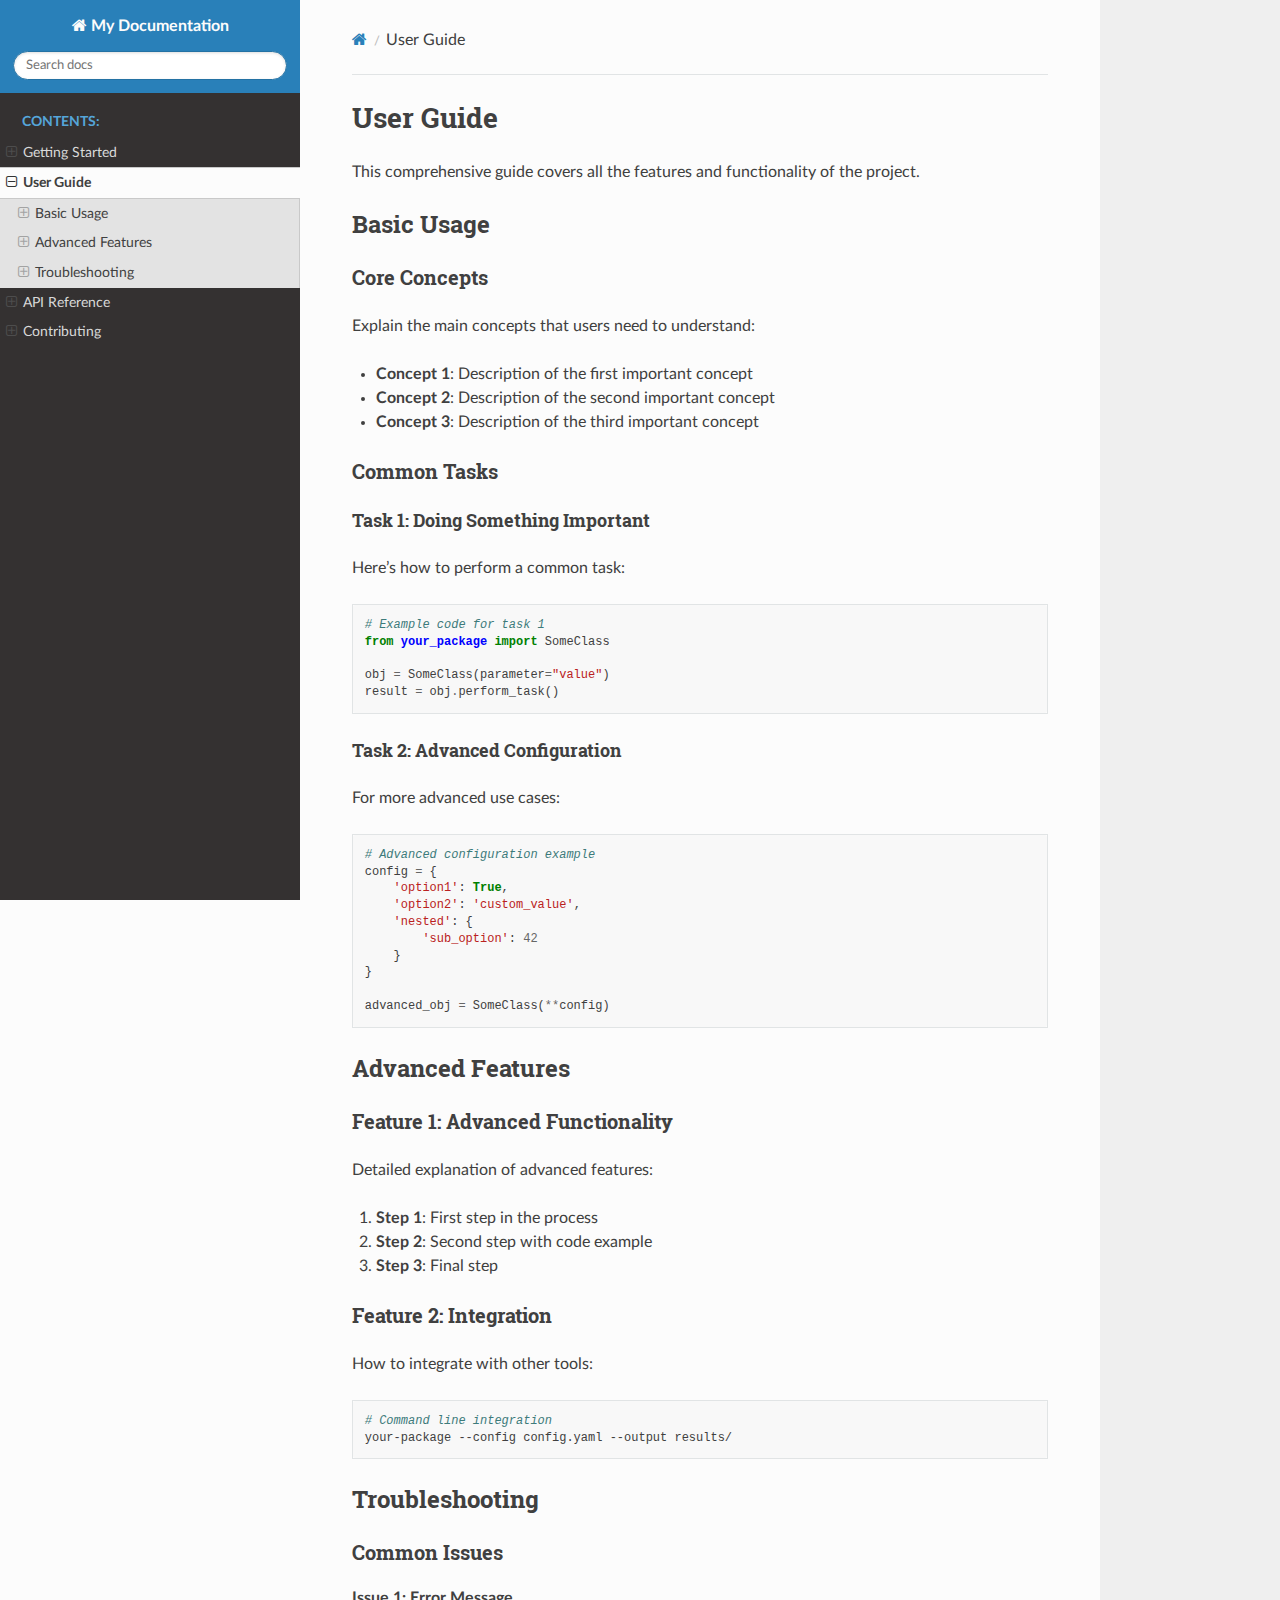
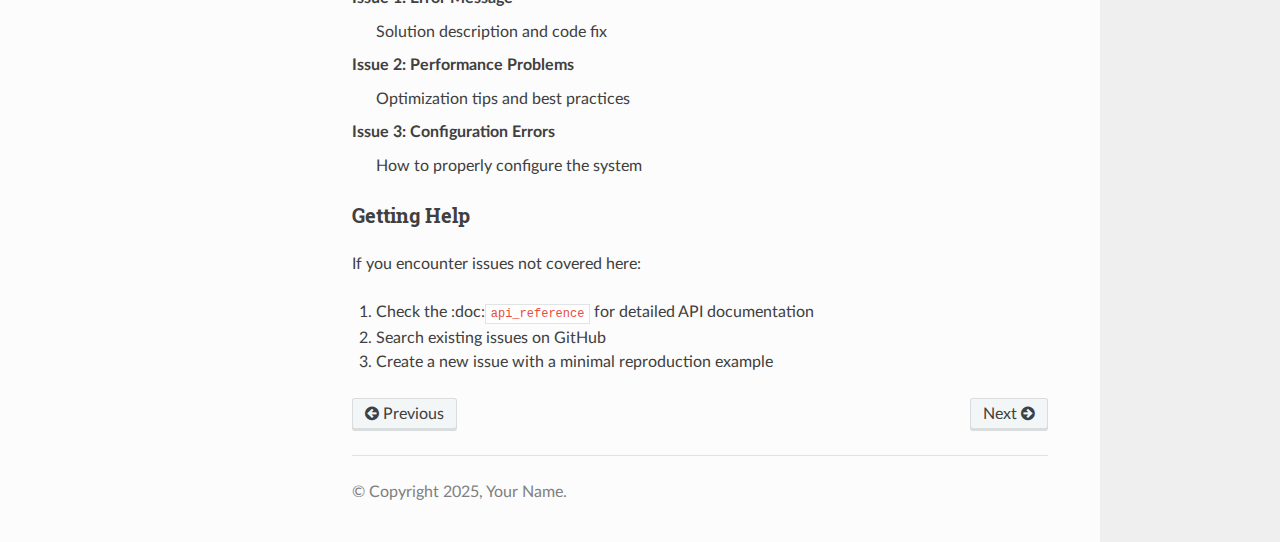
<file: docs/user_guide.html>
<!DOCTYPE html>
<html class="writer-html5" lang="en" >
<head>
  <meta charset="utf-8" /><meta name="generator" content="Docutils 0.18.1: http://docutils.sourceforge.net/" />

  <meta name="viewport" content="width=device-width, initial-scale=1.0" />
  <title>User Guide &mdash; My Documentation 1.0.0</title>
      <link rel="stylesheet" href="_static/pygments.css" type="text/css" />
      <link rel="stylesheet" href="_static/css/theme.css" type="text/css" />
      <link rel="stylesheet" href="_static/copybutton.css" type="text/css" />
      <link rel="stylesheet" href="_static/custom.css" type="text/css" />
  <!--[if lt IE 9]>
    <script src="_static/js/html5shiv.min.js"></script>
  <![endif]-->
  
        <script src="_static/jquery.js?v=5d32c60e"></script>
        <script src="_static/_sphinx_javascript_frameworks_compat.js?v=2cd50e6c"></script>
        <script data-url_root="./" id="documentation_options" src="_static/documentation_options.js?v=af2ce170"></script>
        <script src="_static/doctools.js?v=888ff710"></script>
        <script src="_static/sphinx_highlight.js?v=4825356b"></script>
        <script src="_static/clipboard.min.js?v=a7894cd8"></script>
        <script src="_static/copybutton.js?v=30646c52"></script>
    <script src="_static/js/theme.js"></script>
    <link rel="index" title="Index" href="genindex.html" />
    <link rel="search" title="Search" href="search.html" />
    <link rel="next" title="API Reference" href="api_reference.html" />
    <link rel="prev" title="Getting Started" href="getting_started.html" /> 
</head>

<body class="wy-body-for-nav"> 
  <div class="wy-grid-for-nav">
    <nav data-toggle="wy-nav-shift" class="wy-nav-side">
      <div class="wy-side-scroll">
        <div class="wy-side-nav-search" >

          
          
          <a href="index.html" class="icon icon-home">
            My Documentation
          </a>
<div role="search">
  <form id="rtd-search-form" class="wy-form" action="search.html" method="get">
    <input type="text" name="q" placeholder="Search docs" aria-label="Search docs" />
    <input type="hidden" name="check_keywords" value="yes" />
    <input type="hidden" name="area" value="default" />
  </form>
</div>
        </div><div class="wy-menu wy-menu-vertical" data-spy="affix" role="navigation" aria-label="Navigation menu">
              <p class="caption" role="heading"><span class="caption-text">Contents:</span></p>
<ul class="current">
<li class="toctree-l1"><a class="reference internal" href="getting_started.html">Getting Started</a><ul>
<li class="toctree-l2"><a class="reference internal" href="getting_started.html#installation">Installation</a><ul>
<li class="toctree-l3"><a class="reference internal" href="getting_started.html#prerequisites">Prerequisites</a></li>
<li class="toctree-l3"><a class="reference internal" href="getting_started.html#install-from-pypi">Install from PyPI</a></li>
<li class="toctree-l3"><a class="reference internal" href="getting_started.html#install-from-source">Install from Source</a></li>
</ul>
</li>
<li class="toctree-l2"><a class="reference internal" href="getting_started.html#quick-example">Quick Example</a></li>
<li class="toctree-l2"><a class="reference internal" href="getting_started.html#configuration">Configuration</a></li>
<li class="toctree-l2"><a class="reference internal" href="getting_started.html#next-steps">Next Steps</a></li>
</ul>
</li>
<li class="toctree-l1 current"><a class="current reference internal" href="#">User Guide</a><ul>
<li class="toctree-l2"><a class="reference internal" href="#basic-usage">Basic Usage</a><ul>
<li class="toctree-l3"><a class="reference internal" href="#core-concepts">Core Concepts</a></li>
<li class="toctree-l3"><a class="reference internal" href="#common-tasks">Common Tasks</a><ul>
<li class="toctree-l4"><a class="reference internal" href="#task-1-doing-something-important">Task 1: Doing Something Important</a></li>
<li class="toctree-l4"><a class="reference internal" href="#task-2-advanced-configuration">Task 2: Advanced Configuration</a></li>
</ul>
</li>
</ul>
</li>
<li class="toctree-l2"><a class="reference internal" href="#advanced-features">Advanced Features</a><ul>
<li class="toctree-l3"><a class="reference internal" href="#feature-1-advanced-functionality">Feature 1: Advanced Functionality</a></li>
<li class="toctree-l3"><a class="reference internal" href="#feature-2-integration">Feature 2: Integration</a></li>
</ul>
</li>
<li class="toctree-l2"><a class="reference internal" href="#troubleshooting">Troubleshooting</a><ul>
<li class="toctree-l3"><a class="reference internal" href="#common-issues">Common Issues</a></li>
<li class="toctree-l3"><a class="reference internal" href="#getting-help">Getting Help</a></li>
</ul>
</li>
</ul>
</li>
<li class="toctree-l1"><a class="reference internal" href="api_reference.html">API Reference</a><ul>
<li class="toctree-l2"><a class="reference internal" href="api_reference.html#core-classes">Core Classes</a><ul>
<li class="toctree-l3"><a class="reference internal" href="api_reference.html#example-class-documentation">Example Class Documentation</a><ul>
<li class="toctree-l4"><a class="reference internal" href="api_reference.html#do_something"><code class="docutils literal notranslate"><span class="pre">do_something()</span></code></a></li>
<li class="toctree-l4"><a class="reference internal" href="api_reference.html#configure"><code class="docutils literal notranslate"><span class="pre">configure()</span></code></a></li>
</ul>
</li>
</ul>
</li>
<li class="toctree-l2"><a class="reference internal" href="api_reference.html#utility-functions">Utility Functions</a></li>
<li class="toctree-l2"><a class="reference internal" href="api_reference.html#configuration">Configuration</a></li>
<li class="toctree-l2"><a class="reference internal" href="api_reference.html#constants">Constants</a></li>
</ul>
</li>
<li class="toctree-l1"><a class="reference internal" href="contributing.html">Contributing</a><ul>
<li class="toctree-l2"><a class="reference internal" href="contributing.html#development-setup">Development Setup</a><ul>
<li class="toctree-l3"><a class="reference internal" href="contributing.html#fork-and-clone">Fork and Clone</a></li>
<li class="toctree-l3"><a class="reference internal" href="contributing.html#development-environment">Development Environment</a></li>
</ul>
</li>
<li class="toctree-l2"><a class="reference internal" href="contributing.html#code-standards">Code Standards</a><ul>
<li class="toctree-l3"><a class="reference internal" href="contributing.html#style-guide">Style Guide</a></li>
<li class="toctree-l3"><a class="reference internal" href="contributing.html#code-quality-tools">Code Quality Tools</a></li>
<li class="toctree-l3"><a class="reference internal" href="contributing.html#running-quality-checks">Running Quality Checks</a></li>
</ul>
</li>
<li class="toctree-l2"><a class="reference internal" href="contributing.html#making-changes">Making Changes</a><ul>
<li class="toctree-l3"><a class="reference internal" href="contributing.html#workflow">Workflow</a></li>
<li class="toctree-l3"><a class="reference internal" href="contributing.html#commit-messages">Commit Messages</a></li>
<li class="toctree-l3"><a class="reference internal" href="contributing.html#testing">Testing</a></li>
</ul>
</li>
<li class="toctree-l2"><a class="reference internal" href="contributing.html#documentation">Documentation</a><ul>
<li class="toctree-l3"><a class="reference internal" href="contributing.html#building-docs-locally">Building Docs Locally</a></li>
<li class="toctree-l3"><a class="reference internal" href="contributing.html#writing-documentation">Writing Documentation</a></li>
</ul>
</li>
<li class="toctree-l2"><a class="reference internal" href="contributing.html#reporting-issues">Reporting Issues</a><ul>
<li class="toctree-l3"><a class="reference internal" href="contributing.html#bug-report-template">Bug Report Template</a></li>
</ul>
</li>
<li class="toctree-l2"><a class="reference internal" href="contributing.html#getting-help">Getting Help</a></li>
</ul>
</li>
</ul>

        </div>
      </div>
    </nav>

    <section data-toggle="wy-nav-shift" class="wy-nav-content-wrap"><nav class="wy-nav-top" aria-label="Mobile navigation menu" >
          <i data-toggle="wy-nav-top" class="fa fa-bars"></i>
          <a href="index.html">My Documentation</a>
      </nav>

      <div class="wy-nav-content">
        <div class="rst-content">
          <div role="navigation" aria-label="Page navigation">
  <ul class="wy-breadcrumbs">
      <li><a href="index.html" class="icon icon-home" aria-label="Home"></a></li>
      <li class="breadcrumb-item active">User Guide</li>
      <li class="wy-breadcrumbs-aside">
      </li>
  </ul>
  <hr/>
</div>
          <div role="main" class="document" itemscope="itemscope" itemtype="http://schema.org/Article">
           <div itemprop="articleBody">
             
  <section id="user-guide">
<h1>User Guide<a class="headerlink" href="#user-guide" title="Permalink to this heading"></a></h1>
<p>This comprehensive guide covers all the features and functionality of the project.</p>
<section id="basic-usage">
<h2>Basic Usage<a class="headerlink" href="#basic-usage" title="Permalink to this heading"></a></h2>
<section id="core-concepts">
<h3>Core Concepts<a class="headerlink" href="#core-concepts" title="Permalink to this heading"></a></h3>
<p>Explain the main concepts that users need to understand:</p>
<ul class="simple">
<li><p><strong>Concept 1</strong>: Description of the first important concept</p></li>
<li><p><strong>Concept 2</strong>: Description of the second important concept</p></li>
<li><p><strong>Concept 3</strong>: Description of the third important concept</p></li>
</ul>
</section>
<section id="common-tasks">
<h3>Common Tasks<a class="headerlink" href="#common-tasks" title="Permalink to this heading"></a></h3>
<section id="task-1-doing-something-important">
<h4>Task 1: Doing Something Important<a class="headerlink" href="#task-1-doing-something-important" title="Permalink to this heading"></a></h4>
<p>Here’s how to perform a common task:</p>
<div class="highlight-python notranslate"><div class="highlight"><pre><span></span><span class="c1"># Example code for task 1</span>
<span class="kn">from</span><span class="w"> </span><span class="nn">your_package</span><span class="w"> </span><span class="kn">import</span> <span class="n">SomeClass</span>

<span class="n">obj</span> <span class="o">=</span> <span class="n">SomeClass</span><span class="p">(</span><span class="n">parameter</span><span class="o">=</span><span class="s2">&quot;value&quot;</span><span class="p">)</span>
<span class="n">result</span> <span class="o">=</span> <span class="n">obj</span><span class="o">.</span><span class="n">perform_task</span><span class="p">()</span>
</pre></div>
</div>
</section>
<section id="task-2-advanced-configuration">
<h4>Task 2: Advanced Configuration<a class="headerlink" href="#task-2-advanced-configuration" title="Permalink to this heading"></a></h4>
<p>For more advanced use cases:</p>
<div class="highlight-python notranslate"><div class="highlight"><pre><span></span><span class="c1"># Advanced configuration example</span>
<span class="n">config</span> <span class="o">=</span> <span class="p">{</span>
    <span class="s1">&#39;option1&#39;</span><span class="p">:</span> <span class="kc">True</span><span class="p">,</span>
    <span class="s1">&#39;option2&#39;</span><span class="p">:</span> <span class="s1">&#39;custom_value&#39;</span><span class="p">,</span>
    <span class="s1">&#39;nested&#39;</span><span class="p">:</span> <span class="p">{</span>
        <span class="s1">&#39;sub_option&#39;</span><span class="p">:</span> <span class="mi">42</span>
    <span class="p">}</span>
<span class="p">}</span>

<span class="n">advanced_obj</span> <span class="o">=</span> <span class="n">SomeClass</span><span class="p">(</span><span class="o">**</span><span class="n">config</span><span class="p">)</span>
</pre></div>
</div>
</section>
</section>
</section>
<section id="advanced-features">
<h2>Advanced Features<a class="headerlink" href="#advanced-features" title="Permalink to this heading"></a></h2>
<section id="feature-1-advanced-functionality">
<h3>Feature 1: Advanced Functionality<a class="headerlink" href="#feature-1-advanced-functionality" title="Permalink to this heading"></a></h3>
<p>Detailed explanation of advanced features:</p>
<ol class="arabic simple">
<li><p><strong>Step 1</strong>: First step in the process</p></li>
<li><p><strong>Step 2</strong>: Second step with code example</p></li>
<li><p><strong>Step 3</strong>: Final step</p></li>
</ol>
</section>
<section id="feature-2-integration">
<h3>Feature 2: Integration<a class="headerlink" href="#feature-2-integration" title="Permalink to this heading"></a></h3>
<p>How to integrate with other tools:</p>
<div class="highlight-bash notranslate"><div class="highlight"><pre><span></span><span class="c1"># Command line integration</span>
your-package<span class="w"> </span>--config<span class="w"> </span>config.yaml<span class="w"> </span>--output<span class="w"> </span>results/
</pre></div>
</div>
</section>
</section>
<section id="troubleshooting">
<h2>Troubleshooting<a class="headerlink" href="#troubleshooting" title="Permalink to this heading"></a></h2>
<section id="common-issues">
<h3>Common Issues<a class="headerlink" href="#common-issues" title="Permalink to this heading"></a></h3>
<dl class="simple myst">
<dt><strong>Issue 1: Error Message</strong></dt><dd><p>Solution description and code fix</p>
</dd>
<dt><strong>Issue 2: Performance Problems</strong></dt><dd><p>Optimization tips and best practices</p>
</dd>
<dt><strong>Issue 3: Configuration Errors</strong></dt><dd><p>How to properly configure the system</p>
</dd>
</dl>
</section>
<section id="getting-help">
<h3>Getting Help<a class="headerlink" href="#getting-help" title="Permalink to this heading"></a></h3>
<p>If you encounter issues not covered here:</p>
<ol class="arabic simple">
<li><p>Check the :doc:<code class="docutils literal notranslate"><span class="pre">api_reference</span></code> for detailed API documentation</p></li>
<li><p>Search existing issues on GitHub</p></li>
<li><p>Create a new issue with a minimal reproduction example</p></li>
</ol>
</section>
</section>
</section>


           </div>
          </div>
          <footer><div class="rst-footer-buttons" role="navigation" aria-label="Footer">
        <a href="getting_started.html" class="btn btn-neutral float-left" title="Getting Started" accesskey="p" rel="prev"><span class="fa fa-arrow-circle-left" aria-hidden="true"></span> Previous</a>
        <a href="api_reference.html" class="btn btn-neutral float-right" title="API Reference" accesskey="n" rel="next">Next <span class="fa fa-arrow-circle-right" aria-hidden="true"></span></a>
    </div>

  <hr/>

  <div role="contentinfo">
    <p>&#169; Copyright 2025, Your Name.</p>
  </div>

   

</footer>
        </div>
      </div>
    </section>
  </div>
  <script>
      jQuery(function () {
          SphinxRtdTheme.Navigation.enable(true);
      });
  </script> 

</body>
</html>
</file>
<file: docs/_static/pygments.css>
pre { line-height: 125%; }
td.linenos .normal { color: inherit; background-color: transparent; padding-left: 5px; padding-right: 5px; }
span.linenos { color: inherit; background-color: transparent; padding-left: 5px; padding-right: 5px; }
td.linenos .special { color: #000000; background-color: #ffffc0; padding-left: 5px; padding-right: 5px; }
span.linenos.special { color: #000000; background-color: #ffffc0; padding-left: 5px; padding-right: 5px; }
.highlight .hll { background-color: #ffffcc }
.highlight { background: #f8f8f8; }
.highlight .c { color: #3D7B7B; font-style: italic } /* Comment */
.highlight .err { border: 1px solid #F00 } /* Error */
.highlight .k { color: #008000; font-weight: bold } /* Keyword */
.highlight .o { color: #666 } /* Operator */
.highlight .ch { color: #3D7B7B; font-style: italic } /* Comment.Hashbang */
.highlight .cm { color: #3D7B7B; font-style: italic } /* Comment.Multiline */
.highlight .cp { color: #9C6500 } /* Comment.Preproc */
.highlight .cpf { color: #3D7B7B; font-style: italic } /* Comment.PreprocFile */
.highlight .c1 { color: #3D7B7B; font-style: italic } /* Comment.Single */
.highlight .cs { color: #3D7B7B; font-style: italic } /* Comment.Special */
.highlight .gd { color: #A00000 } /* Generic.Deleted */
.highlight .ge { font-style: italic } /* Generic.Emph */
.highlight .ges { font-weight: bold; font-style: italic } /* Generic.EmphStrong */
.highlight .gr { color: #E40000 } /* Generic.Error */
.highlight .gh { color: #000080; font-weight: bold } /* Generic.Heading */
.highlight .gi { color: #008400 } /* Generic.Inserted */
.highlight .go { color: #717171 } /* Generic.Output */
.highlight .gp { color: #000080; font-weight: bold } /* Generic.Prompt */
.highlight .gs { font-weight: bold } /* Generic.Strong */
.highlight .gu { color: #800080; font-weight: bold } /* Generic.Subheading */
.highlight .gt { color: #04D } /* Generic.Traceback */
.highlight .kc { color: #008000; font-weight: bold } /* Keyword.Constant */
.highlight .kd { color: #008000; font-weight: bold } /* Keyword.Declaration */
.highlight .kn { color: #008000; font-weight: bold } /* Keyword.Namespace */
.highlight .kp { color: #008000 } /* Keyword.Pseudo */
.highlight .kr { color: #008000; font-weight: bold } /* Keyword.Reserved */
.highlight .kt { color: #B00040 } /* Keyword.Type */
.highlight .m { color: #666 } /* Literal.Number */
.highlight .s { color: #BA2121 } /* Literal.String */
.highlight .na { color: #687822 } /* Name.Attribute */
.highlight .nb { color: #008000 } /* Name.Builtin */
.highlight .nc { color: #00F; font-weight: bold } /* Name.Class */
.highlight .no { color: #800 } /* Name.Constant */
.highlight .nd { color: #A2F } /* Name.Decorator */
.highlight .ni { color: #717171; font-weight: bold } /* Name.Entity */
.highlight .ne { color: #CB3F38; font-weight: bold } /* Name.Exception */
.highlight .nf { color: #00F } /* Name.Function */
.highlight .nl { color: #767600 } /* Name.Label */
.highlight .nn { color: #00F; font-weight: bold } /* Name.Namespace */
.highlight .nt { color: #008000; font-weight: bold } /* Name.Tag */
.highlight .nv { color: #19177C } /* Name.Variable */
.highlight .ow { color: #A2F; font-weight: bold } /* Operator.Word */
.highlight .w { color: #BBB } /* Text.Whitespace */
.highlight .mb { color: #666 } /* Literal.Number.Bin */
.highlight .mf { color: #666 } /* Literal.Number.Float */
.highlight .mh { color: #666 } /* Literal.Number.Hex */
.highlight .mi { color: #666 } /* Literal.Number.Integer */
.highlight .mo { color: #666 } /* Literal.Number.Oct */
.highlight .sa { color: #BA2121 } /* Literal.String.Affix */
.highlight .sb { color: #BA2121 } /* Literal.String.Backtick */
.highlight .sc { color: #BA2121 } /* Literal.String.Char */
.highlight .dl { color: #BA2121 } /* Literal.String.Delimiter */
.highlight .sd { color: #BA2121; font-style: italic } /* Literal.String.Doc */
.highlight .s2 { color: #BA2121 } /* Literal.String.Double */
.highlight .se { color: #AA5D1F; font-weight: bold } /* Literal.String.Escape */
.highlight .sh { color: #BA2121 } /* Literal.String.Heredoc */
.highlight .si { color: #A45A77; font-weight: bold } /* Literal.String.Interpol */
.highlight .sx { color: #008000 } /* Literal.String.Other */
.highlight .sr { color: #A45A77 } /* Literal.String.Regex */
.highlight .s1 { color: #BA2121 } /* Literal.String.Single */
.highlight .ss { color: #19177C } /* Literal.String.Symbol */
.highlight .bp { color: #008000 } /* Name.Builtin.Pseudo */
.highlight .fm { color: #00F } /* Name.Function.Magic */
.highlight .vc { color: #19177C } /* Name.Variable.Class */
.highlight .vg { color: #19177C } /* Name.Variable.Global */
.highlight .vi { color: #19177C } /* Name.Variable.Instance */
.highlight .vm { color: #19177C } /* Name.Variable.Magic */
.highlight .il { color: #666 } /* Literal.Number.Integer.Long */
</file>
<file: docs/_static/css/theme.css>
html{box-sizing:border-box}*,:after,:before{box-sizing:inherit}article,aside,details,figcaption,figure,footer,header,hgroup,nav,section{display:block}audio,canvas,video{display:inline-block;*display:inline;*zoom:1}[hidden],audio:not([controls]){display:none}*{-webkit-box-sizing:border-box;-moz-box-sizing:border-box;box-sizing:border-box}html{font-size:100%;-webkit-text-size-adjust:100%;-ms-text-size-adjust:100%}body{margin:0}a:active,a:hover{outline:0}abbr[title]{border-bottom:1px dotted}b,strong{font-weight:700}blockquote{margin:0}dfn{font-style:italic}ins{background:#ff9;text-decoration:none}ins,mark{color:#000}mark{background:#ff0;font-style:italic;font-weight:700}.rst-content code,.rst-content tt,code,kbd,pre,samp{font-family:monospace,serif;_font-family:courier new,monospace;font-size:1em}pre{white-space:pre}q{quotes:none}q:after,q:before{content:"";content:none}small{font-size:85%}sub,sup{font-size:75%;line-height:0;position:relative;vertical-align:baseline}sup{top:-.5em}sub{bottom:-.25em}dl,ol,ul{margin:0;padding:0;list-style:none;list-style-image:none}li{list-style:none}dd{margin:0}img{border:0;-ms-interpolation-mode:bicubic;vertical-align:middle;max-width:100%}svg:not(:root){overflow:hidden}figure,form{margin:0}label{cursor:pointer}button,input,select,textarea{font-size:100%;margin:0;vertical-align:baseline;*vertical-align:middle}button,input{line-height:normal}button,input[type=button],input[type=reset],input[type=submit]{cursor:pointer;-webkit-appearance:button;*overflow:visible}button[disabled],input[disabled]{cursor:default}input[type=search]{-webkit-appearance:textfield;-moz-box-sizing:content-box;-webkit-box-sizing:content-box;box-sizing:content-box}textarea{resize:vertical}table{border-collapse:collapse;border-spacing:0}td{vertical-align:top}.chromeframe{margin:.2em 0;background:#ccc;color:#000;padding:.2em 0}.ir{display:block;border:0;text-indent:-999em;overflow:hidden;background-color:transparent;background-repeat:no-repeat;text-align:left;direction:ltr;*line-height:0}.ir br{display:none}.hidden{display:none!important;visibility:hidden}.visuallyhidden{border:0;clip:rect(0 0 0 0);height:1px;margin:-1px;overflow:hidden;padding:0;position:absolute;width:1px}.visuallyhidden.focusable:active,.visuallyhidden.focusable:focus{clip:auto;height:auto;margin:0;overflow:visible;position:static;width:auto}.invisible{visibility:hidden}.relative{position:relative}big,small{font-size:100%}@media print{body,html,section{background:none!important}*{box-shadow:none!important;text-shadow:none!important;filter:none!important;-ms-filter:none!important}a,a:visited{text-decoration:underline}.ir a:after,a[href^="#"]:after,a[href^="javascript:"]:after{content:""}blockquote,pre{page-break-inside:avoid}thead{display:table-header-group}img,tr{page-break-inside:avoid}img{max-width:100%!important}@page{margin:.5cm}.rst-content .toctree-wrapper>p.caption,h2,h3,p{orphans:3;widows:3}.rst-content .toctree-wrapper>p.caption,h2,h3{page-break-after:avoid}}.btn,.fa:before,.icon:before,.rst-content .admonition,.rst-content .admonition-title:before,.rst-content .admonition-todo,.rst-content .attention,.rst-content .caution,.rst-content .code-block-caption .headerlink:before,.rst-content .danger,.rst-content .eqno .headerlink:before,.rst-content .error,.rst-content .hint,.rst-content .important,.rst-content .note,.rst-content .seealso,.rst-content .tip,.rst-content .warning,.rst-content code.download span:first-child:before,.rst-content dl dt .headerlink:before,.rst-content h1 .headerlink:before,.rst-content h2 .headerlink:before,.rst-content h3 .headerlink:before,.rst-content h4 .headerlink:before,.rst-content h5 .headerlink:before,.rst-content h6 .headerlink:before,.rst-content p.caption .headerlink:before,.rst-content p .headerlink:before,.rst-content table>caption .headerlink:before,.rst-content tt.download span:first-child:before,.wy-alert,.wy-dropdown .caret:before,.wy-inline-validate.wy-inline-validate-danger .wy-input-context:before,.wy-inline-validate.wy-inline-validate-info .wy-input-context:before,.wy-inline-validate.wy-inline-validate-success .wy-input-context:before,.wy-inline-validate.wy-inline-validate-warning .wy-input-context:before,.wy-menu-vertical li.current>a button.toctree-expand:before,.wy-menu-vertical li.on a button.toctree-expand:before,.wy-menu-vertical li button.toctree-expand:before,input[type=color],input[type=date],input[type=datetime-local],input[type=datetime],input[type=email],input[type=month],input[type=number],input[type=password],input[type=search],input[type=tel],input[type=text],input[type=time],input[type=url],input[type=week],select,textarea{-webkit-font-smoothing:antialiased}.clearfix{*zoom:1}.clearfix:after,.clearfix:before{display:table;content:""}.clearfix:after{clear:both}/*!
 *  Font Awesome 4.7.0 by @davegandy - http://fontawesome.io - @fontawesome
 *  License - http://fontawesome.io/license (Font: SIL OFL 1.1, CSS: MIT License)
 */@font-face{font-family:FontAwesome;src:url(fonts/fontawesome-webfont.eot?674f50d287a8c48dc19ba404d20fe713);src:url(fonts/fontawesome-webfont.eot?674f50d287a8c48dc19ba404d20fe713?#iefix&v=4.7.0) format("embedded-opentype"),url(fonts/fontawesome-webfont.woff2?af7ae505a9eed503f8b8e6982036873e) format("woff2"),url(fonts/fontawesome-webfont.woff?fee66e712a8a08eef5805a46892932ad) format("woff"),url(fonts/fontawesome-webfont.ttf?b06871f281fee6b241d60582ae9369b9) format("truetype"),url(fonts/fontawesome-webfont.svg?912ec66d7572ff821749319396470bde#fontawesomeregular) format("svg");font-weight:400;font-style:normal}.fa,.icon,.rst-content .admonition-title,.rst-content .code-block-caption .headerlink,.rst-content .eqno .headerlink,.rst-content code.download span:first-child,.rst-content dl dt .headerlink,.rst-content h1 .headerlink,.rst-content h2 .headerlink,.rst-content h3 .headerlink,.rst-content h4 .headerlink,.rst-content h5 .headerlink,.rst-content h6 .headerlink,.rst-content p.caption .headerlink,.rst-content p .headerlink,.rst-content table>caption .headerlink,.rst-content tt.download span:first-child,.wy-menu-vertical li.current>a button.toctree-expand,.wy-menu-vertical li.on a button.toctree-expand,.wy-menu-vertical li button.toctree-expand{display:inline-block;font:normal normal normal 14px/1 FontAwesome;font-size:inherit;text-rendering:auto;-webkit-font-smoothing:antialiased;-moz-osx-font-smoothing:grayscale}.fa-lg{font-size:1.33333em;line-height:.75em;vertical-align:-15%}.fa-2x{font-size:2em}.fa-3x{font-size:3em}.fa-4x{font-size:4em}.fa-5x{font-size:5em}.fa-fw{width:1.28571em;text-align:center}.fa-ul{padding-left:0;margin-left:2.14286em;list-style-type:none}.fa-ul>li{position:relative}.fa-li{position:absolute;left:-2.14286em;width:2.14286em;top:.14286em;text-align:center}.fa-li.fa-lg{left:-1.85714em}.fa-border{padding:.2em .25em .15em;border:.08em solid #eee;border-radius:.1em}.fa-pull-left{float:left}.fa-pull-right{float:right}.fa-pull-left.icon,.fa.fa-pull-left,.rst-content .code-block-caption .fa-pull-left.headerlink,.rst-content .eqno .fa-pull-left.headerlink,.rst-content .fa-pull-left.admonition-title,.rst-content code.download span.fa-pull-left:first-child,.rst-content dl dt .fa-pull-left.headerlink,.rst-content h1 .fa-pull-left.headerlink,.rst-content h2 .fa-pull-left.headerlink,.rst-content h3 .fa-pull-left.headerlink,.rst-content h4 .fa-pull-left.headerlink,.rst-content h5 .fa-pull-left.headerlink,.rst-content h6 .fa-pull-left.headerlink,.rst-content p .fa-pull-left.headerlink,.rst-content table>caption .fa-pull-left.headerlink,.rst-content tt.download span.fa-pull-left:first-child,.wy-menu-vertical li.current>a button.fa-pull-left.toctree-expand,.wy-menu-vertical li.on a button.fa-pull-left.toctree-expand,.wy-menu-vertical li button.fa-pull-left.toctree-expand{margin-right:.3em}.fa-pull-right.icon,.fa.fa-pull-right,.rst-content .code-block-caption .fa-pull-right.headerlink,.rst-content .eqno .fa-pull-right.headerlink,.rst-content .fa-pull-right.admonition-title,.rst-content code.download span.fa-pull-right:first-child,.rst-content dl dt .fa-pull-right.headerlink,.rst-content h1 .fa-pull-right.headerlink,.rst-content h2 .fa-pull-right.headerlink,.rst-content h3 .fa-pull-right.headerlink,.rst-content h4 .fa-pull-right.headerlink,.rst-content h5 .fa-pull-right.headerlink,.rst-content h6 .fa-pull-right.headerlink,.rst-content p .fa-pull-right.headerlink,.rst-content table>caption .fa-pull-right.headerlink,.rst-content tt.download span.fa-pull-right:first-child,.wy-menu-vertical li.current>a button.fa-pull-right.toctree-expand,.wy-menu-vertical li.on a button.fa-pull-right.toctree-expand,.wy-menu-vertical li button.fa-pull-right.toctree-expand{margin-left:.3em}.pull-right{float:right}.pull-left{float:left}.fa.pull-left,.pull-left.icon,.rst-content .code-block-caption .pull-left.headerlink,.rst-content .eqno .pull-left.headerlink,.rst-content .pull-left.admonition-title,.rst-content code.download span.pull-left:first-child,.rst-content dl dt .pull-left.headerlink,.rst-content h1 .pull-left.headerlink,.rst-content h2 .pull-left.headerlink,.rst-content h3 .pull-left.headerlink,.rst-content h4 .pull-left.headerlink,.rst-content h5 .pull-left.headerlink,.rst-content h6 .pull-left.headerlink,.rst-content p .pull-left.headerlink,.rst-content table>caption .pull-left.headerlink,.rst-content tt.download span.pull-left:first-child,.wy-menu-vertical li.current>a button.pull-left.toctree-expand,.wy-menu-vertical li.on a button.pull-left.toctree-expand,.wy-menu-vertical li button.pull-left.toctree-expand{margin-right:.3em}.fa.pull-right,.pull-right.icon,.rst-content .code-block-caption .pull-right.headerlink,.rst-content .eqno .pull-right.headerlink,.rst-content .pull-right.admonition-title,.rst-content code.download span.pull-right:first-child,.rst-content dl dt .pull-right.headerlink,.rst-content h1 .pull-right.headerlink,.rst-content h2 .pull-right.headerlink,.rst-content h3 .pull-right.headerlink,.rst-content h4 .pull-right.headerlink,.rst-content h5 .pull-right.headerlink,.rst-content h6 .pull-right.headerlink,.rst-content p .pull-right.headerlink,.rst-content table>caption .pull-right.headerlink,.rst-content tt.download span.pull-right:first-child,.wy-menu-vertical li.current>a button.pull-right.toctree-expand,.wy-menu-vertical li.on a button.pull-right.toctree-expand,.wy-menu-vertical li button.pull-right.toctree-expand{margin-left:.3em}.fa-spin{-webkit-animation:fa-spin 2s linear infinite;animation:fa-spin 2s linear infinite}.fa-pulse{-webkit-animation:fa-spin 1s steps(8) infinite;animation:fa-spin 1s steps(8) infinite}@-webkit-keyframes fa-spin{0%{-webkit-transform:rotate(0deg);transform:rotate(0deg)}to{-webkit-transform:rotate(359deg);transform:rotate(359deg)}}@keyframes fa-spin{0%{-webkit-transform:rotate(0deg);transform:rotate(0deg)}to{-webkit-transform:rotate(359deg);transform:rotate(359deg)}}.fa-rotate-90{-ms-filter:"progid:DXImageTransform.Microsoft.BasicImage(rotation=1)";-webkit-transform:rotate(90deg);-ms-transform:rotate(90deg);transform:rotate(90deg)}.fa-rotate-180{-ms-filter:"progid:DXImageTransform.Microsoft.BasicImage(rotation=2)";-webkit-transform:rotate(180deg);-ms-transform:rotate(180deg);transform:rotate(180deg)}.fa-rotate-270{-ms-filter:"progid:DXImageTransform.Microsoft.BasicImage(rotation=3)";-webkit-transform:rotate(270deg);-ms-transform:rotate(270deg);transform:rotate(270deg)}.fa-flip-horizontal{-ms-filter:"progid:DXImageTransform.Microsoft.BasicImage(rotation=0, mirror=1)";-webkit-transform:scaleX(-1);-ms-transform:scaleX(-1);transform:scaleX(-1)}.fa-flip-vertical{-ms-filter:"progid:DXImageTransform.Microsoft.BasicImage(rotation=2, mirror=1)";-webkit-transform:scaleY(-1);-ms-transform:scaleY(-1);transform:scaleY(-1)}:root .fa-flip-horizontal,:root .fa-flip-vertical,:root .fa-rotate-90,:root .fa-rotate-180,:root .fa-rotate-270{filter:none}.fa-stack{position:relative;display:inline-block;width:2em;height:2em;line-height:2em;vertical-align:middle}.fa-stack-1x,.fa-stack-2x{position:absolute;left:0;width:100%;text-align:center}.fa-stack-1x{line-height:inherit}.fa-stack-2x{font-size:2em}.fa-inverse{color:#fff}.fa-glass:before{content:""}.fa-music:before{content:""}.fa-search:before,.icon-search:before{content:""}.fa-envelope-o:before{content:""}.fa-heart:before{content:""}.fa-star:before{content:""}.fa-star-o:before{content:""}.fa-user:before{content:""}.fa-film:before{content:""}.fa-th-large:before{content:""}.fa-th:before{content:""}.fa-th-list:before{content:""}.fa-check:before{content:""}.fa-close:before,.fa-remove:before,.fa-times:before{content:""}.fa-search-plus:before{content:""}.fa-search-minus:before{content:""}.fa-power-off:before{content:""}.fa-signal:before{content:""}.fa-cog:before,.fa-gear:before{content:""}.fa-trash-o:before{content:""}.fa-home:before,.icon-home:before{content:""}.fa-file-o:before{content:""}.fa-clock-o:before{content:""}.fa-road:before{content:""}.fa-download:before,.rst-content code.download span:first-child:before,.rst-content tt.download span:first-child:before{content:""}.fa-arrow-circle-o-down:before{content:""}.fa-arrow-circle-o-up:before{content:""}.fa-inbox:before{content:""}.fa-play-circle-o:before{content:""}.fa-repeat:before,.fa-rotate-right:before{content:""}.fa-refresh:before{content:""}.fa-list-alt:before{content:""}.fa-lock:before{content:""}.fa-flag:before{content:""}.fa-headphones:before{content:""}.fa-volume-off:before{content:""}.fa-volume-down:before{content:""}.fa-volume-up:before{content:""}.fa-qrcode:before{content:""}.fa-barcode:before{content:""}.fa-tag:before{content:""}.fa-tags:before{content:""}.fa-book:before,.icon-book:before{content:""}.fa-bookmark:before{content:""}.fa-print:before{content:""}.fa-camera:before{content:""}.fa-font:before{content:""}.fa-bold:before{content:""}.fa-italic:before{content:""}.fa-text-height:before{content:""}.fa-text-width:before{content:""}.fa-align-left:before{content:""}.fa-align-center:before{content:""}.fa-align-right:before{content:""}.fa-align-justify:before{content:""}.fa-list:before{content:""}.fa-dedent:before,.fa-outdent:before{content:""}.fa-indent:before{content:""}.fa-video-camera:before{content:""}.fa-image:before,.fa-photo:before,.fa-picture-o:before{content:""}.fa-pencil:before{content:""}.fa-map-marker:before{content:""}.fa-adjust:before{content:""}.fa-tint:before{content:""}.fa-edit:before,.fa-pencil-square-o:before{content:""}.fa-share-square-o:before{content:""}.fa-check-square-o:before{content:""}.fa-arrows:before{content:""}.fa-step-backward:before{content:""}.fa-fast-backward:before{content:""}.fa-backward:before{content:""}.fa-play:before{content:""}.fa-pause:before{content:""}.fa-stop:before{content:""}.fa-forward:before{content:""}.fa-fast-forward:before{content:""}.fa-step-forward:before{content:""}.fa-eject:before{content:""}.fa-chevron-left:before{content:""}.fa-chevron-right:before{content:""}.fa-plus-circle:before{content:""}.fa-minus-circle:before{content:""}.fa-times-circle:before,.wy-inline-validate.wy-inline-validate-danger .wy-input-context:before{content:""}.fa-check-circle:before,.wy-inline-validate.wy-inline-validate-success .wy-input-context:before{content:""}.fa-question-circle:before{content:""}.fa-info-circle:before{content:""}.fa-crosshairs:before{content:""}.fa-times-circle-o:before{content:""}.fa-check-circle-o:before{content:""}.fa-ban:before{content:""}.fa-arrow-left:before{content:""}.fa-arrow-right:before{content:""}.fa-arrow-up:before{content:""}.fa-arrow-down:before{content:""}.fa-mail-forward:before,.fa-share:before{content:""}.fa-expand:before{content:""}.fa-compress:before{content:""}.fa-plus:before{content:""}.fa-minus:before{content:""}.fa-asterisk:before{content:""}.fa-exclamation-circle:before,.rst-content .admonition-title:before,.wy-inline-validate.wy-inline-validate-info .wy-input-context:before,.wy-inline-validate.wy-inline-validate-warning .wy-input-context:before{content:""}.fa-gift:before{content:""}.fa-leaf:before{content:""}.fa-fire:before,.icon-fire:before{content:""}.fa-eye:before{content:""}.fa-eye-slash:before{content:""}.fa-exclamation-triangle:before,.fa-warning:before{content:""}.fa-plane:before{content:""}.fa-calendar:before{content:""}.fa-random:before{content:""}.fa-comment:before{content:""}.fa-magnet:before{content:""}.fa-chevron-up:before{content:""}.fa-chevron-down:before{content:""}.fa-retweet:before{content:""}.fa-shopping-cart:before{content:""}.fa-folder:before{content:""}.fa-folder-open:before{content:""}.fa-arrows-v:before{content:""}.fa-arrows-h:before{content:""}.fa-bar-chart-o:before,.fa-bar-chart:before{content:""}.fa-twitter-square:before{content:""}.fa-facebook-square:before{content:""}.fa-camera-retro:before{content:""}.fa-key:before{content:""}.fa-cogs:before,.fa-gears:before{content:""}.fa-comments:before{content:""}.fa-thumbs-o-up:before{content:""}.fa-thumbs-o-down:before{content:""}.fa-star-half:before{content:""}.fa-heart-o:before{content:""}.fa-sign-out:before{content:""}.fa-linkedin-square:before{content:""}.fa-thumb-tack:before{content:""}.fa-external-link:before{content:""}.fa-sign-in:before{content:""}.fa-trophy:before{content:""}.fa-github-square:before{content:""}.fa-upload:before{content:""}.fa-lemon-o:before{content:""}.fa-phone:before{content:""}.fa-square-o:before{content:""}.fa-bookmark-o:before{content:""}.fa-phone-square:before{content:""}.fa-twitter:before{content:""}.fa-facebook-f:before,.fa-facebook:before{content:""}.fa-github:before,.icon-github:before{content:""}.fa-unlock:before{content:""}.fa-credit-card:before{content:""}.fa-feed:before,.fa-rss:before{content:""}.fa-hdd-o:before{content:""}.fa-bullhorn:before{content:""}.fa-bell:before{content:""}.fa-certificate:before{content:""}.fa-hand-o-right:before{content:""}.fa-hand-o-left:before{content:""}.fa-hand-o-up:before{content:""}.fa-hand-o-down:before{content:""}.fa-arrow-circle-left:before,.icon-circle-arrow-left:before{content:""}.fa-arrow-circle-right:before,.icon-circle-arrow-right:before{content:""}.fa-arrow-circle-up:before{content:""}.fa-arrow-circle-down:before{content:""}.fa-globe:before{content:""}.fa-wrench:before{content:""}.fa-tasks:before{content:""}.fa-filter:before{content:""}.fa-briefcase:before{content:""}.fa-arrows-alt:before{content:""}.fa-group:before,.fa-users:before{content:""}.fa-chain:before,.fa-link:before,.icon-link:before{content:""}.fa-cloud:before{content:""}.fa-flask:before{content:""}.fa-cut:before,.fa-scissors:before{content:""}.fa-copy:before,.fa-files-o:before{content:""}.fa-paperclip:before{content:""}.fa-floppy-o:before,.fa-save:before{content:""}.fa-square:before{content:""}.fa-bars:before,.fa-navicon:before,.fa-reorder:before{content:""}.fa-list-ul:before{content:""}.fa-list-ol:before{content:""}.fa-strikethrough:before{content:""}.fa-underline:before{content:""}.fa-table:before{content:""}.fa-magic:before{content:""}.fa-truck:before{content:""}.fa-pinterest:before{content:""}.fa-pinterest-square:before{content:""}.fa-google-plus-square:before{content:""}.fa-google-plus:before{content:""}.fa-money:before{content:""}.fa-caret-down:before,.icon-caret-down:before,.wy-dropdown .caret:before{content:""}.fa-caret-up:before{content:""}.fa-caret-left:before{content:""}.fa-caret-right:before{content:""}.fa-columns:before{content:""}.fa-sort:before,.fa-unsorted:before{content:""}.fa-sort-desc:before,.fa-sort-down:before{content:""}.fa-sort-asc:before,.fa-sort-up:before{content:""}.fa-envelope:before{content:""}.fa-linkedin:before{content:""}.fa-rotate-left:before,.fa-undo:before{content:""}.fa-gavel:before,.fa-legal:before{content:""}.fa-dashboard:before,.fa-tachometer:before{content:""}.fa-comment-o:before{content:""}.fa-comments-o:before{content:""}.fa-bolt:before,.fa-flash:before{content:""}.fa-sitemap:before{content:""}.fa-umbrella:before{content:""}.fa-clipboard:before,.fa-paste:before{content:""}.fa-lightbulb-o:before{content:""}.fa-exchange:before{content:""}.fa-cloud-download:before{content:""}.fa-cloud-upload:before{content:""}.fa-user-md:before{content:""}.fa-stethoscope:before{content:""}.fa-suitcase:before{content:""}.fa-bell-o:before{content:""}.fa-coffee:before{content:""}.fa-cutlery:before{content:""}.fa-file-text-o:before{content:""}.fa-building-o:before{content:""}.fa-hospital-o:before{content:""}.fa-ambulance:before{content:""}.fa-medkit:before{content:""}.fa-fighter-jet:before{content:""}.fa-beer:before{content:""}.fa-h-square:before{content:""}.fa-plus-square:before{content:""}.fa-angle-double-left:before{content:""}.fa-angle-double-right:before{content:""}.fa-angle-double-up:before{content:""}.fa-angle-double-down:before{content:""}.fa-angle-left:before{content:""}.fa-angle-right:before{content:""}.fa-angle-up:before{content:""}.fa-angle-down:before{content:""}.fa-desktop:before{content:""}.fa-laptop:before{content:""}.fa-tablet:before{content:""}.fa-mobile-phone:before,.fa-mobile:before{content:""}.fa-circle-o:before{content:""}.fa-quote-left:before{content:""}.fa-quote-right:before{content:""}.fa-spinner:before{content:""}.fa-circle:before{content:""}.fa-mail-reply:before,.fa-reply:before{content:""}.fa-github-alt:before{content:""}.fa-folder-o:before{content:""}.fa-folder-open-o:before{content:""}.fa-smile-o:before{content:""}.fa-frown-o:before{content:""}.fa-meh-o:before{content:""}.fa-gamepad:before{content:""}.fa-keyboard-o:before{content:""}.fa-flag-o:before{content:""}.fa-flag-checkered:before{content:""}.fa-terminal:before{content:""}.fa-code:before{content:""}.fa-mail-reply-all:before,.fa-reply-all:before{content:""}.fa-star-half-empty:before,.fa-star-half-full:before,.fa-star-half-o:before{content:""}.fa-location-arrow:before{content:""}.fa-crop:before{content:""}.fa-code-fork:before{content:""}.fa-chain-broken:before,.fa-unlink:before{content:""}.fa-question:before{content:""}.fa-info:before{content:""}.fa-exclamation:before{content:""}.fa-superscript:before{content:""}.fa-subscript:before{content:""}.fa-eraser:before{content:""}.fa-puzzle-piece:before{content:""}.fa-microphone:before{content:""}.fa-microphone-slash:before{content:""}.fa-shield:before{content:""}.fa-calendar-o:before{content:""}.fa-fire-extinguisher:before{content:""}.fa-rocket:before{content:""}.fa-maxcdn:before{content:""}.fa-chevron-circle-left:before{content:""}.fa-chevron-circle-right:before{content:""}.fa-chevron-circle-up:before{content:""}.fa-chevron-circle-down:before{content:""}.fa-html5:before{content:""}.fa-css3:before{content:""}.fa-anchor:before{content:""}.fa-unlock-alt:before{content:""}.fa-bullseye:before{content:""}.fa-ellipsis-h:before{content:""}.fa-ellipsis-v:before{content:""}.fa-rss-square:before{content:""}.fa-play-circle:before{content:""}.fa-ticket:before{content:""}.fa-minus-square:before{content:""}.fa-minus-square-o:before,.wy-menu-vertical li.current>a button.toctree-expand:before,.wy-menu-vertical li.on a button.toctree-expand:before{content:""}.fa-level-up:before{content:""}.fa-level-down:before{content:""}.fa-check-square:before{content:""}.fa-pencil-square:before{content:""}.fa-external-link-square:before{content:""}.fa-share-square:before{content:""}.fa-compass:before{content:""}.fa-caret-square-o-down:before,.fa-toggle-down:before{content:""}.fa-caret-square-o-up:before,.fa-toggle-up:before{content:""}.fa-caret-square-o-right:before,.fa-toggle-right:before{content:""}.fa-eur:before,.fa-euro:before{content:""}.fa-gbp:before{content:""}.fa-dollar:before,.fa-usd:before{content:""}.fa-inr:before,.fa-rupee:before{content:""}.fa-cny:before,.fa-jpy:before,.fa-rmb:before,.fa-yen:before{content:""}.fa-rouble:before,.fa-rub:before,.fa-ruble:before{content:""}.fa-krw:before,.fa-won:before{content:""}.fa-bitcoin:before,.fa-btc:before{content:""}.fa-file:before{content:""}.fa-file-text:before{content:""}.fa-sort-alpha-asc:before{content:""}.fa-sort-alpha-desc:before{content:""}.fa-sort-amount-asc:before{content:""}.fa-sort-amount-desc:before{content:""}.fa-sort-numeric-asc:before{content:""}.fa-sort-numeric-desc:before{content:""}.fa-thumbs-up:before{content:""}.fa-thumbs-down:before{content:""}.fa-youtube-square:before{content:""}.fa-youtube:before{content:""}.fa-xing:before{content:""}.fa-xing-square:before{content:""}.fa-youtube-play:before{content:""}.fa-dropbox:before{content:""}.fa-stack-overflow:before{content:""}.fa-instagram:before{content:""}.fa-flickr:before{content:""}.fa-adn:before{content:""}.fa-bitbucket:before,.icon-bitbucket:before{content:""}.fa-bitbucket-square:before{content:""}.fa-tumblr:before{content:""}.fa-tumblr-square:before{content:""}.fa-long-arrow-down:before{content:""}.fa-long-arrow-up:before{content:""}.fa-long-arrow-left:before{content:""}.fa-long-arrow-right:before{content:""}.fa-apple:before{content:""}.fa-windows:before{content:""}.fa-android:before{content:""}.fa-linux:before{content:""}.fa-dribbble:before{content:""}.fa-skype:before{content:""}.fa-foursquare:before{content:""}.fa-trello:before{content:""}.fa-female:before{content:""}.fa-male:before{content:""}.fa-gittip:before,.fa-gratipay:before{content:""}.fa-sun-o:before{content:""}.fa-moon-o:before{content:""}.fa-archive:before{content:""}.fa-bug:before{content:""}.fa-vk:before{content:""}.fa-weibo:before{content:""}.fa-renren:before{content:""}.fa-pagelines:before{content:""}.fa-stack-exchange:before{content:""}.fa-arrow-circle-o-right:before{content:""}.fa-arrow-circle-o-left:before{content:""}.fa-caret-square-o-left:before,.fa-toggle-left:before{content:""}.fa-dot-circle-o:before{content:""}.fa-wheelchair:before{content:""}.fa-vimeo-square:before{content:""}.fa-try:before,.fa-turkish-lira:before{content:""}.fa-plus-square-o:before,.wy-menu-vertical li button.toctree-expand:before{content:""}.fa-space-shuttle:before{content:""}.fa-slack:before{content:""}.fa-envelope-square:before{content:""}.fa-wordpress:before{content:""}.fa-openid:before{content:""}.fa-bank:before,.fa-institution:before,.fa-university:before{content:""}.fa-graduation-cap:before,.fa-mortar-board:before{content:""}.fa-yahoo:before{content:""}.fa-google:before{content:""}.fa-reddit:before{content:""}.fa-reddit-square:before{content:""}.fa-stumbleupon-circle:before{content:""}.fa-stumbleupon:before{content:""}.fa-delicious:before{content:""}.fa-digg:before{content:""}.fa-pied-piper-pp:before{content:""}.fa-pied-piper-alt:before{content:""}.fa-drupal:before{content:""}.fa-joomla:before{content:""}.fa-language:before{content:""}.fa-fax:before{content:""}.fa-building:before{content:""}.fa-child:before{content:""}.fa-paw:before{content:""}.fa-spoon:before{content:""}.fa-cube:before{content:""}.fa-cubes:before{content:""}.fa-behance:before{content:""}.fa-behance-square:before{content:""}.fa-steam:before{content:""}.fa-steam-square:before{content:""}.fa-recycle:before{content:""}.fa-automobile:before,.fa-car:before{content:""}.fa-cab:before,.fa-taxi:before{content:""}.fa-tree:before{content:""}.fa-spotify:before{content:""}.fa-deviantart:before{content:""}.fa-soundcloud:before{content:""}.fa-database:before{content:""}.fa-file-pdf-o:before{content:""}.fa-file-word-o:before{content:""}.fa-file-excel-o:before{content:""}.fa-file-powerpoint-o:before{content:""}.fa-file-image-o:before,.fa-file-photo-o:before,.fa-file-picture-o:before{content:""}.fa-file-archive-o:before,.fa-file-zip-o:before{content:""}.fa-file-audio-o:before,.fa-file-sound-o:before{content:""}.fa-file-movie-o:before,.fa-file-video-o:before{content:""}.fa-file-code-o:before{content:""}.fa-vine:before{content:""}.fa-codepen:before{content:""}.fa-jsfiddle:before{content:""}.fa-life-bouy:before,.fa-life-buoy:before,.fa-life-ring:before,.fa-life-saver:before,.fa-support:before{content:""}.fa-circle-o-notch:before{content:""}.fa-ra:before,.fa-rebel:before,.fa-resistance:before{content:""}.fa-empire:before,.fa-ge:before{content:""}.fa-git-square:before{content:""}.fa-git:before{content:""}.fa-hacker-news:before,.fa-y-combinator-square:before,.fa-yc-square:before{content:""}.fa-tencent-weibo:before{content:""}.fa-qq:before{content:""}.fa-wechat:before,.fa-weixin:before{content:""}.fa-paper-plane:before,.fa-send:before{content:""}.fa-paper-plane-o:before,.fa-send-o:before{content:""}.fa-history:before{content:""}.fa-circle-thin:before{content:""}.fa-header:before{content:""}.fa-paragraph:before{content:""}.fa-sliders:before{content:""}.fa-share-alt:before{content:""}.fa-share-alt-square:before{content:""}.fa-bomb:before{content:""}.fa-futbol-o:before,.fa-soccer-ball-o:before{content:""}.fa-tty:before{content:""}.fa-binoculars:before{content:""}.fa-plug:before{content:""}.fa-slideshare:before{content:""}.fa-twitch:before{content:""}.fa-yelp:before{content:""}.fa-newspaper-o:before{content:""}.fa-wifi:before{content:""}.fa-calculator:before{content:""}.fa-paypal:before{content:""}.fa-google-wallet:before{content:""}.fa-cc-visa:before{content:""}.fa-cc-mastercard:before{content:""}.fa-cc-discover:before{content:""}.fa-cc-amex:before{content:""}.fa-cc-paypal:before{content:""}.fa-cc-stripe:before{content:""}.fa-bell-slash:before{content:""}.fa-bell-slash-o:before{content:""}.fa-trash:before{content:""}.fa-copyright:before{content:""}.fa-at:before{content:""}.fa-eyedropper:before{content:""}.fa-paint-brush:before{content:""}.fa-birthday-cake:before{content:""}.fa-area-chart:before{content:""}.fa-pie-chart:before{content:""}.fa-line-chart:before{content:""}.fa-lastfm:before{content:""}.fa-lastfm-square:before{content:""}.fa-toggle-off:before{content:""}.fa-toggle-on:before{content:""}.fa-bicycle:before{content:""}.fa-bus:before{content:""}.fa-ioxhost:before{content:""}.fa-angellist:before{content:""}.fa-cc:before{content:""}.fa-ils:before,.fa-shekel:before,.fa-sheqel:before{content:""}.fa-meanpath:before{content:""}.fa-buysellads:before{content:""}.fa-connectdevelop:before{content:""}.fa-dashcube:before{content:""}.fa-forumbee:before{content:""}.fa-leanpub:before{content:""}.fa-sellsy:before{content:""}.fa-shirtsinbulk:before{content:""}.fa-simplybuilt:before{content:""}.fa-skyatlas:before{content:""}.fa-cart-plus:before{content:""}.fa-cart-arrow-down:before{content:""}.fa-diamond:before{content:""}.fa-ship:before{content:""}.fa-user-secret:before{content:""}.fa-motorcycle:before{content:""}.fa-street-view:before{content:""}.fa-heartbeat:before{content:""}.fa-venus:before{content:""}.fa-mars:before{content:""}.fa-mercury:before{content:""}.fa-intersex:before,.fa-transgender:before{content:""}.fa-transgender-alt:before{content:""}.fa-venus-double:before{content:""}.fa-mars-double:before{content:""}.fa-venus-mars:before{content:""}.fa-mars-stroke:before{content:""}.fa-mars-stroke-v:before{content:""}.fa-mars-stroke-h:before{content:""}.fa-neuter:before{content:""}.fa-genderless:before{content:""}.fa-facebook-official:before{content:""}.fa-pinterest-p:before{content:""}.fa-whatsapp:before{content:""}.fa-server:before{content:""}.fa-user-plus:before{content:""}.fa-user-times:before{content:""}.fa-bed:before,.fa-hotel:before{content:""}.fa-viacoin:before{content:""}.fa-train:before{content:""}.fa-subway:before{content:""}.fa-medium:before{content:""}.fa-y-combinator:before,.fa-yc:before{content:""}.fa-optin-monster:before{content:""}.fa-opencart:before{content:""}.fa-expeditedssl:before{content:""}.fa-battery-4:before,.fa-battery-full:before,.fa-battery:before{content:""}.fa-battery-3:before,.fa-battery-three-quarters:before{content:""}.fa-battery-2:before,.fa-battery-half:before{content:""}.fa-battery-1:before,.fa-battery-quarter:before{content:""}.fa-battery-0:before,.fa-battery-empty:before{content:""}.fa-mouse-pointer:before{content:""}.fa-i-cursor:before{content:""}.fa-object-group:before{content:""}.fa-object-ungroup:before{content:""}.fa-sticky-note:before{content:""}.fa-sticky-note-o:before{content:""}.fa-cc-jcb:before{content:""}.fa-cc-diners-club:before{content:""}.fa-clone:before{content:""}.fa-balance-scale:before{content:""}.fa-hourglass-o:before{content:""}.fa-hourglass-1:before,.fa-hourglass-start:before{content:""}.fa-hourglass-2:before,.fa-hourglass-half:before{content:""}.fa-hourglass-3:before,.fa-hourglass-end:before{content:""}.fa-hourglass:before{content:""}.fa-hand-grab-o:before,.fa-hand-rock-o:before{content:""}.fa-hand-paper-o:before,.fa-hand-stop-o:before{content:""}.fa-hand-scissors-o:before{content:""}.fa-hand-lizard-o:before{content:""}.fa-hand-spock-o:before{content:""}.fa-hand-pointer-o:before{content:""}.fa-hand-peace-o:before{content:""}.fa-trademark:before{content:""}.fa-registered:before{content:""}.fa-creative-commons:before{content:""}.fa-gg:before{content:""}.fa-gg-circle:before{content:""}.fa-tripadvisor:before{content:""}.fa-odnoklassniki:before{content:""}.fa-odnoklassniki-square:before{content:""}.fa-get-pocket:before{content:""}.fa-wikipedia-w:before{content:""}.fa-safari:before{content:""}.fa-chrome:before{content:""}.fa-firefox:before{content:""}.fa-opera:before{content:""}.fa-internet-explorer:before{content:""}.fa-television:before,.fa-tv:before{content:""}.fa-contao:before{content:""}.fa-500px:before{content:""}.fa-amazon:before{content:""}.fa-calendar-plus-o:before{content:""}.fa-calendar-minus-o:before{content:""}.fa-calendar-times-o:before{content:""}.fa-calendar-check-o:before{content:""}.fa-industry:before{content:""}.fa-map-pin:before{content:""}.fa-map-signs:before{content:""}.fa-map-o:before{content:""}.fa-map:before{content:""}.fa-commenting:before{content:""}.fa-commenting-o:before{content:""}.fa-houzz:before{content:""}.fa-vimeo:before{content:""}.fa-black-tie:before{content:""}.fa-fonticons:before{content:""}.fa-reddit-alien:before{content:""}.fa-edge:before{content:""}.fa-credit-card-alt:before{content:""}.fa-codiepie:before{content:""}.fa-modx:before{content:""}.fa-fort-awesome:before{content:""}.fa-usb:before{content:""}.fa-product-hunt:before{content:""}.fa-mixcloud:before{content:""}.fa-scribd:before{content:""}.fa-pause-circle:before{content:""}.fa-pause-circle-o:before{content:""}.fa-stop-circle:before{content:""}.fa-stop-circle-o:before{content:""}.fa-shopping-bag:before{content:""}.fa-shopping-basket:before{content:""}.fa-hashtag:before{content:""}.fa-bluetooth:before{content:""}.fa-bluetooth-b:before{content:""}.fa-percent:before{content:""}.fa-gitlab:before,.icon-gitlab:before{content:""}.fa-wpbeginner:before{content:""}.fa-wpforms:before{content:""}.fa-envira:before{content:""}.fa-universal-access:before{content:""}.fa-wheelchair-alt:before{content:""}.fa-question-circle-o:before{content:""}.fa-blind:before{content:""}.fa-audio-description:before{content:""}.fa-volume-control-phone:before{content:""}.fa-braille:before{content:""}.fa-assistive-listening-systems:before{content:""}.fa-american-sign-language-interpreting:before,.fa-asl-interpreting:before{content:""}.fa-deaf:before,.fa-deafness:before,.fa-hard-of-hearing:before{content:""}.fa-glide:before{content:""}.fa-glide-g:before{content:""}.fa-sign-language:before,.fa-signing:before{content:""}.fa-low-vision:before{content:""}.fa-viadeo:before{content:""}.fa-viadeo-square:before{content:""}.fa-snapchat:before{content:""}.fa-snapchat-ghost:before{content:""}.fa-snapchat-square:before{content:""}.fa-pied-piper:before{content:""}.fa-first-order:before{content:""}.fa-yoast:before{content:""}.fa-themeisle:before{content:""}.fa-google-plus-circle:before,.fa-google-plus-official:before{content:""}.fa-fa:before,.fa-font-awesome:before{content:""}.fa-handshake-o:before{content:""}.fa-envelope-open:before{content:""}.fa-envelope-open-o:before{content:""}.fa-linode:before{content:""}.fa-address-book:before{content:""}.fa-address-book-o:before{content:""}.fa-address-card:before,.fa-vcard:before{content:""}.fa-address-card-o:before,.fa-vcard-o:before{content:""}.fa-user-circle:before{content:""}.fa-user-circle-o:before{content:""}.fa-user-o:before{content:""}.fa-id-badge:before{content:""}.fa-drivers-license:before,.fa-id-card:before{content:""}.fa-drivers-license-o:before,.fa-id-card-o:before{content:""}.fa-quora:before{content:""}.fa-free-code-camp:before{content:""}.fa-telegram:before{content:""}.fa-thermometer-4:before,.fa-thermometer-full:before,.fa-thermometer:before{content:""}.fa-thermometer-3:before,.fa-thermometer-three-quarters:before{content:""}.fa-thermometer-2:before,.fa-thermometer-half:before{content:""}.fa-thermometer-1:before,.fa-thermometer-quarter:before{content:""}.fa-thermometer-0:before,.fa-thermometer-empty:before{content:""}.fa-shower:before{content:""}.fa-bath:before,.fa-bathtub:before,.fa-s15:before{content:""}.fa-podcast:before{content:""}.fa-window-maximize:before{content:""}.fa-window-minimize:before{content:""}.fa-window-restore:before{content:""}.fa-times-rectangle:before,.fa-window-close:before{content:""}.fa-times-rectangle-o:before,.fa-window-close-o:before{content:""}.fa-bandcamp:before{content:""}.fa-grav:before{content:""}.fa-etsy:before{content:""}.fa-imdb:before{content:""}.fa-ravelry:before{content:""}.fa-eercast:before{content:""}.fa-microchip:before{content:""}.fa-snowflake-o:before{content:""}.fa-superpowers:before{content:""}.fa-wpexplorer:before{content:""}.fa-meetup:before{content:""}.sr-only{position:absolute;width:1px;height:1px;padding:0;margin:-1px;overflow:hidden;clip:rect(0,0,0,0);border:0}.sr-only-focusable:active,.sr-only-focusable:focus{position:static;width:auto;height:auto;margin:0;overflow:visible;clip:auto}.fa,.icon,.rst-content .admonition-title,.rst-content .code-block-caption .headerlink,.rst-content .eqno .headerlink,.rst-content code.download span:first-child,.rst-content dl dt .headerlink,.rst-content h1 .headerlink,.rst-content h2 .headerlink,.rst-content h3 .headerlink,.rst-content h4 .headerlink,.rst-content h5 .headerlink,.rst-content h6 .headerlink,.rst-content p.caption .headerlink,.rst-content p .headerlink,.rst-content table>caption .headerlink,.rst-content tt.download span:first-child,.wy-dropdown .caret,.wy-inline-validate.wy-inline-validate-danger .wy-input-context,.wy-inline-validate.wy-inline-validate-info .wy-input-context,.wy-inline-validate.wy-inline-validate-success .wy-input-context,.wy-inline-validate.wy-inline-validate-warning .wy-input-context,.wy-menu-vertical li.current>a button.toctree-expand,.wy-menu-vertical li.on a button.toctree-expand,.wy-menu-vertical li button.toctree-expand{font-family:inherit}.fa:before,.icon:before,.rst-content .admonition-title:before,.rst-content .code-block-caption .headerlink:before,.rst-content .eqno .headerlink:before,.rst-content code.download span:first-child:before,.rst-content dl dt .headerlink:before,.rst-content h1 .headerlink:before,.rst-content h2 .headerlink:before,.rst-content h3 .headerlink:before,.rst-content h4 .headerlink:before,.rst-content h5 .headerlink:before,.rst-content h6 .headerlink:before,.rst-content p.caption .headerlink:before,.rst-content p .headerlink:before,.rst-content table>caption .headerlink:before,.rst-content tt.download span:first-child:before,.wy-dropdown .caret:before,.wy-inline-validate.wy-inline-validate-danger .wy-input-context:before,.wy-inline-validate.wy-inline-validate-info .wy-input-context:before,.wy-inline-validate.wy-inline-validate-success .wy-input-context:before,.wy-inline-validate.wy-inline-validate-warning .wy-input-context:before,.wy-menu-vertical li.current>a button.toctree-expand:before,.wy-menu-vertical li.on a button.toctree-expand:before,.wy-menu-vertical li button.toctree-expand:before{font-family:FontAwesome;display:inline-block;font-style:normal;font-weight:400;line-height:1;text-decoration:inherit}.rst-content .code-block-caption a .headerlink,.rst-content .eqno a .headerlink,.rst-content a .admonition-title,.rst-content code.download a span:first-child,.rst-content dl dt a .headerlink,.rst-content h1 a .headerlink,.rst-content h2 a .headerlink,.rst-content h3 a .headerlink,.rst-content h4 a .headerlink,.rst-content h5 a .headerlink,.rst-content h6 a .headerlink,.rst-content p.caption a .headerlink,.rst-content p a .headerlink,.rst-content table>caption a .headerlink,.rst-content tt.download a span:first-child,.wy-menu-vertical li.current>a button.toctree-expand,.wy-menu-vertical li.on a button.toctree-expand,.wy-menu-vertical li a button.toctree-expand,a .fa,a .icon,a .rst-content .admonition-title,a .rst-content .code-block-caption .headerlink,a .rst-content .eqno .headerlink,a .rst-content code.download span:first-child,a .rst-content dl dt .headerlink,a .rst-content h1 .headerlink,a .rst-content h2 .headerlink,a .rst-content h3 .headerlink,a .rst-content h4 .headerlink,a .rst-content h5 .headerlink,a .rst-content h6 .headerlink,a .rst-content p.caption .headerlink,a .rst-content p .headerlink,a .rst-content table>caption .headerlink,a .rst-content tt.download span:first-child,a .wy-menu-vertical li button.toctree-expand{display:inline-block;text-decoration:inherit}.btn .fa,.btn .icon,.btn .rst-content .admonition-title,.btn .rst-content .code-block-caption .headerlink,.btn .rst-content .eqno .headerlink,.btn .rst-content code.download span:first-child,.btn .rst-content dl dt .headerlink,.btn .rst-content h1 .headerlink,.btn .rst-content h2 .headerlink,.btn .rst-content h3 .headerlink,.btn .rst-content h4 .headerlink,.btn .rst-content h5 .headerlink,.btn .rst-content h6 .headerlink,.btn .rst-content p .headerlink,.btn .rst-content table>caption .headerlink,.btn .rst-content tt.download span:first-child,.btn .wy-menu-vertical li.current>a button.toctree-expand,.btn .wy-menu-vertical li.on a button.toctree-expand,.btn .wy-menu-vertical li button.toctree-expand,.nav .fa,.nav .icon,.nav .rst-content .admonition-title,.nav .rst-content .code-block-caption .headerlink,.nav .rst-content .eqno .headerlink,.nav .rst-content code.download span:first-child,.nav .rst-content dl dt .headerlink,.nav .rst-content h1 .headerlink,.nav .rst-content h2 .headerlink,.nav .rst-content h3 .headerlink,.nav .rst-content h4 .headerlink,.nav .rst-content h5 .headerlink,.nav .rst-content h6 .headerlink,.nav .rst-content p .headerlink,.nav .rst-content table>caption .headerlink,.nav .rst-content tt.download span:first-child,.nav .wy-menu-vertical li.current>a button.toctree-expand,.nav .wy-menu-vertical li.on a button.toctree-expand,.nav .wy-menu-vertical li button.toctree-expand,.rst-content .btn .admonition-title,.rst-content .code-block-caption .btn .headerlink,.rst-content .code-block-caption .nav .headerlink,.rst-content .eqno .btn .headerlink,.rst-content .eqno .nav .headerlink,.rst-content .nav .admonition-title,.rst-content code.download .btn span:first-child,.rst-content code.download .nav span:first-child,.rst-content dl dt .btn .headerlink,.rst-content dl dt .nav .headerlink,.rst-content h1 .btn .headerlink,.rst-content h1 .nav .headerlink,.rst-content h2 .btn .headerlink,.rst-content h2 .nav .headerlink,.rst-content h3 .btn .headerlink,.rst-content h3 .nav .headerlink,.rst-content h4 .btn .headerlink,.rst-content h4 .nav .headerlink,.rst-content h5 .btn .headerlink,.rst-content h5 .nav .headerlink,.rst-content h6 .btn .headerlink,.rst-content h6 .nav .headerlink,.rst-content p .btn .headerlink,.rst-content p .nav .headerlink,.rst-content table>caption .btn .headerlink,.rst-content table>caption .nav .headerlink,.rst-content tt.download .btn span:first-child,.rst-content tt.download .nav span:first-child,.wy-menu-vertical li .btn button.toctree-expand,.wy-menu-vertical li.current>a .btn button.toctree-expand,.wy-menu-vertical li.current>a .nav button.toctree-expand,.wy-menu-vertical li .nav button.toctree-expand,.wy-menu-vertical li.on a .btn button.toctree-expand,.wy-menu-vertical li.on a .nav button.toctree-expand{display:inline}.btn .fa-large.icon,.btn .fa.fa-large,.btn .rst-content .code-block-caption .fa-large.headerlink,.btn .rst-content .eqno .fa-large.headerlink,.btn .rst-content .fa-large.admonition-title,.btn .rst-content code.download span.fa-large:first-child,.btn .rst-content dl dt .fa-large.headerlink,.btn .rst-content h1 .fa-large.headerlink,.btn .rst-content h2 .fa-large.headerlink,.btn .rst-content h3 .fa-large.headerlink,.btn .rst-content h4 .fa-large.headerlink,.btn .rst-content h5 .fa-large.headerlink,.btn .rst-content h6 .fa-large.headerlink,.btn .rst-content p .fa-large.headerlink,.btn .rst-content table>caption .fa-large.headerlink,.btn .rst-content tt.download span.fa-large:first-child,.btn .wy-menu-vertical li button.fa-large.toctree-expand,.nav .fa-large.icon,.nav .fa.fa-large,.nav .rst-content .code-block-caption .fa-large.headerlink,.nav .rst-content .eqno .fa-large.headerlink,.nav .rst-content .fa-large.admonition-title,.nav .rst-content code.download span.fa-large:first-child,.nav .rst-content dl dt .fa-large.headerlink,.nav .rst-content h1 .fa-large.headerlink,.nav .rst-content h2 .fa-large.headerlink,.nav .rst-content h3 .fa-large.headerlink,.nav .rst-content h4 .fa-large.headerlink,.nav .rst-content h5 .fa-large.headerlink,.nav .rst-content h6 .fa-large.headerlink,.nav .rst-content p .fa-large.headerlink,.nav .rst-content table>caption .fa-large.headerlink,.nav .rst-content tt.download span.fa-large:first-child,.nav .wy-menu-vertical li button.fa-large.toctree-expand,.rst-content .btn .fa-large.admonition-title,.rst-content .code-block-caption .btn .fa-large.headerlink,.rst-content .code-block-caption .nav .fa-large.headerlink,.rst-content .eqno .btn .fa-large.headerlink,.rst-content .eqno .nav .fa-large.headerlink,.rst-content .nav .fa-large.admonition-title,.rst-content code.download .btn span.fa-large:first-child,.rst-content code.download .nav span.fa-large:first-child,.rst-content dl dt .btn .fa-large.headerlink,.rst-content dl dt .nav .fa-large.headerlink,.rst-content h1 .btn .fa-large.headerlink,.rst-content h1 .nav .fa-large.headerlink,.rst-content h2 .btn .fa-large.headerlink,.rst-content h2 .nav .fa-large.headerlink,.rst-content h3 .btn .fa-large.headerlink,.rst-content h3 .nav .fa-large.headerlink,.rst-content h4 .btn .fa-large.headerlink,.rst-content h4 .nav .fa-large.headerlink,.rst-content h5 .btn .fa-large.headerlink,.rst-content h5 .nav .fa-large.headerlink,.rst-content h6 .btn .fa-large.headerlink,.rst-content h6 .nav .fa-large.headerlink,.rst-content p .btn .fa-large.headerlink,.rst-content p .nav .fa-large.headerlink,.rst-content table>caption .btn .fa-large.headerlink,.rst-content table>caption .nav .fa-large.headerlink,.rst-content tt.download .btn span.fa-large:first-child,.rst-content tt.download .nav span.fa-large:first-child,.wy-menu-vertical li .btn button.fa-large.toctree-expand,.wy-menu-vertical li .nav button.fa-large.toctree-expand{line-height:.9em}.btn .fa-spin.icon,.btn .fa.fa-spin,.btn .rst-content .code-block-caption .fa-spin.headerlink,.btn .rst-content .eqno .fa-spin.headerlink,.btn .rst-content .fa-spin.admonition-title,.btn .rst-content code.download span.fa-spin:first-child,.btn .rst-content dl dt .fa-spin.headerlink,.btn .rst-content h1 .fa-spin.headerlink,.btn .rst-content h2 .fa-spin.headerlink,.btn .rst-content h3 .fa-spin.headerlink,.btn .rst-content h4 .fa-spin.headerlink,.btn .rst-content h5 .fa-spin.headerlink,.btn .rst-content h6 .fa-spin.headerlink,.btn .rst-content p .fa-spin.headerlink,.btn .rst-content table>caption .fa-spin.headerlink,.btn .rst-content tt.download span.fa-spin:first-child,.btn .wy-menu-vertical li button.fa-spin.toctree-expand,.nav .fa-spin.icon,.nav .fa.fa-spin,.nav .rst-content .code-block-caption .fa-spin.headerlink,.nav .rst-content .eqno .fa-spin.headerlink,.nav .rst-content .fa-spin.admonition-title,.nav .rst-content code.download span.fa-spin:first-child,.nav .rst-content dl dt .fa-spin.headerlink,.nav .rst-content h1 .fa-spin.headerlink,.nav .rst-content h2 .fa-spin.headerlink,.nav .rst-content h3 .fa-spin.headerlink,.nav .rst-content h4 .fa-spin.headerlink,.nav .rst-content h5 .fa-spin.headerlink,.nav .rst-content h6 .fa-spin.headerlink,.nav .rst-content p .fa-spin.headerlink,.nav .rst-content table>caption .fa-spin.headerlink,.nav .rst-content tt.download span.fa-spin:first-child,.nav .wy-menu-vertical li button.fa-spin.toctree-expand,.rst-content .btn .fa-spin.admonition-title,.rst-content .code-block-caption .btn .fa-spin.headerlink,.rst-content .code-block-caption .nav .fa-spin.headerlink,.rst-content .eqno .btn .fa-spin.headerlink,.rst-content .eqno .nav .fa-spin.headerlink,.rst-content .nav .fa-spin.admonition-title,.rst-content code.download .btn span.fa-spin:first-child,.rst-content code.download .nav span.fa-spin:first-child,.rst-content dl dt .btn .fa-spin.headerlink,.rst-content dl dt .nav .fa-spin.headerlink,.rst-content h1 .btn .fa-spin.headerlink,.rst-content h1 .nav .fa-spin.headerlink,.rst-content h2 .btn .fa-spin.headerlink,.rst-content h2 .nav .fa-spin.headerlink,.rst-content h3 .btn .fa-spin.headerlink,.rst-content h3 .nav .fa-spin.headerlink,.rst-content h4 .btn .fa-spin.headerlink,.rst-content h4 .nav .fa-spin.headerlink,.rst-content h5 .btn .fa-spin.headerlink,.rst-content h5 .nav .fa-spin.headerlink,.rst-content h6 .btn .fa-spin.headerlink,.rst-content h6 .nav .fa-spin.headerlink,.rst-content p .btn .fa-spin.headerlink,.rst-content p .nav .fa-spin.headerlink,.rst-content table>caption .btn .fa-spin.headerlink,.rst-content table>caption .nav .fa-spin.headerlink,.rst-content tt.download .btn span.fa-spin:first-child,.rst-content tt.download .nav span.fa-spin:first-child,.wy-menu-vertical li .btn button.fa-spin.toctree-expand,.wy-menu-vertical li .nav button.fa-spin.toctree-expand{display:inline-block}.btn.fa:before,.btn.icon:before,.rst-content .btn.admonition-title:before,.rst-content .code-block-caption .btn.headerlink:before,.rst-content .eqno .btn.headerlink:before,.rst-content code.download span.btn:first-child:before,.rst-content dl dt .btn.headerlink:before,.rst-content h1 .btn.headerlink:before,.rst-content h2 .btn.headerlink:before,.rst-content h3 .btn.headerlink:before,.rst-content h4 .btn.headerlink:before,.rst-content h5 .btn.headerlink:before,.rst-content h6 .btn.headerlink:before,.rst-content p .btn.headerlink:before,.rst-content table>caption .btn.headerlink:before,.rst-content tt.download span.btn:first-child:before,.wy-menu-vertical li button.btn.toctree-expand:before{opacity:.5;-webkit-transition:opacity .05s ease-in;-moz-transition:opacity .05s ease-in;transition:opacity .05s ease-in}.btn.fa:hover:before,.btn.icon:hover:before,.rst-content .btn.admonition-title:hover:before,.rst-content .code-block-caption .btn.headerlink:hover:before,.rst-content .eqno .btn.headerlink:hover:before,.rst-content code.download span.btn:first-child:hover:before,.rst-content dl dt .btn.headerlink:hover:before,.rst-content h1 .btn.headerlink:hover:before,.rst-content h2 .btn.headerlink:hover:before,.rst-content h3 .btn.headerlink:hover:before,.rst-content h4 .btn.headerlink:hover:before,.rst-content h5 .btn.headerlink:hover:before,.rst-content h6 .btn.headerlink:hover:before,.rst-content p .btn.headerlink:hover:before,.rst-content table>caption .btn.headerlink:hover:before,.rst-content tt.download span.btn:first-child:hover:before,.wy-menu-vertical li button.btn.toctree-expand:hover:before{opacity:1}.btn-mini .fa:before,.btn-mini .icon:before,.btn-mini .rst-content .admonition-title:before,.btn-mini .rst-content .code-block-caption .headerlink:before,.btn-mini .rst-content .eqno .headerlink:before,.btn-mini .rst-content code.download span:first-child:before,.btn-mini .rst-content dl dt .headerlink:before,.btn-mini .rst-content h1 .headerlink:before,.btn-mini .rst-content h2 .headerlink:before,.btn-mini .rst-content h3 .headerlink:before,.btn-mini .rst-content h4 .headerlink:before,.btn-mini .rst-content h5 .headerlink:before,.btn-mini .rst-content h6 .headerlink:before,.btn-mini .rst-content p .headerlink:before,.btn-mini .rst-content table>caption .headerlink:before,.btn-mini .rst-content tt.download span:first-child:before,.btn-mini .wy-menu-vertical li button.toctree-expand:before,.rst-content .btn-mini .admonition-title:before,.rst-content .code-block-caption .btn-mini .headerlink:before,.rst-content .eqno .btn-mini .headerlink:before,.rst-content code.download .btn-mini span:first-child:before,.rst-content dl dt .btn-mini .headerlink:before,.rst-content h1 .btn-mini .headerlink:before,.rst-content h2 .btn-mini .headerlink:before,.rst-content h3 .btn-mini .headerlink:before,.rst-content h4 .btn-mini .headerlink:before,.rst-content h5 .btn-mini .headerlink:before,.rst-content h6 .btn-mini .headerlink:before,.rst-content p .btn-mini .headerlink:before,.rst-content table>caption .btn-mini .headerlink:before,.rst-content tt.download .btn-mini span:first-child:before,.wy-menu-vertical li .btn-mini button.toctree-expand:before{font-size:14px;vertical-align:-15%}.rst-content .admonition,.rst-content .admonition-todo,.rst-content .attention,.rst-content .caution,.rst-content .danger,.rst-content .error,.rst-content .hint,.rst-content .important,.rst-content .note,.rst-content .seealso,.rst-content .tip,.rst-content .warning,.wy-alert{padding:12px;line-height:24px;margin-bottom:24px;background:#e7f2fa}.rst-content .admonition-title,.wy-alert-title{font-weight:700;display:block;color:#fff;background:#6ab0de;padding:6px 12px;margin:-12px -12px 12px}.rst-content .danger,.rst-content .error,.rst-content .wy-alert-danger.admonition,.rst-content .wy-alert-danger.admonition-todo,.rst-content .wy-alert-danger.attention,.rst-content .wy-alert-danger.caution,.rst-content .wy-alert-danger.hint,.rst-content .wy-alert-danger.important,.rst-content .wy-alert-danger.note,.rst-content .wy-alert-danger.seealso,.rst-content .wy-alert-danger.tip,.rst-content .wy-alert-danger.warning,.wy-alert.wy-alert-danger{background:#fdf3f2}.rst-content .danger .admonition-title,.rst-content .danger .wy-alert-title,.rst-content .error .admonition-title,.rst-content .error .wy-alert-title,.rst-content .wy-alert-danger.admonition-todo .admonition-title,.rst-content .wy-alert-danger.admonition-todo .wy-alert-title,.rst-content .wy-alert-danger.admonition .admonition-title,.rst-content .wy-alert-danger.admonition .wy-alert-title,.rst-content .wy-alert-danger.attention .admonition-title,.rst-content .wy-alert-danger.attention .wy-alert-title,.rst-content .wy-alert-danger.caution .admonition-title,.rst-content .wy-alert-danger.caution .wy-alert-title,.rst-content .wy-alert-danger.hint .admonition-title,.rst-content .wy-alert-danger.hint .wy-alert-title,.rst-content .wy-alert-danger.important .admonition-title,.rst-content .wy-alert-danger.important .wy-alert-title,.rst-content .wy-alert-danger.note .admonition-title,.rst-content .wy-alert-danger.note .wy-alert-title,.rst-content .wy-alert-danger.seealso .admonition-title,.rst-content .wy-alert-danger.seealso .wy-alert-title,.rst-content .wy-alert-danger.tip .admonition-title,.rst-content .wy-alert-danger.tip .wy-alert-title,.rst-content .wy-alert-danger.warning .admonition-title,.rst-content .wy-alert-danger.warning .wy-alert-title,.rst-content .wy-alert.wy-alert-danger .admonition-title,.wy-alert.wy-alert-danger .rst-content .admonition-title,.wy-alert.wy-alert-danger .wy-alert-title{background:#f29f97}.rst-content .admonition-todo,.rst-content .attention,.rst-content .caution,.rst-content .warning,.rst-content .wy-alert-warning.admonition,.rst-content .wy-alert-warning.danger,.rst-content .wy-alert-warning.error,.rst-content .wy-alert-warning.hint,.rst-content .wy-alert-warning.important,.rst-content .wy-alert-warning.note,.rst-content .wy-alert-warning.seealso,.rst-content .wy-alert-warning.tip,.wy-alert.wy-alert-warning{background:#ffedcc}.rst-content .admonition-todo .admonition-title,.rst-content .admonition-todo .wy-alert-title,.rst-content .attention .admonition-title,.rst-content .attention .wy-alert-title,.rst-content .caution .admonition-title,.rst-content .caution .wy-alert-title,.rst-content .warning .admonition-title,.rst-content .warning .wy-alert-title,.rst-content .wy-alert-warning.admonition .admonition-title,.rst-content .wy-alert-warning.admonition .wy-alert-title,.rst-content .wy-alert-warning.danger .admonition-title,.rst-content .wy-alert-warning.danger .wy-alert-title,.rst-content .wy-alert-warning.error .admonition-title,.rst-content .wy-alert-warning.error .wy-alert-title,.rst-content .wy-alert-warning.hint .admonition-title,.rst-content .wy-alert-warning.hint .wy-alert-title,.rst-content .wy-alert-warning.important .admonition-title,.rst-content .wy-alert-warning.important .wy-alert-title,.rst-content .wy-alert-warning.note .admonition-title,.rst-content .wy-alert-warning.note .wy-alert-title,.rst-content .wy-alert-warning.seealso .admonition-title,.rst-content .wy-alert-warning.seealso .wy-alert-title,.rst-content .wy-alert-warning.tip .admonition-title,.rst-content .wy-alert-warning.tip .wy-alert-title,.rst-content .wy-alert.wy-alert-warning .admonition-title,.wy-alert.wy-alert-warning .rst-content .admonition-title,.wy-alert.wy-alert-warning .wy-alert-title{background:#f0b37e}.rst-content .note,.rst-content .seealso,.rst-content .wy-alert-info.admonition,.rst-content .wy-alert-info.admonition-todo,.rst-content .wy-alert-info.attention,.rst-content .wy-alert-info.caution,.rst-content .wy-alert-info.danger,.rst-content .wy-alert-info.error,.rst-content .wy-alert-info.hint,.rst-content .wy-alert-info.important,.rst-content .wy-alert-info.tip,.rst-content .wy-alert-info.warning,.wy-alert.wy-alert-info{background:#e7f2fa}.rst-content .note .admonition-title,.rst-content .note .wy-alert-title,.rst-content .seealso .admonition-title,.rst-content .seealso .wy-alert-title,.rst-content .wy-alert-info.admonition-todo .admonition-title,.rst-content .wy-alert-info.admonition-todo .wy-alert-title,.rst-content .wy-alert-info.admonition .admonition-title,.rst-content .wy-alert-info.admonition .wy-alert-title,.rst-content .wy-alert-info.attention .admonition-title,.rst-content .wy-alert-info.attention .wy-alert-title,.rst-content .wy-alert-info.caution .admonition-title,.rst-content .wy-alert-info.caution .wy-alert-title,.rst-content .wy-alert-info.danger .admonition-title,.rst-content .wy-alert-info.danger .wy-alert-title,.rst-content .wy-alert-info.error .admonition-title,.rst-content .wy-alert-info.error .wy-alert-title,.rst-content .wy-alert-info.hint .admonition-title,.rst-content .wy-alert-info.hint .wy-alert-title,.rst-content .wy-alert-info.important .admonition-title,.rst-content .wy-alert-info.important .wy-alert-title,.rst-content .wy-alert-info.tip .admonition-title,.rst-content .wy-alert-info.tip .wy-alert-title,.rst-content .wy-alert-info.warning .admonition-title,.rst-content .wy-alert-info.warning .wy-alert-title,.rst-content .wy-alert.wy-alert-info .admonition-title,.wy-alert.wy-alert-info .rst-content .admonition-title,.wy-alert.wy-alert-info .wy-alert-title{background:#6ab0de}.rst-content .hint,.rst-content .important,.rst-content .tip,.rst-content .wy-alert-success.admonition,.rst-content .wy-alert-success.admonition-todo,.rst-content .wy-alert-success.attention,.rst-content .wy-alert-success.caution,.rst-content .wy-alert-success.danger,.rst-content .wy-alert-success.error,.rst-content .wy-alert-success.note,.rst-content .wy-alert-success.seealso,.rst-content .wy-alert-success.warning,.wy-alert.wy-alert-success{background:#dbfaf4}.rst-content .hint .admonition-title,.rst-content .hint .wy-alert-title,.rst-content .important .admonition-title,.rst-content .important .wy-alert-title,.rst-content .tip .admonition-title,.rst-content .tip .wy-alert-title,.rst-content .wy-alert-success.admonition-todo .admonition-title,.rst-content .wy-alert-success.admonition-todo .wy-alert-title,.rst-content .wy-alert-success.admonition .admonition-title,.rst-content .wy-alert-success.admonition .wy-alert-title,.rst-content .wy-alert-success.attention .admonition-title,.rst-content .wy-alert-success.attention .wy-alert-title,.rst-content .wy-alert-success.caution .admonition-title,.rst-content .wy-alert-success.caution .wy-alert-title,.rst-content .wy-alert-success.danger .admonition-title,.rst-content .wy-alert-success.danger .wy-alert-title,.rst-content .wy-alert-success.error .admonition-title,.rst-content .wy-alert-success.error .wy-alert-title,.rst-content .wy-alert-success.note .admonition-title,.rst-content .wy-alert-success.note .wy-alert-title,.rst-content .wy-alert-success.seealso .admonition-title,.rst-content .wy-alert-success.seealso .wy-alert-title,.rst-content .wy-alert-success.warning .admonition-title,.rst-content .wy-alert-success.warning .wy-alert-title,.rst-content .wy-alert.wy-alert-success .admonition-title,.wy-alert.wy-alert-success .rst-content .admonition-title,.wy-alert.wy-alert-success .wy-alert-title{background:#1abc9c}.rst-content .wy-alert-neutral.admonition,.rst-content .wy-alert-neutral.admonition-todo,.rst-content .wy-alert-neutral.attention,.rst-content .wy-alert-neutral.caution,.rst-content .wy-alert-neutral.danger,.rst-content .wy-alert-neutral.error,.rst-content .wy-alert-neutral.hint,.rst-content .wy-alert-neutral.important,.rst-content .wy-alert-neutral.note,.rst-content .wy-alert-neutral.seealso,.rst-content .wy-alert-neutral.tip,.rst-content .wy-alert-neutral.warning,.wy-alert.wy-alert-neutral{background:#f3f6f6}.rst-content .wy-alert-neutral.admonition-todo .admonition-title,.rst-content .wy-alert-neutral.admonition-todo .wy-alert-title,.rst-content .wy-alert-neutral.admonition .admonition-title,.rst-content .wy-alert-neutral.admonition .wy-alert-title,.rst-content .wy-alert-neutral.attention .admonition-title,.rst-content .wy-alert-neutral.attention .wy-alert-title,.rst-content .wy-alert-neutral.caution .admonition-title,.rst-content .wy-alert-neutral.caution .wy-alert-title,.rst-content .wy-alert-neutral.danger .admonition-title,.rst-content .wy-alert-neutral.danger .wy-alert-title,.rst-content .wy-alert-neutral.error .admonition-title,.rst-content .wy-alert-neutral.error .wy-alert-title,.rst-content .wy-alert-neutral.hint .admonition-title,.rst-content .wy-alert-neutral.hint .wy-alert-title,.rst-content .wy-alert-neutral.important .admonition-title,.rst-content .wy-alert-neutral.important .wy-alert-title,.rst-content .wy-alert-neutral.note .admonition-title,.rst-content .wy-alert-neutral.note .wy-alert-title,.rst-content .wy-alert-neutral.seealso .admonition-title,.rst-content .wy-alert-neutral.seealso .wy-alert-title,.rst-content .wy-alert-neutral.tip .admonition-title,.rst-content .wy-alert-neutral.tip .wy-alert-title,.rst-content .wy-alert-neutral.warning .admonition-title,.rst-content .wy-alert-neutral.warning .wy-alert-title,.rst-content .wy-alert.wy-alert-neutral .admonition-title,.wy-alert.wy-alert-neutral .rst-content .admonition-title,.wy-alert.wy-alert-neutral .wy-alert-title{color:#404040;background:#e1e4e5}.rst-content .wy-alert-neutral.admonition-todo a,.rst-content .wy-alert-neutral.admonition a,.rst-content .wy-alert-neutral.attention a,.rst-content .wy-alert-neutral.caution a,.rst-content .wy-alert-neutral.danger a,.rst-content .wy-alert-neutral.error a,.rst-content .wy-alert-neutral.hint a,.rst-content .wy-alert-neutral.important a,.rst-content .wy-alert-neutral.note a,.rst-content .wy-alert-neutral.seealso a,.rst-content .wy-alert-neutral.tip a,.rst-content .wy-alert-neutral.warning a,.wy-alert.wy-alert-neutral a{color:#2980b9}.rst-content .admonition-todo p:last-child,.rst-content .admonition p:last-child,.rst-content .attention p:last-child,.rst-content .caution p:last-child,.rst-content .danger p:last-child,.rst-content .error p:last-child,.rst-content .hint p:last-child,.rst-content .important p:last-child,.rst-content .note p:last-child,.rst-content .seealso p:last-child,.rst-content .tip p:last-child,.rst-content .warning p:last-child,.wy-alert p:last-child{margin-bottom:0}.wy-tray-container{position:fixed;bottom:0;left:0;z-index:600}.wy-tray-container li{display:block;width:300px;background:transparent;color:#fff;text-align:center;box-shadow:0 5px 5px 0 rgba(0,0,0,.1);padding:0 24px;min-width:20%;opacity:0;height:0;line-height:56px;overflow:hidden;-webkit-transition:all .3s ease-in;-moz-transition:all .3s ease-in;transition:all .3s ease-in}.wy-tray-container li.wy-tray-item-success{background:#27ae60}.wy-tray-container li.wy-tray-item-info{background:#2980b9}.wy-tray-container li.wy-tray-item-warning{background:#e67e22}.wy-tray-container li.wy-tray-item-danger{background:#e74c3c}.wy-tray-container li.on{opacity:1;height:56px}@media screen and (max-width:768px){.wy-tray-container{bottom:auto;top:0;width:100%}.wy-tray-container li{width:100%}}button{font-size:100%;margin:0;vertical-align:baseline;*vertical-align:middle;cursor:pointer;line-height:normal;-webkit-appearance:button;*overflow:visible}button::-moz-focus-inner,input::-moz-focus-inner{border:0;padding:0}button[disabled]{cursor:default}.btn{display:inline-block;border-radius:2px;line-height:normal;white-space:nowrap;text-align:center;cursor:pointer;font-size:100%;padding:6px 12px 8px;color:#fff;border:1px solid rgba(0,0,0,.1);background-color:#27ae60;text-decoration:none;font-weight:400;font-family:Lato,proxima-nova,Helvetica Neue,Arial,sans-serif;box-shadow:inset 0 1px 2px -1px hsla(0,0%,100%,.5),inset 0 -2px 0 0 rgba(0,0,0,.1);outline-none:false;vertical-align:middle;*display:inline;zoom:1;-webkit-user-drag:none;-webkit-user-select:none;-moz-user-select:none;-ms-user-select:none;user-select:none;-webkit-transition:all .1s linear;-moz-transition:all .1s linear;transition:all .1s linear}.btn-hover{background:#2e8ece;color:#fff}.btn:hover{background:#2cc36b;color:#fff}.btn:focus{background:#2cc36b;outline:0}.btn:active{box-shadow:inset 0 -1px 0 0 rgba(0,0,0,.05),inset 0 2px 0 0 rgba(0,0,0,.1);padding:8px 12px 6px}.btn:visited{color:#fff}.btn-disabled,.btn-disabled:active,.btn-disabled:focus,.btn-disabled:hover,.btn:disabled{background-image:none;filter:progid:DXImageTransform.Microsoft.gradient(enabled = false);filter:alpha(opacity=40);opacity:.4;cursor:not-allowed;box-shadow:none}.btn::-moz-focus-inner{padding:0;border:0}.btn-small{font-size:80%}.btn-info{background-color:#2980b9!important}.btn-info:hover{background-color:#2e8ece!important}.btn-neutral{background-color:#f3f6f6!important;color:#404040!important}.btn-neutral:hover{background-color:#e5ebeb!important;color:#404040}.btn-neutral:visited{color:#404040!important}.btn-success{background-color:#27ae60!important}.btn-success:hover{background-color:#295!important}.btn-danger{background-color:#e74c3c!important}.btn-danger:hover{background-color:#ea6153!important}.btn-warning{background-color:#e67e22!important}.btn-warning:hover{background-color:#e98b39!important}.btn-invert{background-color:#222}.btn-invert:hover{background-color:#2f2f2f!important}.btn-link{background-color:transparent!important;color:#2980b9;box-shadow:none;border-color:transparent!important}.btn-link:active,.btn-link:hover{background-color:transparent!important;color:#409ad5!important;box-shadow:none}.btn-link:visited{color:#9b59b6}.wy-btn-group .btn,.wy-control .btn{vertical-align:middle}.wy-btn-group{margin-bottom:24px;*zoom:1}.wy-btn-group:after,.wy-btn-group:before{display:table;content:""}.wy-btn-group:after{clear:both}.wy-dropdown{position:relative;display:inline-block}.wy-dropdown-active .wy-dropdown-menu{display:block}.wy-dropdown-menu{position:absolute;left:0;display:none;float:left;top:100%;min-width:100%;background:#fcfcfc;z-index:100;border:1px solid #cfd7dd;box-shadow:0 2px 2px 0 rgba(0,0,0,.1);padding:12px}.wy-dropdown-menu>dd>a{display:block;clear:both;color:#404040;white-space:nowrap;font-size:90%;padding:0 12px;cursor:pointer}.wy-dropdown-menu>dd>a:hover{background:#2980b9;color:#fff}.wy-dropdown-menu>dd.divider{border-top:1px solid #cfd7dd;margin:6px 0}.wy-dropdown-menu>dd.search{padding-bottom:12px}.wy-dropdown-menu>dd.search input[type=search]{width:100%}.wy-dropdown-menu>dd.call-to-action{background:#e3e3e3;text-transform:uppercase;font-weight:500;font-size:80%}.wy-dropdown-menu>dd.call-to-action:hover{background:#e3e3e3}.wy-dropdown-menu>dd.call-to-action .btn{color:#fff}.wy-dropdown.wy-dropdown-up .wy-dropdown-menu{bottom:100%;top:auto;left:auto;right:0}.wy-dropdown.wy-dropdown-bubble .wy-dropdown-menu{background:#fcfcfc;margin-top:2px}.wy-dropdown.wy-dropdown-bubble .wy-dropdown-menu a{padding:6px 12px}.wy-dropdown.wy-dropdown-bubble .wy-dropdown-menu a:hover{background:#2980b9;color:#fff}.wy-dropdown.wy-dropdown-left .wy-dropdown-menu{right:0;left:auto;text-align:right}.wy-dropdown-arrow:before{content:" ";border-bottom:5px solid #f5f5f5;border-left:5px solid transparent;border-right:5px solid transparent;position:absolute;display:block;top:-4px;left:50%;margin-left:-3px}.wy-dropdown-arrow.wy-dropdown-arrow-left:before{left:11px}.wy-form-stacked select{display:block}.wy-form-aligned .wy-help-inline,.wy-form-aligned input,.wy-form-aligned label,.wy-form-aligned select,.wy-form-aligned textarea{display:inline-block;*display:inline;*zoom:1;vertical-align:middle}.wy-form-aligned .wy-control-group>label{display:inline-block;vertical-align:middle;width:10em;margin:6px 12px 0 0;float:left}.wy-form-aligned .wy-control{float:left}.wy-form-aligned .wy-control label{display:block}.wy-form-aligned .wy-control select{margin-top:6px}fieldset{margin:0}fieldset,legend{border:0;padding:0}legend{width:100%;white-space:normal;margin-bottom:24px;font-size:150%;*margin-left:-7px}label,legend{display:block}label{margin:0 0 .3125em;color:#333;font-size:90%}input,select,textarea{font-size:100%;margin:0;vertical-align:baseline;*vertical-align:middle}.wy-control-group{margin-bottom:24px;max-width:1200px;margin-left:auto;margin-right:auto;*zoom:1}.wy-control-group:after,.wy-control-group:before{display:table;content:""}.wy-control-group:after{clear:both}.wy-control-group.wy-control-group-required>label:after{content:" *";color:#e74c3c}.wy-control-group .wy-form-full,.wy-control-group .wy-form-halves,.wy-control-group .wy-form-thirds{padding-bottom:12px}.wy-control-group .wy-form-full input[type=color],.wy-control-group .wy-form-full input[type=date],.wy-control-group .wy-form-full input[type=datetime-local],.wy-control-group .wy-form-full input[type=datetime],.wy-control-group .wy-form-full input[type=email],.wy-control-group .wy-form-full input[type=month],.wy-control-group .wy-form-full input[type=number],.wy-control-group .wy-form-full input[type=password],.wy-control-group .wy-form-full input[type=search],.wy-control-group .wy-form-full input[type=tel],.wy-control-group .wy-form-full input[type=text],.wy-control-group .wy-form-full input[type=time],.wy-control-group .wy-form-full input[type=url],.wy-control-group .wy-form-full input[type=week],.wy-control-group .wy-form-full select,.wy-control-group .wy-form-halves input[type=color],.wy-control-group .wy-form-halves input[type=date],.wy-control-group .wy-form-halves input[type=datetime-local],.wy-control-group .wy-form-halves input[type=datetime],.wy-control-group .wy-form-halves input[type=email],.wy-control-group .wy-form-halves input[type=month],.wy-control-group .wy-form-halves input[type=number],.wy-control-group .wy-form-halves input[type=password],.wy-control-group .wy-form-halves input[type=search],.wy-control-group .wy-form-halves input[type=tel],.wy-control-group .wy-form-halves input[type=text],.wy-control-group .wy-form-halves input[type=time],.wy-control-group .wy-form-halves input[type=url],.wy-control-group .wy-form-halves input[type=week],.wy-control-group .wy-form-halves select,.wy-control-group .wy-form-thirds input[type=color],.wy-control-group .wy-form-thirds input[type=date],.wy-control-group .wy-form-thirds input[type=datetime-local],.wy-control-group .wy-form-thirds input[type=datetime],.wy-control-group .wy-form-thirds input[type=email],.wy-control-group .wy-form-thirds input[type=month],.wy-control-group .wy-form-thirds input[type=number],.wy-control-group .wy-form-thirds input[type=password],.wy-control-group .wy-form-thirds input[type=search],.wy-control-group .wy-form-thirds input[type=tel],.wy-control-group .wy-form-thirds input[type=text],.wy-control-group .wy-form-thirds input[type=time],.wy-control-group .wy-form-thirds input[type=url],.wy-control-group .wy-form-thirds input[type=week],.wy-control-group .wy-form-thirds select{width:100%}.wy-control-group .wy-form-full{float:left;display:block;width:100%;margin-right:0}.wy-control-group .wy-form-full:last-child{margin-right:0}.wy-control-group .wy-form-halves{float:left;display:block;margin-right:2.35765%;width:48.82117%}.wy-control-group .wy-form-halves:last-child,.wy-control-group .wy-form-halves:nth-of-type(2n){margin-right:0}.wy-control-group .wy-form-halves:nth-of-type(odd){clear:left}.wy-control-group .wy-form-thirds{float:left;display:block;margin-right:2.35765%;width:31.76157%}.wy-control-group .wy-form-thirds:last-child,.wy-control-group .wy-form-thirds:nth-of-type(3n){margin-right:0}.wy-control-group .wy-form-thirds:nth-of-type(3n+1){clear:left}.wy-control-group.wy-control-group-no-input .wy-control,.wy-control-no-input{margin:6px 0 0;font-size:90%}.wy-control-no-input{display:inline-block}.wy-control-group.fluid-input input[type=color],.wy-control-group.fluid-input input[type=date],.wy-control-group.fluid-input input[type=datetime-local],.wy-control-group.fluid-input input[type=datetime],.wy-control-group.fluid-input input[type=email],.wy-control-group.fluid-input input[type=month],.wy-control-group.fluid-input input[type=number],.wy-control-group.fluid-input input[type=password],.wy-control-group.fluid-input input[type=search],.wy-control-group.fluid-input input[type=tel],.wy-control-group.fluid-input input[type=text],.wy-control-group.fluid-input input[type=time],.wy-control-group.fluid-input input[type=url],.wy-control-group.fluid-input input[type=week]{width:100%}.wy-form-message-inline{padding-left:.3em;color:#666;font-size:90%}.wy-form-message{display:block;color:#999;font-size:70%;margin-top:.3125em;font-style:italic}.wy-form-message p{font-size:inherit;font-style:italic;margin-bottom:6px}.wy-form-message p:last-child{margin-bottom:0}input{line-height:normal}input[type=button],input[type=reset],input[type=submit]{-webkit-appearance:button;cursor:pointer;font-family:Lato,proxima-nova,Helvetica Neue,Arial,sans-serif;*overflow:visible}input[type=color],input[type=date],input[type=datetime-local],input[type=datetime],input[type=email],input[type=month],input[type=number],input[type=password],input[type=search],input[type=tel],input[type=text],input[type=time],input[type=url],input[type=week]{-webkit-appearance:none;padding:6px;display:inline-block;border:1px solid #ccc;font-size:80%;font-family:Lato,proxima-nova,Helvetica Neue,Arial,sans-serif;box-shadow:inset 0 1px 3px #ddd;border-radius:0;-webkit-transition:border .3s linear;-moz-transition:border .3s linear;transition:border .3s linear}input[type=datetime-local]{padding:.34375em .625em}input[disabled]{cursor:default}input[type=checkbox],input[type=radio]{padding:0;margin-right:.3125em;*height:13px;*width:13px}input[type=checkbox],input[type=radio],input[type=search]{-webkit-box-sizing:border-box;-moz-box-sizing:border-box;box-sizing:border-box}input[type=search]::-webkit-search-cancel-button,input[type=search]::-webkit-search-decoration{-webkit-appearance:none}input[type=color]:focus,input[type=date]:focus,input[type=datetime-local]:focus,input[type=datetime]:focus,input[type=email]:focus,input[type=month]:focus,input[type=number]:focus,input[type=password]:focus,input[type=search]:focus,input[type=tel]:focus,input[type=text]:focus,input[type=time]:focus,input[type=url]:focus,input[type=week]:focus{outline:0;outline:thin dotted\9;border-color:#333}input.no-focus:focus{border-color:#ccc!important}input[type=checkbox]:focus,input[type=file]:focus,input[type=radio]:focus{outline:thin dotted #333;outline:1px auto #129fea}input[type=color][disabled],input[type=date][disabled],input[type=datetime-local][disabled],input[type=datetime][disabled],input[type=email][disabled],input[type=month][disabled],input[type=number][disabled],input[type=password][disabled],input[type=search][disabled],input[type=tel][disabled],input[type=text][disabled],input[type=time][disabled],input[type=url][disabled],input[type=week][disabled]{cursor:not-allowed;background-color:#fafafa}input:focus:invalid,select:focus:invalid,textarea:focus:invalid{color:#e74c3c;border:1px solid #e74c3c}input:focus:invalid:focus,select:focus:invalid:focus,textarea:focus:invalid:focus{border-color:#e74c3c}input[type=checkbox]:focus:invalid:focus,input[type=file]:focus:invalid:focus,input[type=radio]:focus:invalid:focus{outline-color:#e74c3c}input.wy-input-large{padding:12px;font-size:100%}textarea{overflow:auto;vertical-align:top;width:100%;font-family:Lato,proxima-nova,Helvetica Neue,Arial,sans-serif}select,textarea{padding:.5em .625em;display:inline-block;border:1px solid #ccc;font-size:80%;box-shadow:inset 0 1px 3px #ddd;-webkit-transition:border .3s linear;-moz-transition:border .3s linear;transition:border .3s linear}select{border:1px solid #ccc;background-color:#fff}select[multiple]{height:auto}select:focus,textarea:focus{outline:0}input[readonly],select[disabled],select[readonly],textarea[disabled],textarea[readonly]{cursor:not-allowed;background-color:#fafafa}input[type=checkbox][disabled],input[type=radio][disabled]{cursor:not-allowed}.wy-checkbox,.wy-radio{margin:6px 0;color:#404040;display:block}.wy-checkbox input,.wy-radio input{vertical-align:baseline}.wy-form-message-inline{display:inline-block;*display:inline;*zoom:1;vertical-align:middle}.wy-input-prefix,.wy-input-suffix{white-space:nowrap;padding:6px}.wy-input-prefix .wy-input-context,.wy-input-suffix .wy-input-context{line-height:27px;padding:0 8px;display:inline-block;font-size:80%;background-color:#f3f6f6;border:1px solid #ccc;color:#999}.wy-input-suffix .wy-input-context{border-left:0}.wy-input-prefix .wy-input-context{border-right:0}.wy-switch{position:relative;display:block;height:24px;margin-top:12px;cursor:pointer}.wy-switch:before{left:0;top:0;width:36px;height:12px;background:#ccc}.wy-switch:after,.wy-switch:before{position:absolute;content:"";display:block;border-radius:4px;-webkit-transition:all .2s ease-in-out;-moz-transition:all .2s ease-in-out;transition:all .2s ease-in-out}.wy-switch:after{width:18px;height:18px;background:#999;left:-3px;top:-3px}.wy-switch span{position:absolute;left:48px;display:block;font-size:12px;color:#ccc;line-height:1}.wy-switch.active:before{background:#1e8449}.wy-switch.active:after{left:24px;background:#27ae60}.wy-switch.disabled{cursor:not-allowed;opacity:.8}.wy-control-group.wy-control-group-error .wy-form-message,.wy-control-group.wy-control-group-error>label{color:#e74c3c}.wy-control-group.wy-control-group-error input[type=color],.wy-control-group.wy-control-group-error input[type=date],.wy-control-group.wy-control-group-error input[type=datetime-local],.wy-control-group.wy-control-group-error input[type=datetime],.wy-control-group.wy-control-group-error input[type=email],.wy-control-group.wy-control-group-error input[type=month],.wy-control-group.wy-control-group-error input[type=number],.wy-control-group.wy-control-group-error input[type=password],.wy-control-group.wy-control-group-error input[type=search],.wy-control-group.wy-control-group-error input[type=tel],.wy-control-group.wy-control-group-error input[type=text],.wy-control-group.wy-control-group-error input[type=time],.wy-control-group.wy-control-group-error input[type=url],.wy-control-group.wy-control-group-error input[type=week],.wy-control-group.wy-control-group-error textarea{border:1px solid #e74c3c}.wy-inline-validate{white-space:nowrap}.wy-inline-validate .wy-input-context{padding:.5em .625em;display:inline-block;font-size:80%}.wy-inline-validate.wy-inline-validate-success .wy-input-context{color:#27ae60}.wy-inline-validate.wy-inline-validate-danger .wy-input-context{color:#e74c3c}.wy-inline-validate.wy-inline-validate-warning .wy-input-context{color:#e67e22}.wy-inline-validate.wy-inline-validate-info .wy-input-context{color:#2980b9}.rotate-90{-webkit-transform:rotate(90deg);-moz-transform:rotate(90deg);-ms-transform:rotate(90deg);-o-transform:rotate(90deg);transform:rotate(90deg)}.rotate-180{-webkit-transform:rotate(180deg);-moz-transform:rotate(180deg);-ms-transform:rotate(180deg);-o-transform:rotate(180deg);transform:rotate(180deg)}.rotate-270{-webkit-transform:rotate(270deg);-moz-transform:rotate(270deg);-ms-transform:rotate(270deg);-o-transform:rotate(270deg);transform:rotate(270deg)}.mirror{-webkit-transform:scaleX(-1);-moz-transform:scaleX(-1);-ms-transform:scaleX(-1);-o-transform:scaleX(-1);transform:scaleX(-1)}.mirror.rotate-90{-webkit-transform:scaleX(-1) rotate(90deg);-moz-transform:scaleX(-1) rotate(90deg);-ms-transform:scaleX(-1) rotate(90deg);-o-transform:scaleX(-1) rotate(90deg);transform:scaleX(-1) rotate(90deg)}.mirror.rotate-180{-webkit-transform:scaleX(-1) rotate(180deg);-moz-transform:scaleX(-1) rotate(180deg);-ms-transform:scaleX(-1) rotate(180deg);-o-transform:scaleX(-1) rotate(180deg);transform:scaleX(-1) rotate(180deg)}.mirror.rotate-270{-webkit-transform:scaleX(-1) rotate(270deg);-moz-transform:scaleX(-1) rotate(270deg);-ms-transform:scaleX(-1) rotate(270deg);-o-transform:scaleX(-1) rotate(270deg);transform:scaleX(-1) rotate(270deg)}@media only screen and (max-width:480px){.wy-form button[type=submit]{margin:.7em 0 0}.wy-form input[type=color],.wy-form input[type=date],.wy-form input[type=datetime-local],.wy-form input[type=datetime],.wy-form input[type=email],.wy-form input[type=month],.wy-form input[type=number],.wy-form input[type=password],.wy-form input[type=search],.wy-form input[type=tel],.wy-form input[type=text],.wy-form input[type=time],.wy-form input[type=url],.wy-form input[type=week],.wy-form label{margin-bottom:.3em;display:block}.wy-form input[type=color],.wy-form input[type=date],.wy-form input[type=datetime-local],.wy-form input[type=datetime],.wy-form input[type=email],.wy-form input[type=month],.wy-form input[type=number],.wy-form input[type=password],.wy-form input[type=search],.wy-form input[type=tel],.wy-form input[type=time],.wy-form input[type=url],.wy-form input[type=week]{margin-bottom:0}.wy-form-aligned .wy-control-group label{margin-bottom:.3em;text-align:left;display:block;width:100%}.wy-form-aligned .wy-control{margin:1.5em 0 0}.wy-form-message,.wy-form-message-inline,.wy-form .wy-help-inline{display:block;font-size:80%;padding:6px 0}}@media screen and (max-width:768px){.tablet-hide{display:none}}@media screen and (max-width:480px){.mobile-hide{display:none}}.float-left{float:left}.float-right{float:right}.full-width{width:100%}.rst-content table.docutils,.rst-content table.field-list,.wy-table{border-collapse:collapse;border-spacing:0;empty-cells:show;margin-bottom:24px}.rst-content table.docutils caption,.rst-content table.field-list caption,.wy-table caption{color:#000;font:italic 85%/1 arial,sans-serif;padding:1em 0;text-align:center}.rst-content table.docutils td,.rst-content table.docutils th,.rst-content table.field-list td,.rst-content table.field-list th,.wy-table td,.wy-table th{font-size:90%;margin:0;overflow:visible;padding:8px 16px}.rst-content table.docutils td:first-child,.rst-content table.docutils th:first-child,.rst-content table.field-list td:first-child,.rst-content table.field-list th:first-child,.wy-table td:first-child,.wy-table th:first-child{border-left-width:0}.rst-content table.docutils thead,.rst-content table.field-list thead,.wy-table thead{color:#000;text-align:left;vertical-align:bottom;white-space:nowrap}.rst-content table.docutils thead th,.rst-content table.field-list thead th,.wy-table thead th{font-weight:700;border-bottom:2px solid #e1e4e5}.rst-content table.docutils td,.rst-content table.field-list td,.wy-table td{background-color:transparent;vertical-align:middle}.rst-content table.docutils td p,.rst-content table.field-list td p,.wy-table td p{line-height:18px}.rst-content table.docutils td p:last-child,.rst-content table.field-list td p:last-child,.wy-table td p:last-child{margin-bottom:0}.rst-content table.docutils .wy-table-cell-min,.rst-content table.field-list .wy-table-cell-min,.wy-table .wy-table-cell-min{width:1%;padding-right:0}.rst-content table.docutils .wy-table-cell-min input[type=checkbox],.rst-content table.field-list .wy-table-cell-min input[type=checkbox],.wy-table .wy-table-cell-min input[type=checkbox]{margin:0}.wy-table-secondary{color:grey;font-size:90%}.wy-table-tertiary{color:grey;font-size:80%}.rst-content table.docutils:not(.field-list) tr:nth-child(2n-1) td,.wy-table-backed,.wy-table-odd td,.wy-table-striped tr:nth-child(2n-1) td{background-color:#f3f6f6}.rst-content table.docutils,.wy-table-bordered-all{border:1px solid #e1e4e5}.rst-content table.docutils td,.wy-table-bordered-all td{border-bottom:1px solid #e1e4e5;border-left:1px solid #e1e4e5}.rst-content table.docutils tbody>tr:last-child td,.wy-table-bordered-all tbody>tr:last-child td{border-bottom-width:0}.wy-table-bordered{border:1px solid #e1e4e5}.wy-table-bordered-rows td{border-bottom:1px solid #e1e4e5}.wy-table-bordered-rows tbody>tr:last-child td{border-bottom-width:0}.wy-table-horizontal td,.wy-table-horizontal th{border-width:0 0 1px;border-bottom:1px solid #e1e4e5}.wy-table-horizontal tbody>tr:last-child td{border-bottom-width:0}.wy-table-responsive{margin-bottom:24px;max-width:100%;overflow:auto}.wy-table-responsive table{margin-bottom:0!important}.wy-table-responsive table td,.wy-table-responsive table th{white-space:nowrap}a{color:#2980b9;text-decoration:none;cursor:pointer}a:hover{color:#3091d1}a:visited{color:#9b59b6}html{height:100%}body,html{overflow-x:hidden}body{font-family:Lato,proxima-nova,Helvetica Neue,Arial,sans-serif;font-weight:400;color:#404040;min-height:100%;background:#edf0f2}.wy-text-left{text-align:left}.wy-text-center{text-align:center}.wy-text-right{text-align:right}.wy-text-large{font-size:120%}.wy-text-normal{font-size:100%}.wy-text-small,small{font-size:80%}.wy-text-strike{text-decoration:line-through}.wy-text-warning{color:#e67e22!important}a.wy-text-warning:hover{color:#eb9950!important}.wy-text-info{color:#2980b9!important}a.wy-text-info:hover{color:#409ad5!important}.wy-text-success{color:#27ae60!important}a.wy-text-success:hover{color:#36d278!important}.wy-text-danger{color:#e74c3c!important}a.wy-text-danger:hover{color:#ed7669!important}.wy-text-neutral{color:#404040!important}a.wy-text-neutral:hover{color:#595959!important}.rst-content .toctree-wrapper>p.caption,h1,h2,h3,h4,h5,h6,legend{margin-top:0;font-weight:700;font-family:Roboto Slab,ff-tisa-web-pro,Georgia,Arial,sans-serif}p{line-height:24px;font-size:16px;margin:0 0 24px}h1{font-size:175%}.rst-content .toctree-wrapper>p.caption,h2{font-size:150%}h3{font-size:125%}h4{font-size:115%}h5{font-size:110%}h6{font-size:100%}hr{display:block;height:1px;border:0;border-top:1px solid #e1e4e5;margin:24px 0;padding:0}.rst-content code,.rst-content tt,code{white-space:nowrap;max-width:100%;background:#fff;border:1px solid #e1e4e5;font-size:75%;padding:0 5px;font-family:SFMono-Regular,Menlo,Monaco,Consolas,Liberation Mono,Courier New,Courier,monospace;color:#e74c3c;overflow-x:auto}.rst-content tt.code-large,code.code-large{font-size:90%}.rst-content .section ul,.rst-content .toctree-wrapper ul,.rst-content section ul,.wy-plain-list-disc,article ul{list-style:disc;line-height:24px;margin-bottom:24px}.rst-content .section ul li,.rst-content .toctree-wrapper ul li,.rst-content section ul li,.wy-plain-list-disc li,article ul li{list-style:disc;margin-left:24px}.rst-content .section ul li p:last-child,.rst-content .section ul li ul,.rst-content .toctree-wrapper ul li p:last-child,.rst-content .toctree-wrapper ul li ul,.rst-content section ul li p:last-child,.rst-content section ul li ul,.wy-plain-list-disc li p:last-child,.wy-plain-list-disc li ul,article ul li p:last-child,article ul li ul{margin-bottom:0}.rst-content .section ul li li,.rst-content .toctree-wrapper ul li li,.rst-content section ul li li,.wy-plain-list-disc li li,article ul li li{list-style:circle}.rst-content .section ul li li li,.rst-content .toctree-wrapper ul li li li,.rst-content section ul li li li,.wy-plain-list-disc li li li,article ul li li li{list-style:square}.rst-content .section ul li ol li,.rst-content .toctree-wrapper ul li ol li,.rst-content section ul li ol li,.wy-plain-list-disc li ol li,article ul li ol li{list-style:decimal}.rst-content .section ol,.rst-content .section ol.arabic,.rst-content .toctree-wrapper ol,.rst-content .toctree-wrapper ol.arabic,.rst-content section ol,.rst-content section ol.arabic,.wy-plain-list-decimal,article ol{list-style:decimal;line-height:24px;margin-bottom:24px}.rst-content .section ol.arabic li,.rst-content .section ol li,.rst-content .toctree-wrapper ol.arabic li,.rst-content .toctree-wrapper ol li,.rst-content section ol.arabic li,.rst-content section ol li,.wy-plain-list-decimal li,article ol li{list-style:decimal;margin-left:24px}.rst-content .section ol.arabic li ul,.rst-content .section ol li p:last-child,.rst-content .section ol li ul,.rst-content .toctree-wrapper ol.arabic li ul,.rst-content .toctree-wrapper ol li p:last-child,.rst-content .toctree-wrapper ol li ul,.rst-content section ol.arabic li ul,.rst-content section ol li p:last-child,.rst-content section ol li ul,.wy-plain-list-decimal li p:last-child,.wy-plain-list-decimal li ul,article ol li p:last-child,article ol li ul{margin-bottom:0}.rst-content .section ol.arabic li ul li,.rst-content .section ol li ul li,.rst-content .toctree-wrapper ol.arabic li ul li,.rst-content .toctree-wrapper ol li ul li,.rst-content section ol.arabic li ul li,.rst-content section ol li ul li,.wy-plain-list-decimal li ul li,article ol li ul li{list-style:disc}.wy-breadcrumbs{*zoom:1}.wy-breadcrumbs:after,.wy-breadcrumbs:before{display:table;content:""}.wy-breadcrumbs:after{clear:both}.wy-breadcrumbs>li{display:inline-block;padding-top:5px}.wy-breadcrumbs>li.wy-breadcrumbs-aside{float:right}.rst-content .wy-breadcrumbs>li code,.rst-content .wy-breadcrumbs>li tt,.wy-breadcrumbs>li .rst-content tt,.wy-breadcrumbs>li code{all:inherit;color:inherit}.breadcrumb-item:before{content:"/";color:#bbb;font-size:13px;padding:0 6px 0 3px}.wy-breadcrumbs-extra{margin-bottom:0;color:#b3b3b3;font-size:80%;display:inline-block}@media screen and (max-width:480px){.wy-breadcrumbs-extra,.wy-breadcrumbs li.wy-breadcrumbs-aside{display:none}}@media print{.wy-breadcrumbs li.wy-breadcrumbs-aside{display:none}}html{font-size:16px}.wy-affix{position:fixed;top:1.618em}.wy-menu a:hover{text-decoration:none}.wy-menu-horiz{*zoom:1}.wy-menu-horiz:after,.wy-menu-horiz:before{display:table;content:""}.wy-menu-horiz:after{clear:both}.wy-menu-horiz li,.wy-menu-horiz ul{display:inline-block}.wy-menu-horiz li:hover{background:hsla(0,0%,100%,.1)}.wy-menu-horiz li.divide-left{border-left:1px solid #404040}.wy-menu-horiz li.divide-right{border-right:1px solid #404040}.wy-menu-horiz a{height:32px;display:inline-block;line-height:32px;padding:0 16px}.wy-menu-vertical{width:300px}.wy-menu-vertical header,.wy-menu-vertical p.caption{color:#55a5d9;height:32px;line-height:32px;padding:0 1.618em;margin:12px 0 0;display:block;font-weight:700;text-transform:uppercase;font-size:85%;white-space:nowrap}.wy-menu-vertical ul{margin-bottom:0}.wy-menu-vertical li.divide-top{border-top:1px solid #404040}.wy-menu-vertical li.divide-bottom{border-bottom:1px solid #404040}.wy-menu-vertical li.current{background:#e3e3e3}.wy-menu-vertical li.current a{color:grey;border-right:1px solid #c9c9c9;padding:.4045em 2.427em}.wy-menu-vertical li.current a:hover{background:#d6d6d6}.rst-content .wy-menu-vertical li tt,.wy-menu-vertical li .rst-content tt,.wy-menu-vertical li code{border:none;background:inherit;color:inherit;padding-left:0;padding-right:0}.wy-menu-vertical li button.toctree-expand{display:block;float:left;margin-left:-1.2em;line-height:18px;color:#4d4d4d;border:none;background:none;padding:0}.wy-menu-vertical li.current>a,.wy-menu-vertical li.on a{color:#404040;font-weight:700;position:relative;background:#fcfcfc;border:none;padding:.4045em 1.618em}.wy-menu-vertical li.current>a:hover,.wy-menu-vertical li.on a:hover{background:#fcfcfc}.wy-menu-vertical li.current>a:hover button.toctree-expand,.wy-menu-vertical li.on a:hover button.toctree-expand{color:grey}.wy-menu-vertical li.current>a button.toctree-expand,.wy-menu-vertical li.on a button.toctree-expand{display:block;line-height:18px;color:#333}.wy-menu-vertical li.toctree-l1.current>a{border-bottom:1px solid #c9c9c9;border-top:1px solid #c9c9c9}.wy-menu-vertical .toctree-l1.current .toctree-l2>ul,.wy-menu-vertical .toctree-l2.current .toctree-l3>ul,.wy-menu-vertical .toctree-l3.current .toctree-l4>ul,.wy-menu-vertical .toctree-l4.current .toctree-l5>ul,.wy-menu-vertical .toctree-l5.current .toctree-l6>ul,.wy-menu-vertical .toctree-l6.current .toctree-l7>ul,.wy-menu-vertical .toctree-l7.current .toctree-l8>ul,.wy-menu-vertical .toctree-l8.current .toctree-l9>ul,.wy-menu-vertical .toctree-l9.current .toctree-l10>ul,.wy-menu-vertical .toctree-l10.current .toctree-l11>ul{display:none}.wy-menu-vertical .toctree-l1.current .current.toctree-l2>ul,.wy-menu-vertical .toctree-l2.current .current.toctree-l3>ul,.wy-menu-vertical .toctree-l3.current .current.toctree-l4>ul,.wy-menu-vertical .toctree-l4.current .current.toctree-l5>ul,.wy-menu-vertical .toctree-l5.current .current.toctree-l6>ul,.wy-menu-vertical .toctree-l6.current .current.toctree-l7>ul,.wy-menu-vertical .toctree-l7.current .current.toctree-l8>ul,.wy-menu-vertical .toctree-l8.current .current.toctree-l9>ul,.wy-menu-vertical .toctree-l9.current .current.toctree-l10>ul,.wy-menu-vertical .toctree-l10.current .current.toctree-l11>ul{display:block}.wy-menu-vertical li.toctree-l3,.wy-menu-vertical li.toctree-l4{font-size:.9em}.wy-menu-vertical li.toctree-l2 a,.wy-menu-vertical li.toctree-l3 a,.wy-menu-vertical li.toctree-l4 a,.wy-menu-vertical li.toctree-l5 a,.wy-menu-vertical li.toctree-l6 a,.wy-menu-vertical li.toctree-l7 a,.wy-menu-vertical li.toctree-l8 a,.wy-menu-vertical li.toctree-l9 a,.wy-menu-vertical li.toctree-l10 a{color:#404040}.wy-menu-vertical li.toctree-l2 a:hover button.toctree-expand,.wy-menu-vertical li.toctree-l3 a:hover button.toctree-expand,.wy-menu-vertical li.toctree-l4 a:hover button.toctree-expand,.wy-menu-vertical li.toctree-l5 a:hover button.toctree-expand,.wy-menu-vertical li.toctree-l6 a:hover button.toctree-expand,.wy-menu-vertical li.toctree-l7 a:hover button.toctree-expand,.wy-menu-vertical li.toctree-l8 a:hover button.toctree-expand,.wy-menu-vertical li.toctree-l9 a:hover button.toctree-expand,.wy-menu-vertical li.toctree-l10 a:hover button.toctree-expand{color:grey}.wy-menu-vertical li.toctree-l2.current li.toctree-l3>a,.wy-menu-vertical li.toctree-l3.current li.toctree-l4>a,.wy-menu-vertical li.toctree-l4.current li.toctree-l5>a,.wy-menu-vertical li.toctree-l5.current li.toctree-l6>a,.wy-menu-vertical li.toctree-l6.current li.toctree-l7>a,.wy-menu-vertical li.toctree-l7.current li.toctree-l8>a,.wy-menu-vertical li.toctree-l8.current li.toctree-l9>a,.wy-menu-vertical li.toctree-l9.current li.toctree-l10>a,.wy-menu-vertical li.toctree-l10.current li.toctree-l11>a{display:block}.wy-menu-vertical li.toctree-l2.current>a{padding:.4045em 2.427em}.wy-menu-vertical li.toctree-l2.current li.toctree-l3>a{padding:.4045em 1.618em .4045em 4.045em}.wy-menu-vertical li.toctree-l3.current>a{padding:.4045em 4.045em}.wy-menu-vertical li.toctree-l3.current li.toctree-l4>a{padding:.4045em 1.618em .4045em 5.663em}.wy-menu-vertical li.toctree-l4.current>a{padding:.4045em 5.663em}.wy-menu-vertical li.toctree-l4.current li.toctree-l5>a{padding:.4045em 1.618em .4045em 7.281em}.wy-menu-vertical li.toctree-l5.current>a{padding:.4045em 7.281em}.wy-menu-vertical li.toctree-l5.current li.toctree-l6>a{padding:.4045em 1.618em .4045em 8.899em}.wy-menu-vertical li.toctree-l6.current>a{padding:.4045em 8.899em}.wy-menu-vertical li.toctree-l6.current li.toctree-l7>a{padding:.4045em 1.618em .4045em 10.517em}.wy-menu-vertical li.toctree-l7.current>a{padding:.4045em 10.517em}.wy-menu-vertical li.toctree-l7.current li.toctree-l8>a{padding:.4045em 1.618em .4045em 12.135em}.wy-menu-vertical li.toctree-l8.current>a{padding:.4045em 12.135em}.wy-menu-vertical li.toctree-l8.current li.toctree-l9>a{padding:.4045em 1.618em .4045em 13.753em}.wy-menu-vertical li.toctree-l9.current>a{padding:.4045em 13.753em}.wy-menu-vertical li.toctree-l9.current li.toctree-l10>a{padding:.4045em 1.618em .4045em 15.371em}.wy-menu-vertical li.toctree-l10.current>a{padding:.4045em 15.371em}.wy-menu-vertical li.toctree-l10.current li.toctree-l11>a{padding:.4045em 1.618em .4045em 16.989em}.wy-menu-vertical li.toctree-l2.current>a,.wy-menu-vertical li.toctree-l2.current li.toctree-l3>a{background:#c9c9c9}.wy-menu-vertical li.toctree-l2 button.toctree-expand{color:#a3a3a3}.wy-menu-vertical li.toctree-l3.current>a,.wy-menu-vertical li.toctree-l3.current li.toctree-l4>a{background:#bdbdbd}.wy-menu-vertical li.toctree-l3 button.toctree-expand{color:#969696}.wy-menu-vertical li.current ul{display:block}.wy-menu-vertical li ul{margin-bottom:0;display:none}.wy-menu-vertical li ul li a{margin-bottom:0;color:#d9d9d9;font-weight:400}.wy-menu-vertical a{line-height:18px;padding:.4045em 1.618em;display:block;position:relative;font-size:90%;color:#d9d9d9}.wy-menu-vertical a:hover{background-color:#4e4a4a;cursor:pointer}.wy-menu-vertical a:hover button.toctree-expand{color:#d9d9d9}.wy-menu-vertical a:active{background-color:#2980b9;cursor:pointer;color:#fff}.wy-menu-vertical a:active button.toctree-expand{color:#fff}.wy-side-nav-search{display:block;width:300px;padding:.809em;margin-bottom:.809em;z-index:200;background-color:#2980b9;text-align:center;color:#fcfcfc}.wy-side-nav-search input[type=text]{width:100%;border-radius:50px;padding:6px 12px;border-color:#2472a4}.wy-side-nav-search img{display:block;margin:auto auto .809em;height:45px;width:45px;background-color:#2980b9;padding:5px;border-radius:100%}.wy-side-nav-search .wy-dropdown>a,.wy-side-nav-search>a{color:#fcfcfc;font-size:100%;font-weight:700;display:inline-block;padding:4px 6px;margin-bottom:.809em;max-width:100%}.wy-side-nav-search .wy-dropdown>a:hover,.wy-side-nav-search>a:hover{background:hsla(0,0%,100%,.1)}.wy-side-nav-search .wy-dropdown>a img.logo,.wy-side-nav-search>a img.logo{display:block;margin:0 auto;height:auto;width:auto;border-radius:0;max-width:100%;background:transparent}.wy-side-nav-search .wy-dropdown>a.icon img.logo,.wy-side-nav-search>a.icon img.logo{margin-top:.85em}.wy-side-nav-search>div.version{margin-top:-.4045em;margin-bottom:.809em;font-weight:400;color:hsla(0,0%,100%,.3)}.wy-nav .wy-menu-vertical header{color:#2980b9}.wy-nav .wy-menu-vertical a{color:#b3b3b3}.wy-nav .wy-menu-vertical a:hover{background-color:#2980b9;color:#fff}[data-menu-wrap]{-webkit-transition:all .2s ease-in;-moz-transition:all .2s ease-in;transition:all .2s ease-in;position:absolute;opacity:1;width:100%;opacity:0}[data-menu-wrap].move-center{left:0;right:auto;opacity:1}[data-menu-wrap].move-left{right:auto;left:-100%;opacity:0}[data-menu-wrap].move-right{right:-100%;left:auto;opacity:0}.wy-body-for-nav{background:#fcfcfc}.wy-grid-for-nav{position:absolute;width:100%;height:100%}.wy-nav-side{position:fixed;top:0;bottom:0;left:0;padding-bottom:2em;width:300px;overflow-x:hidden;overflow-y:hidden;min-height:100%;color:#9b9b9b;background:#343131;z-index:200}.wy-side-scroll{width:320px;position:relative;overflow-x:hidden;overflow-y:scroll;height:100%}.wy-nav-top{display:none;background:#2980b9;color:#fff;padding:.4045em .809em;position:relative;line-height:50px;text-align:center;font-size:100%;*zoom:1}.wy-nav-top:after,.wy-nav-top:before{display:table;content:""}.wy-nav-top:after{clear:both}.wy-nav-top a{color:#fff;font-weight:700}.wy-nav-top img{margin-right:12px;height:45px;width:45px;background-color:#2980b9;padding:5px;border-radius:100%}.wy-nav-top i{font-size:30px;float:left;cursor:pointer;padding-top:inherit}.wy-nav-content-wrap{margin-left:300px;background:#fcfcfc;min-height:100%}.wy-nav-content{padding:1.618em 3.236em;height:100%;max-width:800px;margin:auto}.wy-body-mask{position:fixed;width:100%;height:100%;background:rgba(0,0,0,.2);display:none;z-index:499}.wy-body-mask.on{display:block}footer{color:grey}footer p{margin-bottom:12px}.rst-content footer span.commit tt,footer span.commit .rst-content tt,footer span.commit code{padding:0;font-family:SFMono-Regular,Menlo,Monaco,Consolas,Liberation Mono,Courier New,Courier,monospace;font-size:1em;background:none;border:none;color:grey}.rst-footer-buttons{*zoom:1}.rst-footer-buttons:after,.rst-footer-buttons:before{width:100%;display:table;content:""}.rst-footer-buttons:after{clear:both}.rst-breadcrumbs-buttons{margin-top:12px;*zoom:1}.rst-breadcrumbs-buttons:after,.rst-breadcrumbs-buttons:before{display:table;content:""}.rst-breadcrumbs-buttons:after{clear:both}#search-results .search li{margin-bottom:24px;border-bottom:1px solid #e1e4e5;padding-bottom:24px}#search-results .search li:first-child{border-top:1px solid #e1e4e5;padding-top:24px}#search-results .search li a{font-size:120%;margin-bottom:12px;display:inline-block}#search-results .context{color:grey;font-size:90%}.genindextable li>ul{margin-left:24px}@media screen and (max-width:768px){.wy-body-for-nav{background:#fcfcfc}.wy-nav-top{display:block}.wy-nav-side{left:-300px}.wy-nav-side.shift{width:85%;left:0}.wy-menu.wy-menu-vertical,.wy-side-nav-search,.wy-side-scroll{width:auto}.wy-nav-content-wrap{margin-left:0}.wy-nav-content-wrap .wy-nav-content{padding:1.618em}.wy-nav-content-wrap.shift{position:fixed;min-width:100%;left:85%;top:0;height:100%;overflow:hidden}}@media screen and (min-width:1100px){.wy-nav-content-wrap{background:rgba(0,0,0,.05)}.wy-nav-content{margin:0;background:#fcfcfc}}@media print{.rst-versions,.wy-nav-side,footer{display:none}.wy-nav-content-wrap{margin-left:0}}.rst-versions{position:fixed;bottom:0;left:0;width:300px;color:#fcfcfc;background:#1f1d1d;font-family:Lato,proxima-nova,Helvetica Neue,Arial,sans-serif;z-index:400}.rst-versions a{color:#2980b9;text-decoration:none}.rst-versions .rst-badge-small{display:none}.rst-versions .rst-current-version{padding:12px;background-color:#272525;display:block;text-align:right;font-size:90%;cursor:pointer;color:#27ae60;*zoom:1}.rst-versions .rst-current-version:after,.rst-versions .rst-current-version:before{display:table;content:""}.rst-versions .rst-current-version:after{clear:both}.rst-content .code-block-caption .rst-versions .rst-current-version .headerlink,.rst-content .eqno .rst-versions .rst-current-version .headerlink,.rst-content .rst-versions .rst-current-version .admonition-title,.rst-content code.download .rst-versions .rst-current-version span:first-child,.rst-content dl dt .rst-versions .rst-current-version .headerlink,.rst-content h1 .rst-versions .rst-current-version .headerlink,.rst-content h2 .rst-versions .rst-current-version .headerlink,.rst-content h3 .rst-versions .rst-current-version .headerlink,.rst-content h4 .rst-versions .rst-current-version .headerlink,.rst-content h5 .rst-versions .rst-current-version .headerlink,.rst-content h6 .rst-versions .rst-current-version .headerlink,.rst-content p .rst-versions .rst-current-version .headerlink,.rst-content table>caption .rst-versions .rst-current-version .headerlink,.rst-content tt.download .rst-versions .rst-current-version span:first-child,.rst-versions .rst-current-version .fa,.rst-versions .rst-current-version .icon,.rst-versions .rst-current-version .rst-content .admonition-title,.rst-versions .rst-current-version .rst-content .code-block-caption .headerlink,.rst-versions .rst-current-version .rst-content .eqno .headerlink,.rst-versions .rst-current-version .rst-content code.download span:first-child,.rst-versions .rst-current-version .rst-content dl dt .headerlink,.rst-versions .rst-current-version .rst-content h1 .headerlink,.rst-versions .rst-current-version .rst-content h2 .headerlink,.rst-versions .rst-current-version .rst-content h3 .headerlink,.rst-versions .rst-current-version .rst-content h4 .headerlink,.rst-versions .rst-current-version .rst-content h5 .headerlink,.rst-versions .rst-current-version .rst-content h6 .headerlink,.rst-versions .rst-current-version .rst-content p .headerlink,.rst-versions .rst-current-version .rst-content table>caption .headerlink,.rst-versions .rst-current-version .rst-content tt.download span:first-child,.rst-versions .rst-current-version .wy-menu-vertical li button.toctree-expand,.wy-menu-vertical li .rst-versions .rst-current-version button.toctree-expand{color:#fcfcfc}.rst-versions .rst-current-version .fa-book,.rst-versions .rst-current-version .icon-book{float:left}.rst-versions .rst-current-version.rst-out-of-date{background-color:#e74c3c;color:#fff}.rst-versions .rst-current-version.rst-active-old-version{background-color:#f1c40f;color:#000}.rst-versions.shift-up{height:auto;max-height:100%;overflow-y:scroll}.rst-versions.shift-up .rst-other-versions{display:block}.rst-versions .rst-other-versions{font-size:90%;padding:12px;color:grey;display:none}.rst-versions .rst-other-versions hr{display:block;height:1px;border:0;margin:20px 0;padding:0;border-top:1px solid #413d3d}.rst-versions .rst-other-versions dd{display:inline-block;margin:0}.rst-versions .rst-other-versions dd a{display:inline-block;padding:6px;color:#fcfcfc}.rst-versions.rst-badge{width:auto;bottom:20px;right:20px;left:auto;border:none;max-width:300px;max-height:90%}.rst-versions.rst-badge .fa-book,.rst-versions.rst-badge .icon-book{float:none;line-height:30px}.rst-versions.rst-badge.shift-up .rst-current-version{text-align:right}.rst-versions.rst-badge.shift-up .rst-current-version .fa-book,.rst-versions.rst-badge.shift-up .rst-current-version .icon-book{float:left}.rst-versions.rst-badge>.rst-current-version{width:auto;height:30px;line-height:30px;padding:0 6px;display:block;text-align:center}@media screen and (max-width:768px){.rst-versions{width:85%;display:none}.rst-versions.shift{display:block}}.rst-content .toctree-wrapper>p.caption,.rst-content h1,.rst-content h2,.rst-content h3,.rst-content h4,.rst-content h5,.rst-content h6{margin-bottom:24px}.rst-content img{max-width:100%;height:auto}.rst-content div.figure,.rst-content figure{margin-bottom:24px}.rst-content div.figure .caption-text,.rst-content figure .caption-text{font-style:italic}.rst-content div.figure p:last-child.caption,.rst-content figure p:last-child.caption{margin-bottom:0}.rst-content div.figure.align-center,.rst-content figure.align-center{text-align:center}.rst-content .section>a>img,.rst-content .section>img,.rst-content section>a>img,.rst-content section>img{margin-bottom:24px}.rst-content abbr[title]{text-decoration:none}.rst-content.style-external-links a.reference.external:after{font-family:FontAwesome;content:"\f08e";color:#b3b3b3;vertical-align:super;font-size:60%;margin:0 .2em}.rst-content blockquote{margin-left:24px;line-height:24px;margin-bottom:24px}.rst-content pre.literal-block{white-space:pre;margin:0;padding:12px;font-family:SFMono-Regular,Menlo,Monaco,Consolas,Liberation Mono,Courier New,Courier,monospace;display:block;overflow:auto}.rst-content div[class^=highlight],.rst-content pre.literal-block{border:1px solid #e1e4e5;overflow-x:auto;margin:1px 0 24px}.rst-content div[class^=highlight] div[class^=highlight],.rst-content pre.literal-block div[class^=highlight]{padding:0;border:none;margin:0}.rst-content div[class^=highlight] td.code{width:100%}.rst-content .linenodiv pre{border-right:1px solid #e6e9ea;margin:0;padding:12px;font-family:SFMono-Regular,Menlo,Monaco,Consolas,Liberation Mono,Courier New,Courier,monospace;user-select:none;pointer-events:none}.rst-content div[class^=highlight] pre{white-space:pre;margin:0;padding:12px;display:block;overflow:auto}.rst-content div[class^=highlight] pre .hll{display:block;margin:0 -12px;padding:0 12px}.rst-content .linenodiv pre,.rst-content div[class^=highlight] pre,.rst-content pre.literal-block{font-family:SFMono-Regular,Menlo,Monaco,Consolas,Liberation Mono,Courier New,Courier,monospace;font-size:12px;line-height:1.4}.rst-content div.highlight .gp,.rst-content div.highlight span.linenos{user-select:none;pointer-events:none}.rst-content div.highlight span.linenos{display:inline-block;padding-left:0;padding-right:12px;margin-right:12px;border-right:1px solid #e6e9ea}.rst-content .code-block-caption{font-style:italic;font-size:85%;line-height:1;padding:1em 0;text-align:center}@media print{.rst-content .codeblock,.rst-content div[class^=highlight],.rst-content div[class^=highlight] pre{white-space:pre-wrap}}.rst-content .admonition,.rst-content .admonition-todo,.rst-content .attention,.rst-content .caution,.rst-content .danger,.rst-content .error,.rst-content .hint,.rst-content .important,.rst-content .note,.rst-content .seealso,.rst-content .tip,.rst-content .warning{clear:both}.rst-content .admonition-todo .last,.rst-content .admonition-todo>:last-child,.rst-content .admonition .last,.rst-content .admonition>:last-child,.rst-content .attention .last,.rst-content .attention>:last-child,.rst-content .caution .last,.rst-content .caution>:last-child,.rst-content .danger .last,.rst-content .danger>:last-child,.rst-content .error .last,.rst-content .error>:last-child,.rst-content .hint .last,.rst-content .hint>:last-child,.rst-content .important .last,.rst-content .important>:last-child,.rst-content .note .last,.rst-content .note>:last-child,.rst-content .seealso .last,.rst-content .seealso>:last-child,.rst-content .tip .last,.rst-content .tip>:last-child,.rst-content .warning .last,.rst-content .warning>:last-child{margin-bottom:0}.rst-content .admonition-title:before{margin-right:4px}.rst-content .admonition table{border-color:rgba(0,0,0,.1)}.rst-content .admonition table td,.rst-content .admonition table th{background:transparent!important;border-color:rgba(0,0,0,.1)!important}.rst-content .section ol.loweralpha,.rst-content .section ol.loweralpha>li,.rst-content .toctree-wrapper ol.loweralpha,.rst-content .toctree-wrapper ol.loweralpha>li,.rst-content section ol.loweralpha,.rst-content section ol.loweralpha>li{list-style:lower-alpha}.rst-content .section ol.upperalpha,.rst-content .section ol.upperalpha>li,.rst-content .toctree-wrapper ol.upperalpha,.rst-content .toctree-wrapper ol.upperalpha>li,.rst-content section ol.upperalpha,.rst-content section ol.upperalpha>li{list-style:upper-alpha}.rst-content .section ol li>*,.rst-content .section ul li>*,.rst-content .toctree-wrapper ol li>*,.rst-content .toctree-wrapper ul li>*,.rst-content section ol li>*,.rst-content section ul li>*{margin-top:12px;margin-bottom:12px}.rst-content .section ol li>:first-child,.rst-content .section ul li>:first-child,.rst-content .toctree-wrapper ol li>:first-child,.rst-content .toctree-wrapper ul li>:first-child,.rst-content section ol li>:first-child,.rst-content section ul li>:first-child{margin-top:0}.rst-content .section ol li>p,.rst-content .section ol li>p:last-child,.rst-content .section ul li>p,.rst-content .section ul li>p:last-child,.rst-content .toctree-wrapper ol li>p,.rst-content .toctree-wrapper ol li>p:last-child,.rst-content .toctree-wrapper ul li>p,.rst-content .toctree-wrapper ul li>p:last-child,.rst-content section ol li>p,.rst-content section ol li>p:last-child,.rst-content section ul li>p,.rst-content section ul li>p:last-child{margin-bottom:12px}.rst-content .section ol li>p:only-child,.rst-content .section ol li>p:only-child:last-child,.rst-content .section ul li>p:only-child,.rst-content .section ul li>p:only-child:last-child,.rst-content .toctree-wrapper ol li>p:only-child,.rst-content .toctree-wrapper ol li>p:only-child:last-child,.rst-content .toctree-wrapper ul li>p:only-child,.rst-content .toctree-wrapper ul li>p:only-child:last-child,.rst-content section ol li>p:only-child,.rst-content section ol li>p:only-child:last-child,.rst-content section ul li>p:only-child,.rst-content section ul li>p:only-child:last-child{margin-bottom:0}.rst-content .section ol li>ol,.rst-content .section ol li>ul,.rst-content .section ul li>ol,.rst-content .section ul li>ul,.rst-content .toctree-wrapper ol li>ol,.rst-content .toctree-wrapper ol li>ul,.rst-content .toctree-wrapper ul li>ol,.rst-content .toctree-wrapper ul li>ul,.rst-content section ol li>ol,.rst-content section ol li>ul,.rst-content section ul li>ol,.rst-content section ul li>ul{margin-bottom:12px}.rst-content .section ol.simple li>*,.rst-content .section ol.simple li ol,.rst-content .section ol.simple li ul,.rst-content .section ul.simple li>*,.rst-content .section ul.simple li ol,.rst-content .section ul.simple li ul,.rst-content .toctree-wrapper ol.simple li>*,.rst-content .toctree-wrapper ol.simple li ol,.rst-content .toctree-wrapper ol.simple li ul,.rst-content .toctree-wrapper ul.simple li>*,.rst-content .toctree-wrapper ul.simple li ol,.rst-content .toctree-wrapper ul.simple li ul,.rst-content section ol.simple li>*,.rst-content section ol.simple li ol,.rst-content section ol.simple li ul,.rst-content section ul.simple li>*,.rst-content section ul.simple li ol,.rst-content section ul.simple li ul{margin-top:0;margin-bottom:0}.rst-content .line-block{margin-left:0;margin-bottom:24px;line-height:24px}.rst-content .line-block .line-block{margin-left:24px;margin-bottom:0}.rst-content .topic-title{font-weight:700;margin-bottom:12px}.rst-content .toc-backref{color:#404040}.rst-content .align-right{float:right;margin:0 0 24px 24px}.rst-content .align-left{float:left;margin:0 24px 24px 0}.rst-content .align-center{margin:auto}.rst-content .align-center:not(table){display:block}.rst-content .code-block-caption .headerlink,.rst-content .eqno .headerlink,.rst-content .toctree-wrapper>p.caption .headerlink,.rst-content dl dt .headerlink,.rst-content h1 .headerlink,.rst-content h2 .headerlink,.rst-content h3 .headerlink,.rst-content h4 .headerlink,.rst-content h5 .headerlink,.rst-content h6 .headerlink,.rst-content p.caption .headerlink,.rst-content p .headerlink,.rst-content table>caption .headerlink{opacity:0;font-size:14px;font-family:FontAwesome;margin-left:.5em}.rst-content .code-block-caption .headerlink:focus,.rst-content .code-block-caption:hover .headerlink,.rst-content .eqno .headerlink:focus,.rst-content .eqno:hover .headerlink,.rst-content .toctree-wrapper>p.caption .headerlink:focus,.rst-content .toctree-wrapper>p.caption:hover .headerlink,.rst-content dl dt .headerlink:focus,.rst-content dl dt:hover .headerlink,.rst-content h1 .headerlink:focus,.rst-content h1:hover .headerlink,.rst-content h2 .headerlink:focus,.rst-content h2:hover .headerlink,.rst-content h3 .headerlink:focus,.rst-content h3:hover .headerlink,.rst-content h4 .headerlink:focus,.rst-content h4:hover .headerlink,.rst-content h5 .headerlink:focus,.rst-content h5:hover .headerlink,.rst-content h6 .headerlink:focus,.rst-content h6:hover .headerlink,.rst-content p.caption .headerlink:focus,.rst-content p.caption:hover .headerlink,.rst-content p .headerlink:focus,.rst-content p:hover .headerlink,.rst-content table>caption .headerlink:focus,.rst-content table>caption:hover .headerlink{opacity:1}.rst-content p a{overflow-wrap:anywhere}.rst-content .wy-table td p,.rst-content .wy-table td ul,.rst-content .wy-table th p,.rst-content .wy-table th ul,.rst-content table.docutils td p,.rst-content table.docutils td ul,.rst-content table.docutils th p,.rst-content table.docutils th ul,.rst-content table.field-list td p,.rst-content table.field-list td ul,.rst-content table.field-list th p,.rst-content table.field-list th ul{font-size:inherit}.rst-content .btn:focus{outline:2px solid}.rst-content table>caption .headerlink:after{font-size:12px}.rst-content .centered{text-align:center}.rst-content .sidebar{float:right;width:40%;display:block;margin:0 0 24px 24px;padding:24px;background:#f3f6f6;border:1px solid #e1e4e5}.rst-content .sidebar dl,.rst-content .sidebar p,.rst-content .sidebar ul{font-size:90%}.rst-content .sidebar .last,.rst-content .sidebar>:last-child{margin-bottom:0}.rst-content .sidebar .sidebar-title{display:block;font-family:Roboto Slab,ff-tisa-web-pro,Georgia,Arial,sans-serif;font-weight:700;background:#e1e4e5;padding:6px 12px;margin:-24px -24px 24px;font-size:100%}.rst-content .highlighted{background:#f1c40f;box-shadow:0 0 0 2px #f1c40f;display:inline;font-weight:700}.rst-content .citation-reference,.rst-content .footnote-reference{vertical-align:baseline;position:relative;top:-.4em;line-height:0;font-size:90%}.rst-content .citation-reference>span.fn-bracket,.rst-content .footnote-reference>span.fn-bracket{display:none}.rst-content .hlist{width:100%}.rst-content dl dt span.classifier:before{content:" : "}.rst-content dl dt span.classifier-delimiter{display:none!important}html.writer-html4 .rst-content table.docutils.citation,html.writer-html4 .rst-content table.docutils.footnote{background:none;border:none}html.writer-html4 .rst-content table.docutils.citation td,html.writer-html4 .rst-content table.docutils.citation tr,html.writer-html4 .rst-content table.docutils.footnote td,html.writer-html4 .rst-content table.docutils.footnote tr{border:none;background-color:transparent!important;white-space:normal}html.writer-html4 .rst-content table.docutils.citation td.label,html.writer-html4 .rst-content table.docutils.footnote td.label{padding-left:0;padding-right:0;vertical-align:top}html.writer-html5 .rst-content dl.citation,html.writer-html5 .rst-content dl.field-list,html.writer-html5 .rst-content dl.footnote{display:grid;grid-template-columns:auto minmax(80%,95%)}html.writer-html5 .rst-content dl.citation>dt,html.writer-html5 .rst-content dl.field-list>dt,html.writer-html5 .rst-content dl.footnote>dt{display:inline-grid;grid-template-columns:max-content auto}html.writer-html5 .rst-content aside.citation,html.writer-html5 .rst-content aside.footnote,html.writer-html5 .rst-content div.citation{display:grid;grid-template-columns:auto auto minmax(.65rem,auto) minmax(40%,95%)}html.writer-html5 .rst-content aside.citation>span.label,html.writer-html5 .rst-content aside.footnote>span.label,html.writer-html5 .rst-content div.citation>span.label{grid-column-start:1;grid-column-end:2}html.writer-html5 .rst-content aside.citation>span.backrefs,html.writer-html5 .rst-content aside.footnote>span.backrefs,html.writer-html5 .rst-content div.citation>span.backrefs{grid-column-start:2;grid-column-end:3;grid-row-start:1;grid-row-end:3}html.writer-html5 .rst-content aside.citation>p,html.writer-html5 .rst-content aside.footnote>p,html.writer-html5 .rst-content div.citation>p{grid-column-start:4;grid-column-end:5}html.writer-html5 .rst-content dl.citation,html.writer-html5 .rst-content dl.field-list,html.writer-html5 .rst-content dl.footnote{margin-bottom:24px}html.writer-html5 .rst-content dl.citation>dt,html.writer-html5 .rst-content dl.field-list>dt,html.writer-html5 .rst-content dl.footnote>dt{padding-left:1rem}html.writer-html5 .rst-content dl.citation>dd,html.writer-html5 .rst-content dl.citation>dt,html.writer-html5 .rst-content dl.field-list>dd,html.writer-html5 .rst-content dl.field-list>dt,html.writer-html5 .rst-content dl.footnote>dd,html.writer-html5 .rst-content dl.footnote>dt{margin-bottom:0}html.writer-html5 .rst-content dl.citation,html.writer-html5 .rst-content dl.footnote{font-size:.9rem}html.writer-html5 .rst-content dl.citation>dt,html.writer-html5 .rst-content dl.footnote>dt{margin:0 .5rem .5rem 0;line-height:1.2rem;word-break:break-all;font-weight:400}html.writer-html5 .rst-content dl.citation>dt>span.brackets:before,html.writer-html5 .rst-content dl.footnote>dt>span.brackets:before{content:"["}html.writer-html5 .rst-content dl.citation>dt>span.brackets:after,html.writer-html5 .rst-content dl.footnote>dt>span.brackets:after{content:"]"}html.writer-html5 .rst-content dl.citation>dt>span.fn-backref,html.writer-html5 .rst-content dl.footnote>dt>span.fn-backref{text-align:left;font-style:italic;margin-left:.65rem;word-break:break-word;word-spacing:-.1rem;max-width:5rem}html.writer-html5 .rst-content dl.citation>dt>span.fn-backref>a,html.writer-html5 .rst-content dl.footnote>dt>span.fn-backref>a{word-break:keep-all}html.writer-html5 .rst-content dl.citation>dt>span.fn-backref>a:not(:first-child):before,html.writer-html5 .rst-content dl.footnote>dt>span.fn-backref>a:not(:first-child):before{content:" "}html.writer-html5 .rst-content dl.citation>dd,html.writer-html5 .rst-content dl.footnote>dd{margin:0 0 .5rem;line-height:1.2rem}html.writer-html5 .rst-content dl.citation>dd p,html.writer-html5 .rst-content dl.footnote>dd p{font-size:.9rem}html.writer-html5 .rst-content aside.citation,html.writer-html5 .rst-content aside.footnote,html.writer-html5 .rst-content div.citation{padding-left:1rem;padding-right:1rem;font-size:.9rem;line-height:1.2rem}html.writer-html5 .rst-content aside.citation p,html.writer-html5 .rst-content aside.footnote p,html.writer-html5 .rst-content div.citation p{font-size:.9rem;line-height:1.2rem;margin-bottom:12px}html.writer-html5 .rst-content aside.citation span.backrefs,html.writer-html5 .rst-content aside.footnote span.backrefs,html.writer-html5 .rst-content div.citation span.backrefs{text-align:left;font-style:italic;margin-left:.65rem;word-break:break-word;word-spacing:-.1rem;max-width:5rem}html.writer-html5 .rst-content aside.citation span.backrefs>a,html.writer-html5 .rst-content aside.footnote span.backrefs>a,html.writer-html5 .rst-content div.citation span.backrefs>a{word-break:keep-all}html.writer-html5 .rst-content aside.citation span.backrefs>a:not(:first-child):before,html.writer-html5 .rst-content aside.footnote span.backrefs>a:not(:first-child):before,html.writer-html5 .rst-content div.citation span.backrefs>a:not(:first-child):before{content:" "}html.writer-html5 .rst-content aside.citation span.label,html.writer-html5 .rst-content aside.footnote span.label,html.writer-html5 .rst-content div.citation span.label{line-height:1.2rem}html.writer-html5 .rst-content aside.citation-list,html.writer-html5 .rst-content aside.footnote-list,html.writer-html5 .rst-content div.citation-list{margin-bottom:24px}html.writer-html5 .rst-content dl.option-list kbd{font-size:.9rem}.rst-content table.docutils.footnote,html.writer-html4 .rst-content table.docutils.citation,html.writer-html5 .rst-content aside.footnote,html.writer-html5 .rst-content aside.footnote-list aside.footnote,html.writer-html5 .rst-content div.citation-list>div.citation,html.writer-html5 .rst-content dl.citation,html.writer-html5 .rst-content dl.footnote{color:grey}.rst-content table.docutils.footnote code,.rst-content table.docutils.footnote tt,html.writer-html4 .rst-content table.docutils.citation code,html.writer-html4 .rst-content table.docutils.citation tt,html.writer-html5 .rst-content aside.footnote-list aside.footnote code,html.writer-html5 .rst-content aside.footnote-list aside.footnote tt,html.writer-html5 .rst-content aside.footnote code,html.writer-html5 .rst-content aside.footnote tt,html.writer-html5 .rst-content div.citation-list>div.citation code,html.writer-html5 .rst-content div.citation-list>div.citation tt,html.writer-html5 .rst-content dl.citation code,html.writer-html5 .rst-content dl.citation tt,html.writer-html5 .rst-content dl.footnote code,html.writer-html5 .rst-content dl.footnote tt{color:#555}.rst-content .wy-table-responsive.citation,.rst-content .wy-table-responsive.footnote{margin-bottom:0}.rst-content .wy-table-responsive.citation+:not(.citation),.rst-content .wy-table-responsive.footnote+:not(.footnote){margin-top:24px}.rst-content .wy-table-responsive.citation:last-child,.rst-content .wy-table-responsive.footnote:last-child{margin-bottom:24px}.rst-content table.docutils th{border-color:#e1e4e5}html.writer-html5 .rst-content table.docutils th{border:1px solid #e1e4e5}html.writer-html5 .rst-content table.docutils td>p,html.writer-html5 .rst-content table.docutils th>p{line-height:1rem;margin-bottom:0;font-size:.9rem}.rst-content table.docutils td .last,.rst-content table.docutils td .last>:last-child{margin-bottom:0}.rst-content table.field-list,.rst-content table.field-list td{border:none}.rst-content table.field-list td p{line-height:inherit}.rst-content table.field-list td>strong{display:inline-block}.rst-content table.field-list .field-name{padding-right:10px;text-align:left;white-space:nowrap}.rst-content table.field-list .field-body{text-align:left}.rst-content code,.rst-content tt{color:#000;font-family:SFMono-Regular,Menlo,Monaco,Consolas,Liberation Mono,Courier New,Courier,monospace;padding:2px 5px}.rst-content code big,.rst-content code em,.rst-content tt big,.rst-content tt em{font-size:100%!important;line-height:normal}.rst-content code.literal,.rst-content tt.literal{color:#e74c3c;white-space:normal}.rst-content code.xref,.rst-content tt.xref,a .rst-content code,a .rst-content tt{font-weight:700;color:#404040;overflow-wrap:normal}.rst-content kbd,.rst-content pre,.rst-content samp{font-family:SFMono-Regular,Menlo,Monaco,Consolas,Liberation Mono,Courier New,Courier,monospace}.rst-content a code,.rst-content a tt{color:#2980b9}.rst-content dl{margin-bottom:24px}.rst-content dl dt{font-weight:700;margin-bottom:12px}.rst-content dl ol,.rst-content dl p,.rst-content dl table,.rst-content dl ul{margin-bottom:12px}.rst-content dl dd{margin:0 0 12px 24px;line-height:24px}.rst-content dl dd>ol:last-child,.rst-content dl dd>p:last-child,.rst-content dl dd>table:last-child,.rst-content dl dd>ul:last-child{margin-bottom:0}html.writer-html4 .rst-content dl:not(.docutils),html.writer-html5 .rst-content dl[class]:not(.option-list):not(.field-list):not(.footnote):not(.citation):not(.glossary):not(.simple){margin-bottom:24px}html.writer-html4 .rst-content dl:not(.docutils)>dt,html.writer-html5 .rst-content dl[class]:not(.option-list):not(.field-list):not(.footnote):not(.citation):not(.glossary):not(.simple)>dt{display:table;margin:6px 0;font-size:90%;line-height:normal;background:#e7f2fa;color:#2980b9;border-top:3px solid #6ab0de;padding:6px;position:relative}html.writer-html4 .rst-content dl:not(.docutils)>dt:before,html.writer-html5 .rst-content dl[class]:not(.option-list):not(.field-list):not(.footnote):not(.citation):not(.glossary):not(.simple)>dt:before{color:#6ab0de}html.writer-html4 .rst-content dl:not(.docutils)>dt .headerlink,html.writer-html5 .rst-content dl[class]:not(.option-list):not(.field-list):not(.footnote):not(.citation):not(.glossary):not(.simple)>dt .headerlink{color:#404040;font-size:100%!important}html.writer-html4 .rst-content dl:not(.docutils) dl:not(.option-list):not(.field-list):not(.footnote):not(.citation):not(.glossary):not(.simple)>dt,html.writer-html5 .rst-content dl[class]:not(.option-list):not(.field-list):not(.footnote):not(.citation):not(.glossary):not(.simple) dl:not(.option-list):not(.field-list):not(.footnote):not(.citation):not(.glossary):not(.simple)>dt{margin-bottom:6px;border:none;border-left:3px solid #ccc;background:#f0f0f0;color:#555}html.writer-html4 .rst-content dl:not(.docutils) dl:not(.option-list):not(.field-list):not(.footnote):not(.citation):not(.glossary):not(.simple)>dt .headerlink,html.writer-html5 .rst-content dl[class]:not(.option-list):not(.field-list):not(.footnote):not(.citation):not(.glossary):not(.simple) dl:not(.option-list):not(.field-list):not(.footnote):not(.citation):not(.glossary):not(.simple)>dt .headerlink{color:#404040;font-size:100%!important}html.writer-html4 .rst-content dl:not(.docutils)>dt:first-child,html.writer-html5 .rst-content dl[class]:not(.option-list):not(.field-list):not(.footnote):not(.citation):not(.glossary):not(.simple)>dt:first-child{margin-top:0}html.writer-html4 .rst-content dl:not(.docutils) code.descclassname,html.writer-html4 .rst-content dl:not(.docutils) code.descname,html.writer-html4 .rst-content dl:not(.docutils) tt.descclassname,html.writer-html4 .rst-content dl:not(.docutils) tt.descname,html.writer-html5 .rst-content dl[class]:not(.option-list):not(.field-list):not(.footnote):not(.citation):not(.glossary):not(.simple) code.descclassname,html.writer-html5 .rst-content dl[class]:not(.option-list):not(.field-list):not(.footnote):not(.citation):not(.glossary):not(.simple) code.descname,html.writer-html5 .rst-content dl[class]:not(.option-list):not(.field-list):not(.footnote):not(.citation):not(.glossary):not(.simple) tt.descclassname,html.writer-html5 .rst-content dl[class]:not(.option-list):not(.field-list):not(.footnote):not(.citation):not(.glossary):not(.simple) tt.descname{background-color:transparent;border:none;padding:0;font-size:100%!important}html.writer-html4 .rst-content dl:not(.docutils) code.descname,html.writer-html4 .rst-content dl:not(.docutils) tt.descname,html.writer-html5 .rst-content dl[class]:not(.option-list):not(.field-list):not(.footnote):not(.citation):not(.glossary):not(.simple) code.descname,html.writer-html5 .rst-content dl[class]:not(.option-list):not(.field-list):not(.footnote):not(.citation):not(.glossary):not(.simple) tt.descname{font-weight:700}html.writer-html4 .rst-content dl:not(.docutils) .optional,html.writer-html5 .rst-content dl[class]:not(.option-list):not(.field-list):not(.footnote):not(.citation):not(.glossary):not(.simple) .optional{display:inline-block;padding:0 4px;color:#000;font-weight:700}html.writer-html4 .rst-content dl:not(.docutils) .property,html.writer-html5 .rst-content dl[class]:not(.option-list):not(.field-list):not(.footnote):not(.citation):not(.glossary):not(.simple) .property{display:inline-block;padding-right:8px;max-width:100%}html.writer-html4 .rst-content dl:not(.docutils) .k,html.writer-html5 .rst-content dl[class]:not(.option-list):not(.field-list):not(.footnote):not(.citation):not(.glossary):not(.simple) .k{font-style:italic}html.writer-html4 .rst-content dl:not(.docutils) .descclassname,html.writer-html4 .rst-content dl:not(.docutils) .descname,html.writer-html4 .rst-content dl:not(.docutils) .sig-name,html.writer-html5 .rst-content dl[class]:not(.option-list):not(.field-list):not(.footnote):not(.citation):not(.glossary):not(.simple) .descclassname,html.writer-html5 .rst-content dl[class]:not(.option-list):not(.field-list):not(.footnote):not(.citation):not(.glossary):not(.simple) .descname,html.writer-html5 .rst-content dl[class]:not(.option-list):not(.field-list):not(.footnote):not(.citation):not(.glossary):not(.simple) .sig-name{font-family:SFMono-Regular,Menlo,Monaco,Consolas,Liberation Mono,Courier New,Courier,monospace;color:#000}.rst-content .viewcode-back,.rst-content .viewcode-link{display:inline-block;color:#27ae60;font-size:80%;padding-left:24px}.rst-content .viewcode-back{display:block;float:right}.rst-content p.rubric{margin-bottom:12px;font-weight:700}.rst-content code.download,.rst-content tt.download{background:inherit;padding:inherit;font-weight:400;font-family:inherit;font-size:inherit;color:inherit;border:inherit;white-space:inherit}.rst-content code.download span:first-child,.rst-content tt.download span:first-child{-webkit-font-smoothing:subpixel-antialiased}.rst-content code.download span:first-child:before,.rst-content tt.download span:first-child:before{margin-right:4px}.rst-content .guilabel,.rst-content .menuselection{font-size:80%;font-weight:700;border-radius:4px;padding:2.4px 6px;margin:auto 2px}.rst-content .guilabel,.rst-content .menuselection{border:1px solid #7fbbe3;background:#e7f2fa}.rst-content :not(dl.option-list)>:not(dt):not(kbd):not(.kbd)>.kbd,.rst-content :not(dl.option-list)>:not(dt):not(kbd):not(.kbd)>kbd{color:inherit;font-size:80%;background-color:#fff;border:1px solid #a6a6a6;border-radius:4px;box-shadow:0 2px grey;padding:2.4px 6px;margin:auto 0}.rst-content .versionmodified{font-style:italic}@media screen and (max-width:480px){.rst-content .sidebar{width:100%}}span[id*=MathJax-Span]{color:#404040}.math{text-align:center}@font-face{font-family:Lato;src:url(fonts/lato-normal.woff2?bd03a2cc277bbbc338d464e679fe9942) format("woff2"),url(fonts/lato-normal.woff?27bd77b9162d388cb8d4c4217c7c5e2a) format("woff");font-weight:400;font-style:normal;font-display:block}@font-face{font-family:Lato;src:url(fonts/lato-bold.woff2?cccb897485813c7c256901dbca54ecf2) format("woff2"),url(fonts/lato-bold.woff?d878b6c29b10beca227e9eef4246111b) format("woff");font-weight:700;font-style:normal;font-display:block}@font-face{font-family:Lato;src:url(fonts/lato-bold-italic.woff2?0b6bb6725576b072c5d0b02ecdd1900d) format("woff2"),url(fonts/lato-bold-italic.woff?9c7e4e9eb485b4a121c760e61bc3707c) format("woff");font-weight:700;font-style:italic;font-display:block}@font-face{font-family:Lato;src:url(fonts/lato-normal-italic.woff2?4eb103b4d12be57cb1d040ed5e162e9d) format("woff2"),url(fonts/lato-normal-italic.woff?f28f2d6482446544ef1ea1ccc6dd5892) format("woff");font-weight:400;font-style:italic;font-display:block}@font-face{font-family:Roboto Slab;font-style:normal;font-weight:400;src:url(fonts/Roboto-Slab-Regular.woff2?7abf5b8d04d26a2cafea937019bca958) format("woff2"),url(fonts/Roboto-Slab-Regular.woff?c1be9284088d487c5e3ff0a10a92e58c) format("woff");font-display:block}@font-face{font-family:Roboto Slab;font-style:normal;font-weight:700;src:url(fonts/Roboto-Slab-Bold.woff2?9984f4a9bda09be08e83f2506954adbe) format("woff2"),url(fonts/Roboto-Slab-Bold.woff?bed5564a116b05148e3b3bea6fb1162a) format("woff");font-display:block}
</file>
<file: docs/_static/copybutton.css>
/* Copy buttons */
button.copybtn {
    position: absolute;
    display: flex;
    top: .3em;
    right: .3em;
    width: 1.7em;
    height: 1.7em;
	opacity: 0;
    transition: opacity 0.3s, border .3s, background-color .3s;
    user-select: none;
    padding: 0;
    border: none;
    outline: none;
    border-radius: 0.4em;
    /* The colors that GitHub uses */
    border: #1b1f2426 1px solid;
    background-color: #f6f8fa;
    color: #57606a;
}

button.copybtn.success {
    border-color: #22863a;
    color: #22863a;
}

button.copybtn svg {
    stroke: currentColor;
    width: 1.5em;
    height: 1.5em;
    padding: 0.1em;
}

div.highlight  {
    position: relative;
}

/* Show the copybutton */
.highlight:hover button.copybtn, button.copybtn.success {
	opacity: 1;
}

.highlight button.copybtn:hover {
    background-color: rgb(235, 235, 235);
}

.highlight button.copybtn:active {
    background-color: rgb(187, 187, 187);
}

/**
 * A minimal CSS-only tooltip copied from:
 *   https://codepen.io/mildrenben/pen/rVBrpK
 *
 * To use, write HTML like the following:
 *
 * <p class="o-tooltip--left" data-tooltip="Hey">Short</p>
 */
 .o-tooltip--left {
  position: relative;
 }

 .o-tooltip--left:after {
    opacity: 0;
    visibility: hidden;
    position: absolute;
    content: attr(data-tooltip);
    padding: .2em;
    font-size: .8em;
    left: -.2em;
    background: grey;
    color: white;
    white-space: nowrap;
    z-index: 2;
    border-radius: 2px;
    transform: translateX(-102%) translateY(0);
    transition: opacity 0.2s cubic-bezier(0.64, 0.09, 0.08, 1), transform 0.2s cubic-bezier(0.64, 0.09, 0.08, 1);
}

.o-tooltip--left:hover:after {
    display: block;
    opacity: 1;
    visibility: visible;
    transform: translateX(-100%) translateY(0);
    transition: opacity 0.2s cubic-bezier(0.64, 0.09, 0.08, 1), transform 0.2s cubic-bezier(0.64, 0.09, 0.08, 1);
    transition-delay: .5s;
}

/* By default the copy button shouldn't show up when printing a page */
@media print {
    button.copybtn {
        display: none;
    }
}
</file>
<file: docs/_static/custom.css>
/* Custom CSS for the documentation */

/* Improve readability */
.rst-content {
    max-width: none;
}

/* Custom styling for code blocks */
.highlight {
    background: #f8f8f8;
    border: 1px solid #e1e4e5;
    border-radius: 3px;
}

/* Better spacing for lists */
.rst-content .section ul,
.rst-content .toctree-wrapper ul {
    margin-bottom: 24px;
}

/* Custom button styling */
.btn {
    border-radius: 3px;
    padding: 6px 12px;
}

/* Improve table styling */
.rst-content table.docutils {
    border: 1px solid #e1e4e5;
}

.rst-content table.docutils td,
.rst-content table.docutils th {
    border: 1px solid #e1e4e5;
    padding: 8px;
}

/* Add some custom colors */
:root {
    --primary-color: #2980b9;
    --secondary-color: #3498db;
    --success-color: #27ae60;
    --warning-color: #f39c12;
    --danger-color: #e74c3c;
}
</file>
